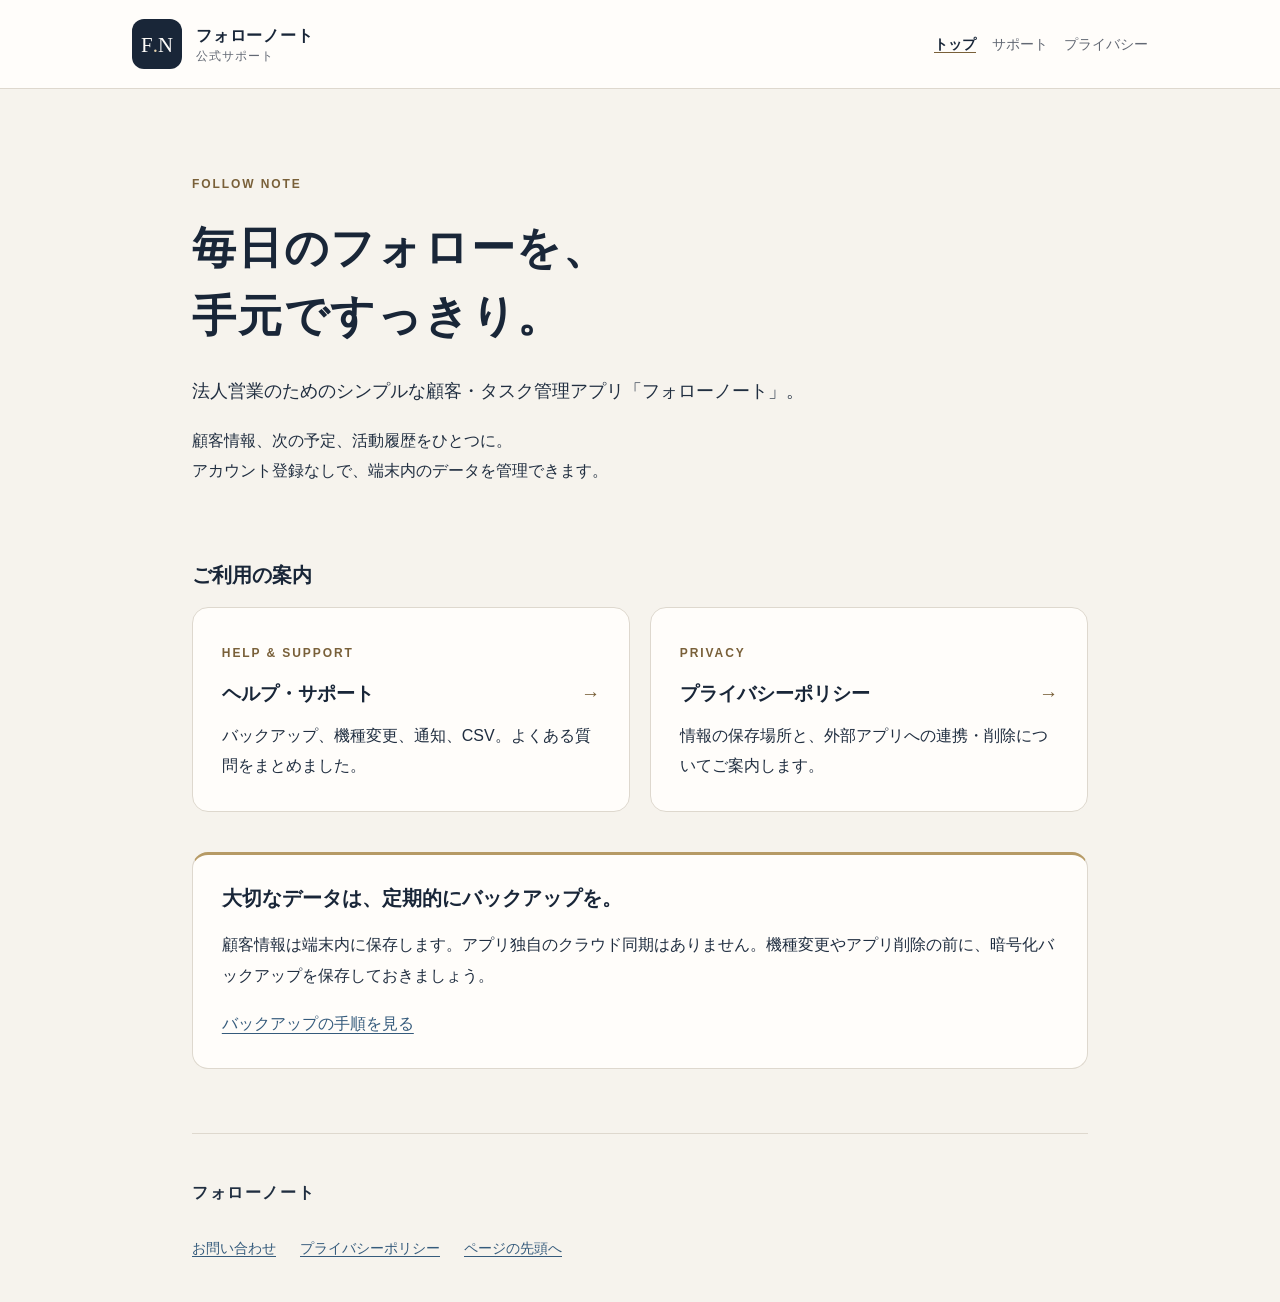
<file: index.html>
<!doctype html>
<html lang="ja">
<head>
  <meta charset="utf-8">
  <meta name="viewport" content="width=device-width, initial-scale=1">
  <meta name="description" content="法人営業のためのシンプルな顧客・タスク管理アプリ。使い方とデータの取り扱いをご案内します。">
  <meta name="referrer" content="no-referrer">
  <meta http-equiv="Content-Security-Policy" content="default-src 'none'; style-src 'self'; img-src 'self'; base-uri 'none'; form-action 'none'; object-src 'none'">
  
  <link rel="canonical" href="https://ihara00ksu-source.github.io/follow-note-pages/index.html">
  <title>フォローノート｜公式サポート・プライバシー</title>
  <link rel="stylesheet" href="style.css">
</head>
<body>
<a class="skip" href="#main">本文へ移動</a>
<header class="site-header"><div class="header-inner">
  <a class="brand" href="index.html"><span class="brand-mark" aria-hidden="true">F<span>.</span>N</span><span>フォローノート<small>公式サポート</small></span></a>
  <nav aria-label="メインナビゲーション"><a href="index.html" aria-current="page">トップ</a><a href="support.html">サポート</a><a href="privacy.html">プライバシー</a></nav>
</div></header>
<div class="page-shell">
<main id="main"><section class="hero">
  <p class="eyebrow">FOLLOW NOTE</p>
  <h1>毎日のフォローを、<br>手元ですっきり。</h1>
  <p class="lead">法人営業のためのシンプルな<br class="mobile-break">顧客・タスク管理アプリ「フォローノート」。</p>
  <p>顧客情報、次の予定、活動履歴をひとつに。<br>アカウント登録なしで、端末内のデータを管理できます。</p>
</section>
<section aria-labelledby="guide-title">
  <h2 id="guide-title">ご利用の案内</h2>
  <div class="cards">
    <a class="nav-card" href="support.html"><span class="card-kicker">HELP &amp; SUPPORT</span><h3>ヘルプ・サポート <span aria-hidden="true">→</span></h3><p>バックアップ、機種変更、通知、CSV。よくある質問をまとめました。</p></a>
    <a class="nav-card" href="privacy.html"><span class="card-kicker">PRIVACY</span><h3>プライバシーポリシー <span aria-hidden="true">→</span></h3><p>情報の保存場所と、外部アプリへの連携・削除についてご案内します。</p></a>
  </div>
</section>
<section class="note"><h2>大切なデータは、定期的にバックアップを。</h2><p>顧客情報は端末内に保存します。アプリ独自のクラウド同期はありません。機種変更やアプリ削除の前に、暗号化バックアップを保存しておきましょう。</p><a href="support.html#backup">バックアップの手順を見る</a></section>
</main>
<footer><p>フォローノート</p><nav aria-label="フッターナビゲーション"><a href="support.html#contact">お問い合わせ</a><a href="privacy.html">プライバシーポリシー</a><a href="#main">ページの先頭へ</a></nav></footer>
</div>
</body>
</html>
</file>
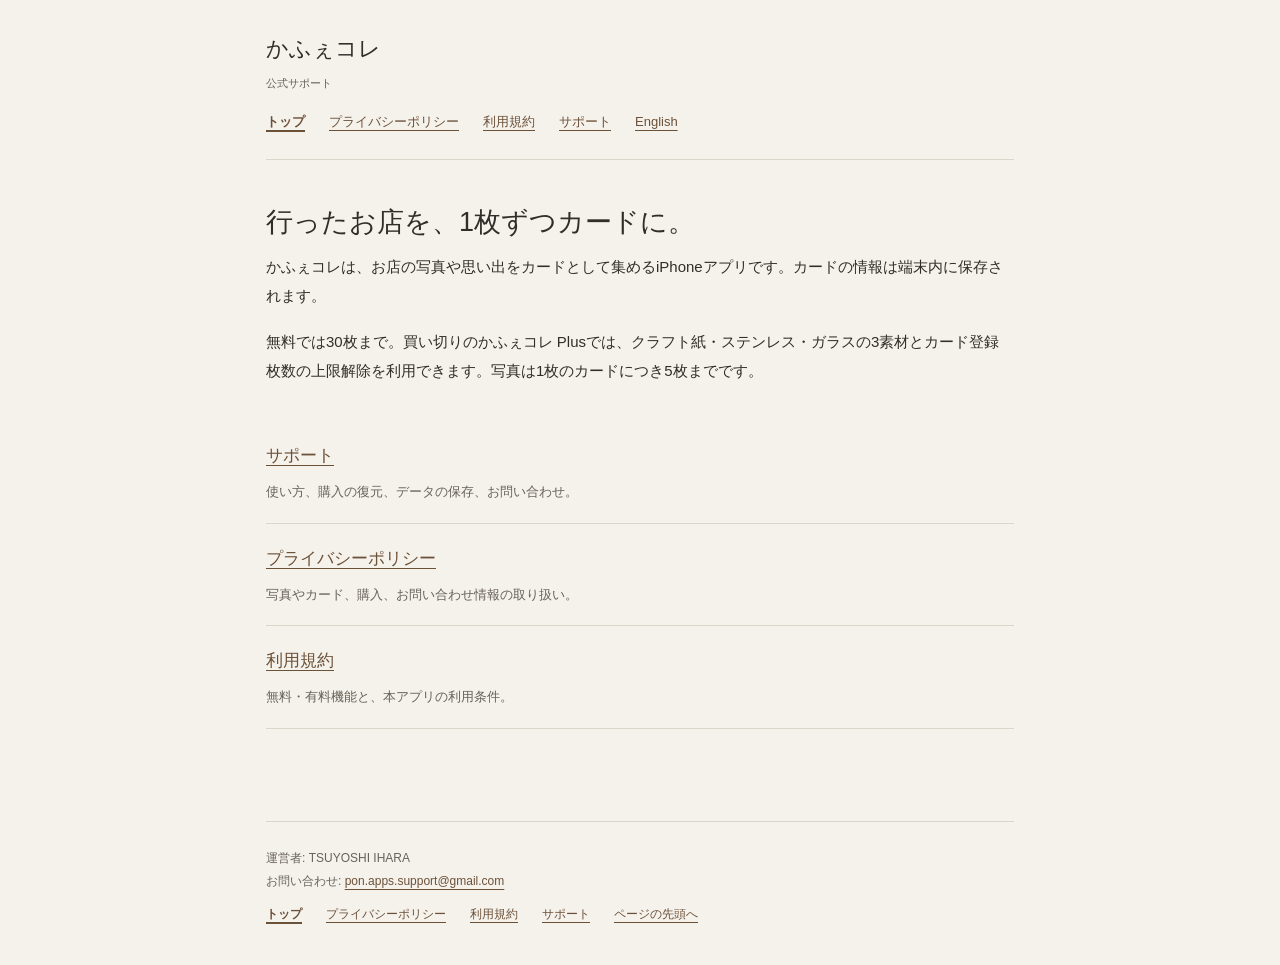
<file: cafe-collect/index.html>
<!doctype html>
<html lang="ja">
<head>
<meta charset="utf-8">
<meta name="viewport" content="width=device-width, initial-scale=1">
<meta name="referrer" content="no-referrer">
<meta http-equiv="Content-Security-Policy" content="default-src 'none'; style-src 'self'; img-src 'self'; base-uri 'none'; form-action 'none'; object-src 'none'">
<meta name="description" content="かふぇコレの公式サポート。無料・有料機能、購入の復元、端末内データの取り扱いをご案内します。">
<title>かふぇコレ｜公式サポート</title>
<link rel="stylesheet" href="style.css">
</head>
<body>
<a class="skip" href="#main">本文へ移動</a>
<div class="wrap">
<header class="header">
<a class="brand" href="index.html">かふぇコレ</a>
<p class="tag">公式サポート</p>
<nav aria-label="メインナビゲーション"><a href="index.html" aria-current="page">トップ</a><a href="privacy.html">プライバシーポリシー</a><a href="terms.html">利用規約</a><a href="support.html">サポート</a><a href="en/index.html" lang="en" hreflang="en">English</a></nav>
</header>
<main id="main"><h1>行ったお店を、1枚ずつカードに。</h1>
<div class="intro"><p>かふぇコレは、お店の写真や思い出をカードとして集めるiPhoneアプリです。カードの情報は端末内に保存されます。</p>
<p>無料では30枚まで。買い切りのかふぇコレ Plusでは、クラフト紙・ステンレス・ガラスの3素材とカード登録枚数の上限解除を利用できます。写真は1枚のカードにつき5枚までです。</p></div>
<ul class="links">
<li><a href="support.html">サポート</a><p>使い方、購入の復元、データの保存、お問い合わせ。</p></li>
<li><a href="privacy.html">プライバシーポリシー</a><p>写真やカード、購入、お問い合わせ情報の取り扱い。</p></li>
<li><a href="terms.html">利用規約</a><p>無料・有料機能と、本アプリの利用条件。</p></li>
</ul>
</main>
<footer class="footer">
<p>運営者: TSUYOSHI IHARA<br>お問い合わせ: <a href="mailto:pon.apps.support@gmail.com" rel="noreferrer">pon.apps.support@gmail.com</a></p>
<nav aria-label="フッターナビゲーション"><a href="index.html" aria-current="page">トップ</a><a href="privacy.html">プライバシーポリシー</a><a href="terms.html">利用規約</a><a href="support.html">サポート</a><a href="#main">ページの先頭へ</a></nav>
</footer>
</div>
</body>
</html>
</file>
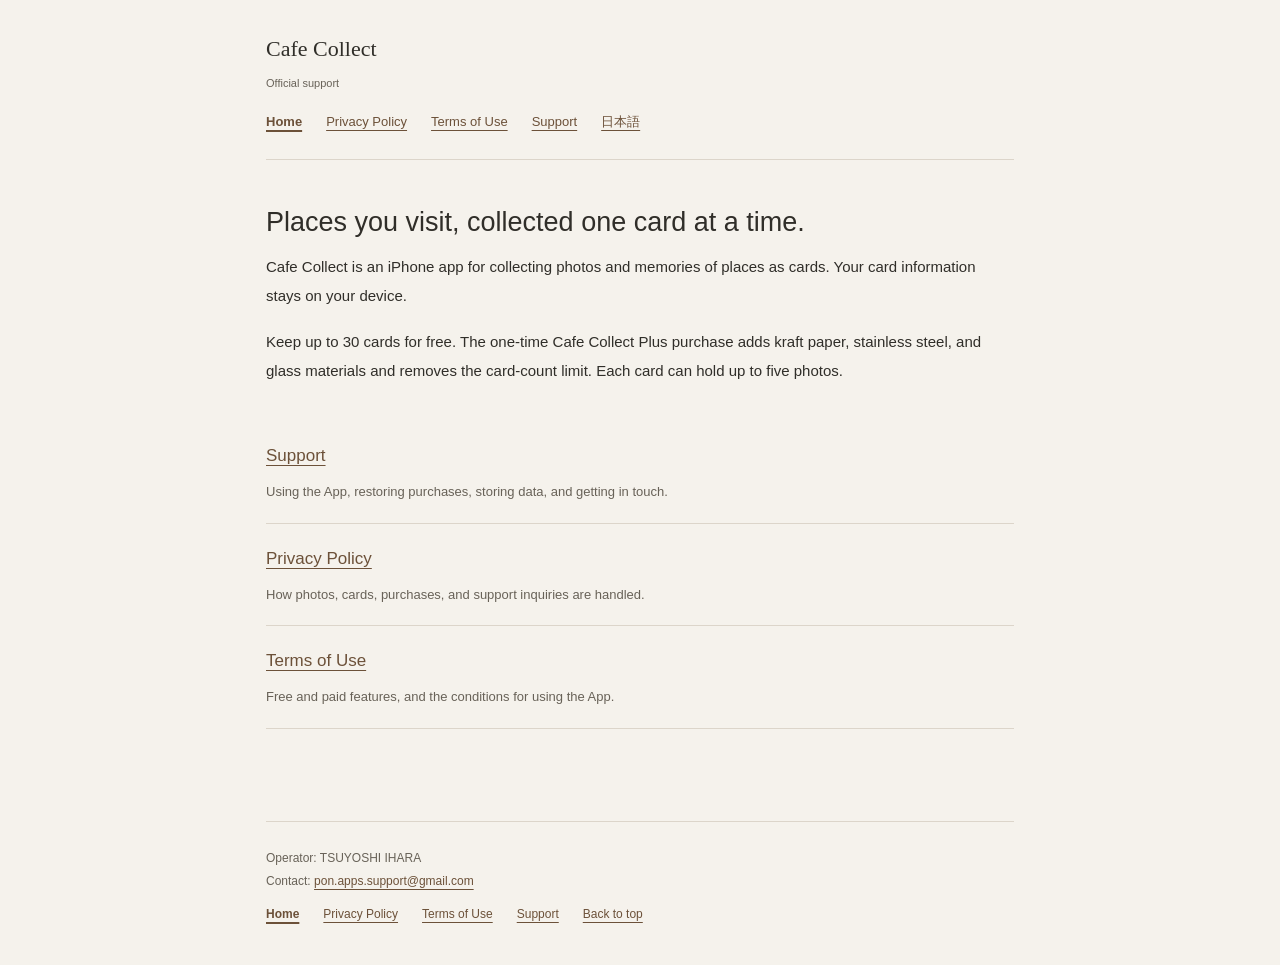
<file: cafe-collect/en/index.html>
<!doctype html>
<html lang="en">
<head>
<meta charset="utf-8">
<meta name="viewport" content="width=device-width, initial-scale=1">
<meta name="referrer" content="no-referrer">
<meta http-equiv="Content-Security-Policy" content="default-src 'none'; style-src 'self'; img-src 'self'; base-uri 'none'; form-action 'none'; object-src 'none'">
<meta name="description" content="Official support for Cafe Collect. Learn about free and paid features, restoring purchases, and on-device data.">
<title>Cafe Collect｜Official support</title>
<link rel="stylesheet" href="../style.css">
</head>
<body>
<a class="skip" href="#main">Skip to content</a>
<div class="wrap">
<header class="header">
<a class="brand" href="index.html">Cafe Collect</a>
<p class="tag">Official support</p>
<nav aria-label="Main navigation"><a href="index.html" aria-current="page">Home</a><a href="privacy.html">Privacy Policy</a><a href="terms.html">Terms of Use</a><a href="support.html">Support</a><a href="../index.html" lang="ja" hreflang="ja">日本語</a></nav>
</header>
<main id="main"><h1>Places you visit, collected one card at a time.</h1>
<div class="intro"><p>Cafe Collect is an iPhone app for collecting photos and memories of places as cards. Your card information stays on your device.</p>
<p>Keep up to 30 cards for free. The one-time Cafe Collect Plus purchase adds kraft paper, stainless steel, and glass materials and removes the card-count limit. Each card can hold up to five photos.</p></div>
<ul class="links">
<li><a href="support.html">Support</a><p>Using the App, restoring purchases, storing data, and getting in touch.</p></li>
<li><a href="privacy.html">Privacy Policy</a><p>How photos, cards, purchases, and support inquiries are handled.</p></li>
<li><a href="terms.html">Terms of Use</a><p>Free and paid features, and the conditions for using the App.</p></li>
</ul>
</main>
<footer class="footer">
<p>Operator: TSUYOSHI IHARA<br>Contact: <a href="mailto:pon.apps.support@gmail.com" rel="noreferrer">pon.apps.support@gmail.com</a></p>
<nav aria-label="Footer navigation"><a href="index.html" aria-current="page">Home</a><a href="privacy.html">Privacy Policy</a><a href="terms.html">Terms of Use</a><a href="support.html">Support</a><a href="#main">Back to top</a></nav>
</footer>
</div>
</body>
</html>
</file>
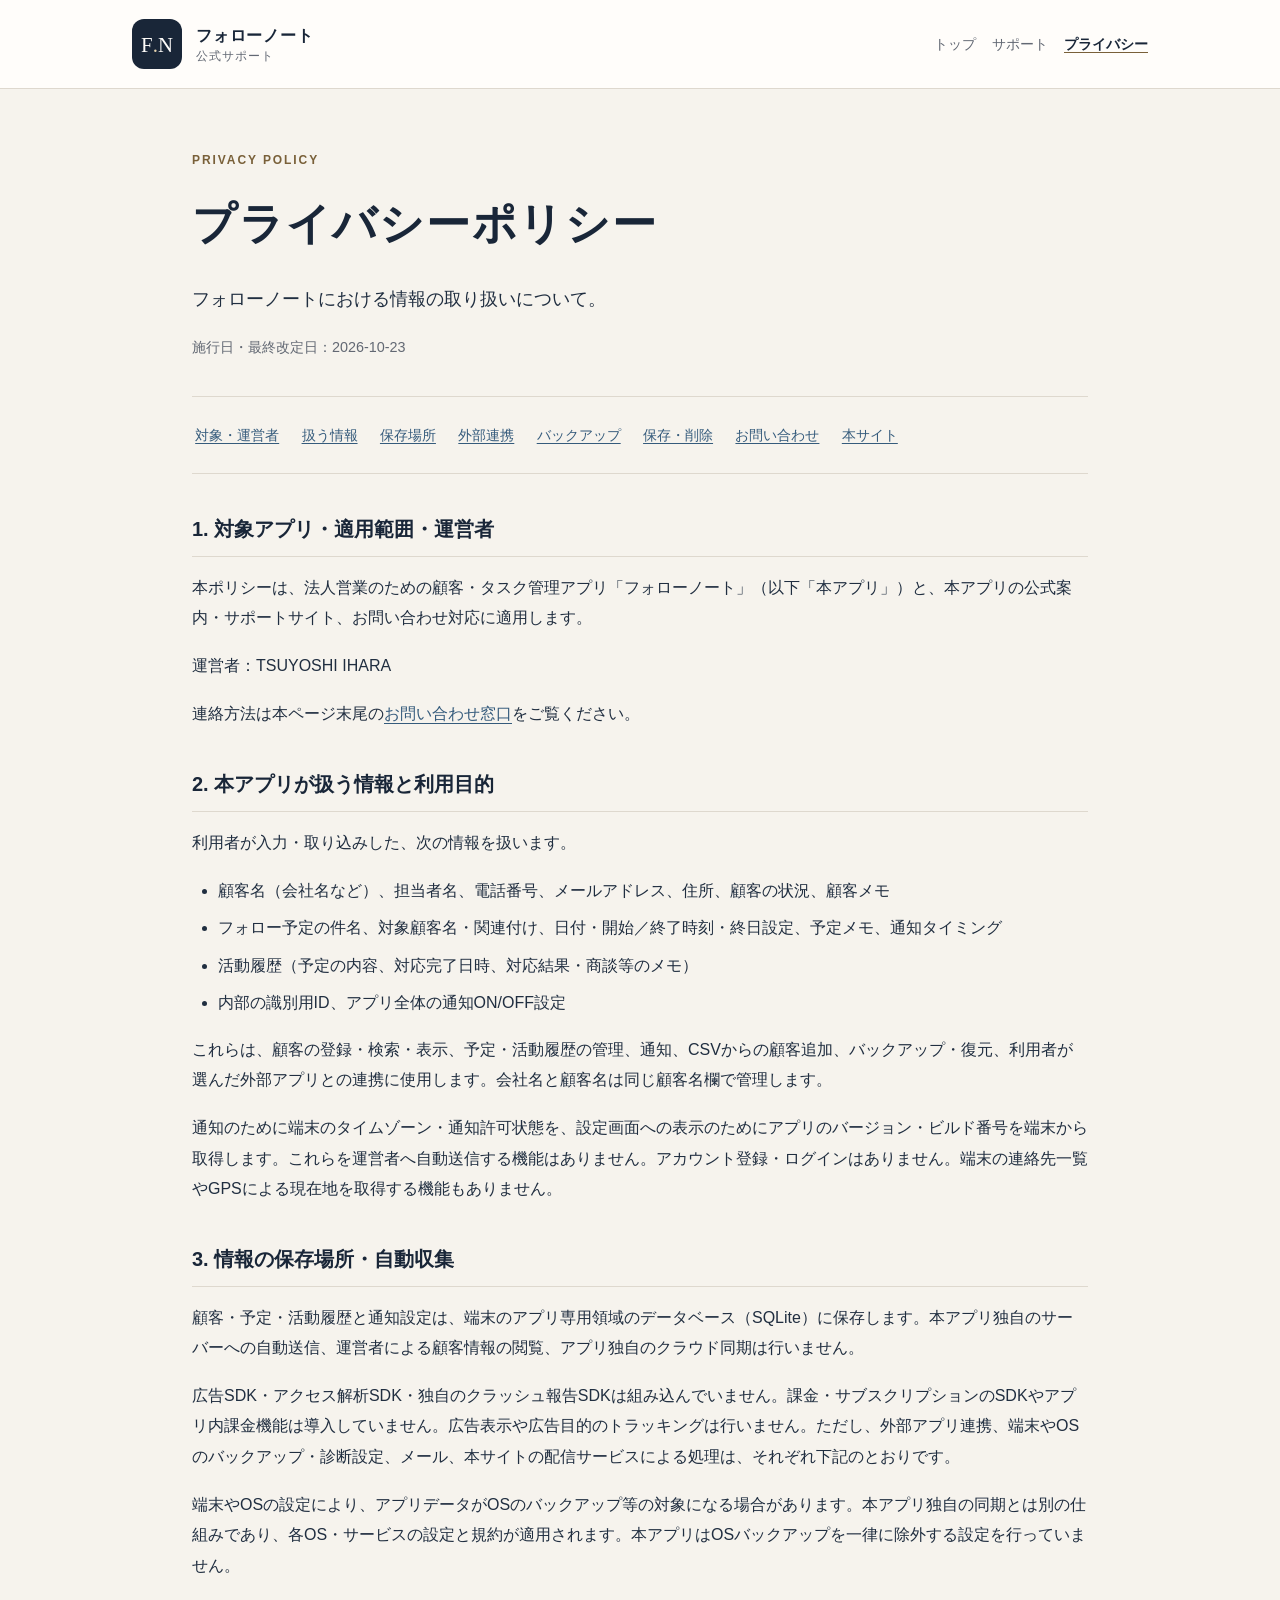
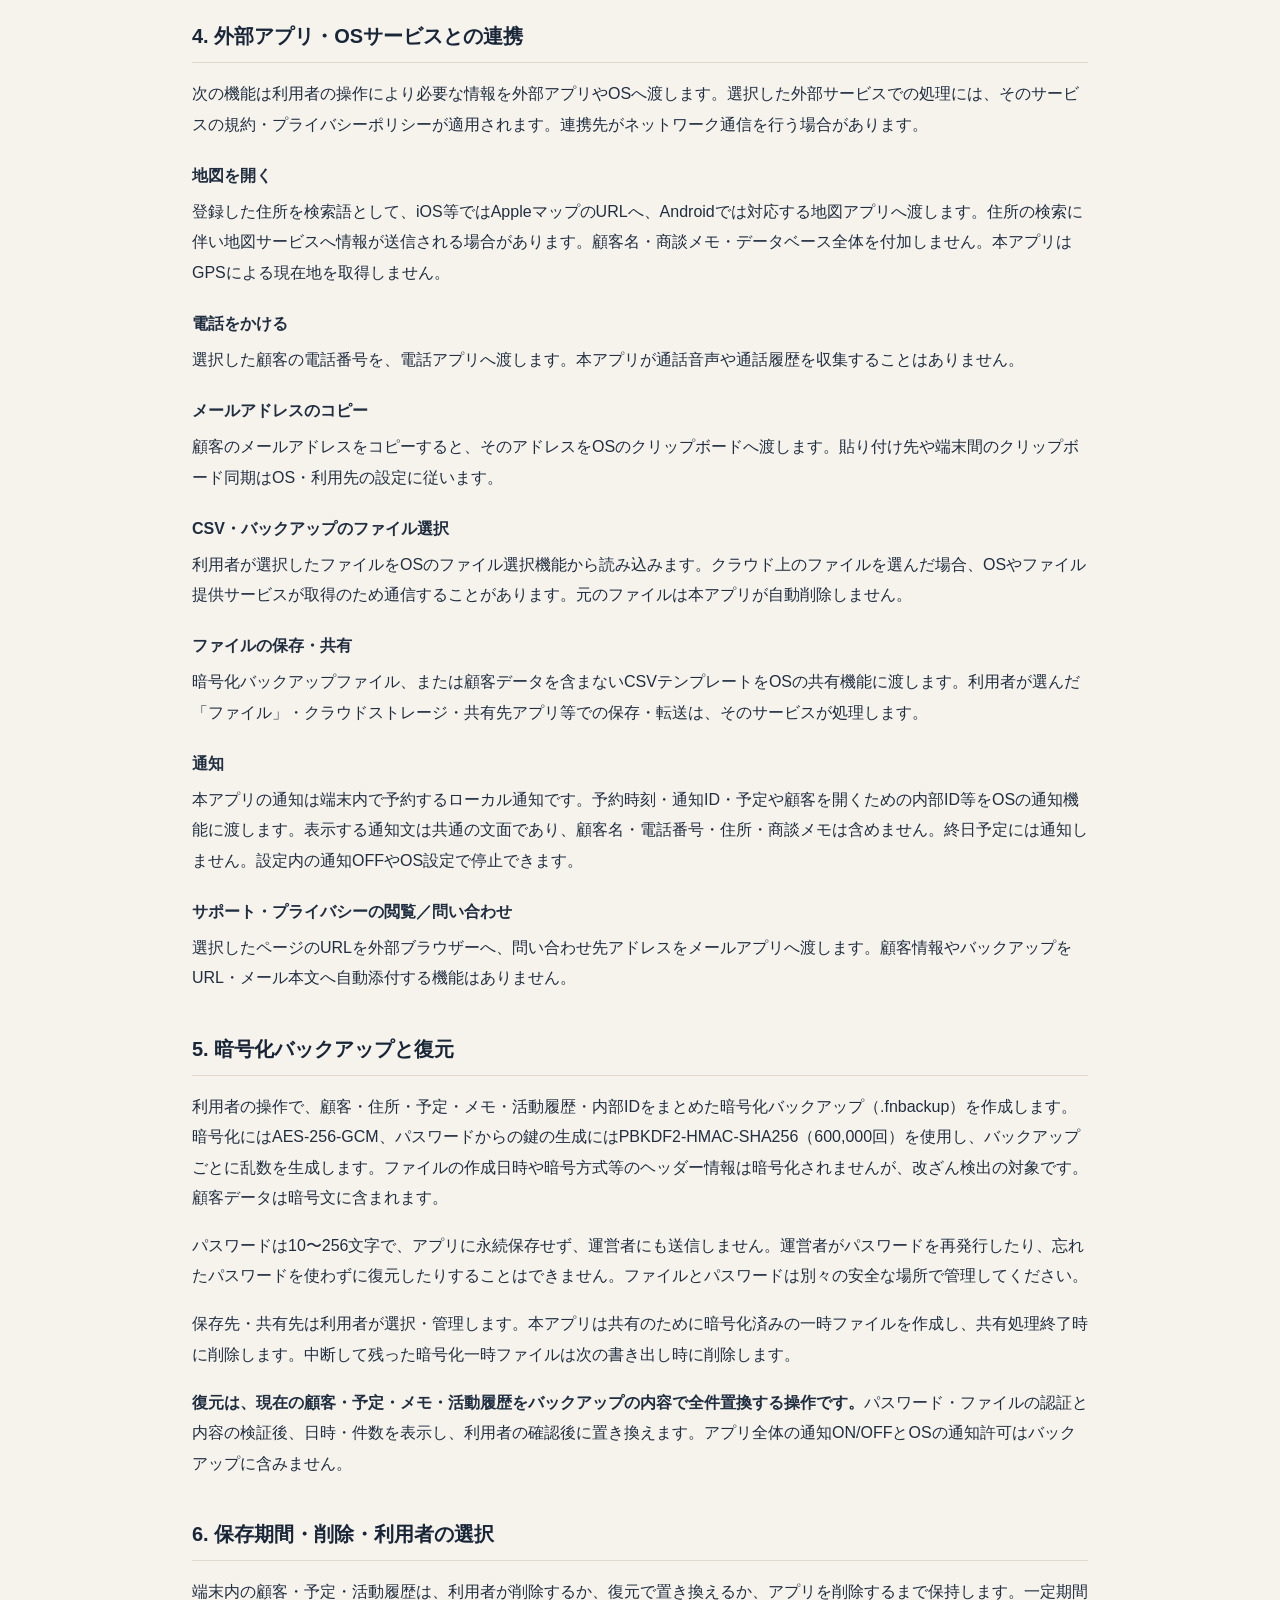
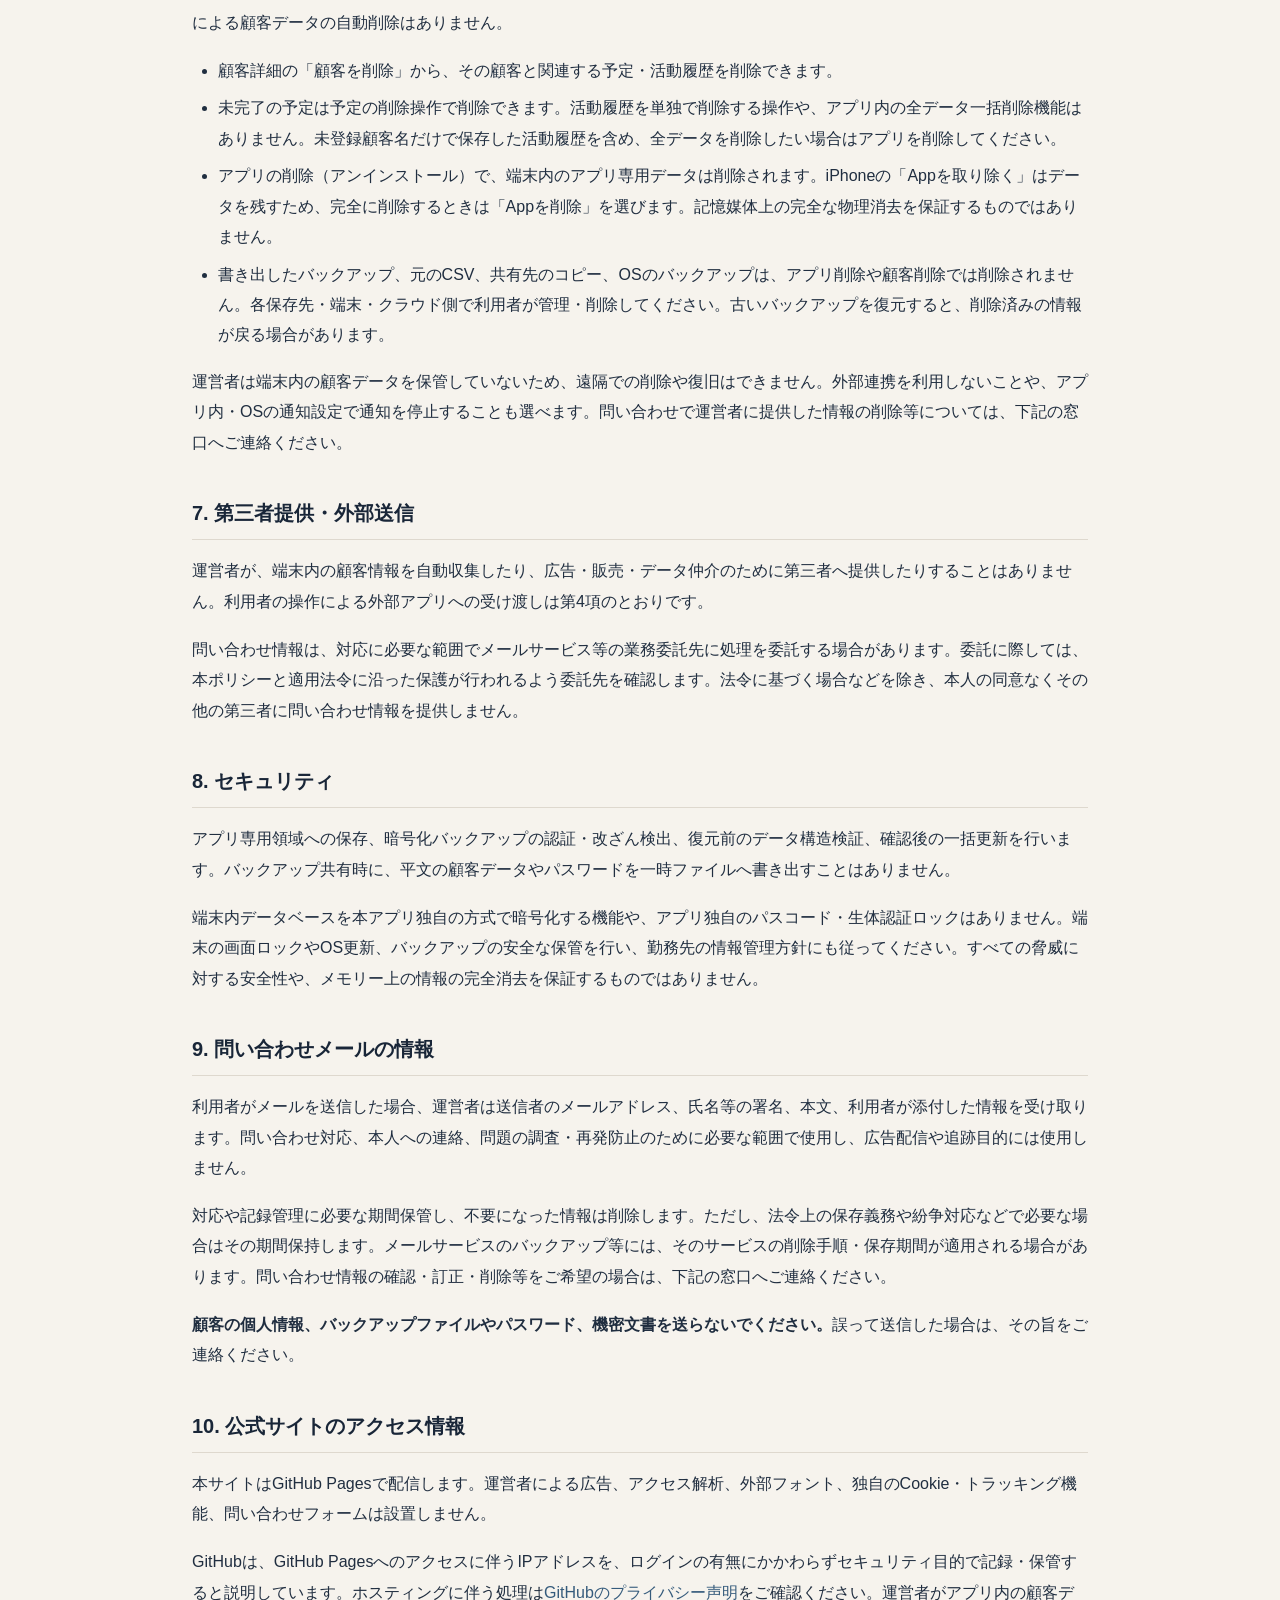
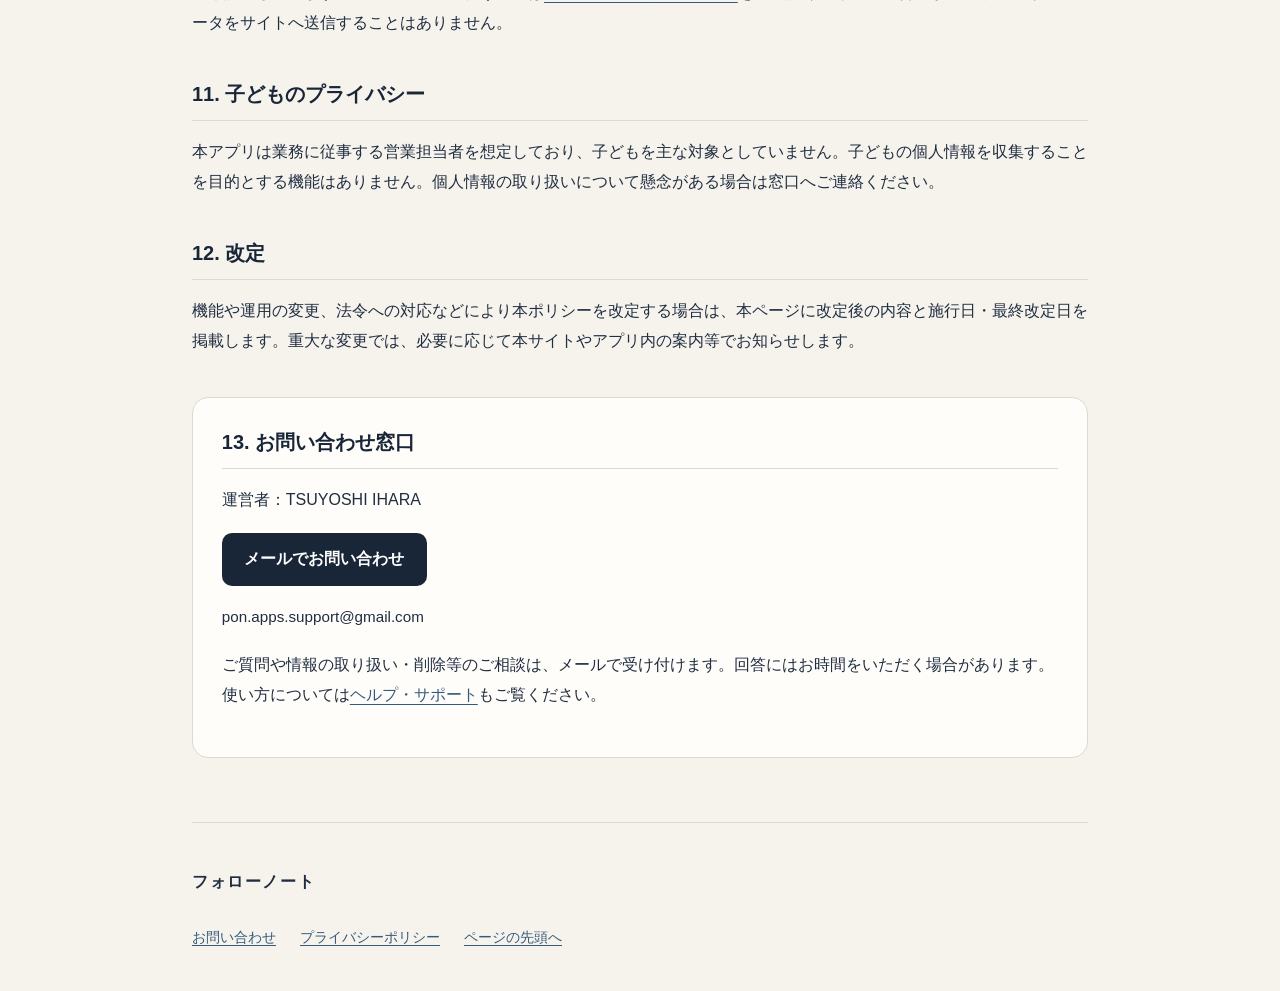
<file: privacy.html>
<!doctype html>
<html lang="ja">
<head>
  <meta charset="utf-8">
  <meta name="viewport" content="width=device-width, initial-scale=1">
  <meta name="description" content="フォローノートが扱う情報、保存・共有・バックアップ・削除についてご案内します。">
  <meta name="referrer" content="no-referrer">
  <meta http-equiv="Content-Security-Policy" content="default-src 'none'; style-src 'self'; img-src 'self'; base-uri 'none'; form-action 'none'; object-src 'none'">
  
  <link rel="canonical" href="https://ihara00ksu-source.github.io/follow-note-pages/privacy.html">
  <title>フォローノート｜プライバシーポリシー</title>
  <link rel="stylesheet" href="style.css">
</head>
<body>
<a class="skip" href="#main">本文へ移動</a>
<header class="site-header"><div class="header-inner">
  <a class="brand" href="index.html"><span class="brand-mark" aria-hidden="true">F<span>.</span>N</span><span>フォローノート<small>公式サポート</small></span></a>
  <nav aria-label="メインナビゲーション"><a href="index.html">トップ</a><a href="support.html">サポート</a><a href="privacy.html" aria-current="page">プライバシー</a></nav>
</div></header>
<div class="page-shell">
<main id="main"><section class="page-intro"><p class="eyebrow">PRIVACY POLICY</p><h1>プライバシーポリシー</h1><p class="lead">フォローノートにおける情報の取り扱いについて。</p><p class="muted">施行日・最終改定日：2026-10-23</p></section>
<nav class="contents" aria-label="プライバシーポリシーの目次"><a href="#scope">対象・運営者</a><a href="#data">扱う情報</a><a href="#storage">保存場所</a><a href="#external">外部連携</a><a href="#backup">バックアップ</a><a href="#deletion">保存・削除</a><a href="#inquiries">お問い合わせ</a><a href="#website">本サイト</a></nav>
<article class="policy">
<section id="scope"><h2>1. 対象アプリ・適用範囲・運営者</h2><p>本ポリシーは、法人営業のための顧客・タスク管理アプリ「フォローノート」（以下「本アプリ」）と、本アプリの公式案内・サポートサイト、お問い合わせ対応に適用します。</p><p>運営者：TSUYOSHI IHARA</p><p>連絡方法は本ページ末尾の<a href="#contact">お問い合わせ窓口</a>をご覧ください。</p></section>
<section id="data"><h2>2. 本アプリが扱う情報と利用目的</h2><p>利用者が入力・取り込みした、次の情報を扱います。</p><ul><li>顧客名（会社名など）、担当者名、電話番号、メールアドレス、住所、顧客の状況、顧客メモ</li><li>フォロー予定の件名、対象顧客名・関連付け、日付・開始／終了時刻・終日設定、予定メモ、通知タイミング</li><li>活動履歴（予定の内容、対応完了日時、対応結果・商談等のメモ）</li><li>内部の識別用ID、アプリ全体の通知ON/OFF設定</li></ul><p>これらは、顧客の登録・検索・表示、予定・活動履歴の管理、通知、CSVからの顧客追加、バックアップ・復元、利用者が選んだ外部アプリとの連携に使用します。会社名と顧客名は同じ顧客名欄で管理します。</p><p>通知のために端末のタイムゾーン・通知許可状態を、設定画面への表示のためにアプリのバージョン・ビルド番号を端末から取得します。これらを運営者へ自動送信する機能はありません。アカウント登録・ログインはありません。端末の連絡先一覧やGPSによる現在地を取得する機能もありません。</p></section>
<section id="storage"><h2>3. 情報の保存場所・自動収集</h2><p>顧客・予定・活動履歴と通知設定は、端末のアプリ専用領域のデータベース（SQLite）に保存します。本アプリ独自のサーバーへの自動送信、運営者による顧客情報の閲覧、アプリ独自のクラウド同期は行いません。</p><p>広告SDK・アクセス解析SDK・独自のクラッシュ報告SDKは組み込んでいません。課金・サブスクリプションのSDKやアプリ内課金機能は導入していません。広告表示や広告目的のトラッキングは行いません。ただし、外部アプリ連携、端末やOSのバックアップ・診断設定、メール、本サイトの配信サービスによる処理は、それぞれ下記のとおりです。</p><p>端末やOSの設定により、アプリデータがOSのバックアップ等の対象になる場合があります。本アプリ独自の同期とは別の仕組みであり、各OS・サービスの設定と規約が適用されます。本アプリはOSバックアップを一律に除外する設定を行っていません。</p></section>
<section id="external"><h2>4. 外部アプリ・OSサービスとの連携</h2><p>次の機能は利用者の操作により必要な情報を外部アプリやOSへ渡します。選択した外部サービスでの処理には、そのサービスの規約・プライバシーポリシーが適用されます。連携先がネットワーク通信を行う場合があります。</p><dl><dt>地図を開く</dt><dd>登録した住所を検索語として、iOS等ではAppleマップのURLへ、Androidでは対応する地図アプリへ渡します。住所の検索に伴い地図サービスへ情報が送信される場合があります。顧客名・商談メモ・データベース全体を付加しません。本アプリはGPSによる現在地を取得しません。</dd><dt>電話をかける</dt><dd>選択した顧客の電話番号を、電話アプリへ渡します。本アプリが通話音声や通話履歴を収集することはありません。</dd><dt>メールアドレスのコピー</dt><dd>顧客のメールアドレスをコピーすると、そのアドレスをOSのクリップボードへ渡します。貼り付け先や端末間のクリップボード同期はOS・利用先の設定に従います。</dd><dt>CSV・バックアップのファイル選択</dt><dd>利用者が選択したファイルをOSのファイル選択機能から読み込みます。クラウド上のファイルを選んだ場合、OSやファイル提供サービスが取得のため通信することがあります。元のファイルは本アプリが自動削除しません。</dd><dt>ファイルの保存・共有</dt><dd>暗号化バックアップファイル、または顧客データを含まないCSVテンプレートをOSの共有機能に渡します。利用者が選んだ「ファイル」・クラウドストレージ・共有先アプリ等での保存・転送は、そのサービスが処理します。</dd><dt>通知</dt><dd>本アプリの通知は端末内で予約するローカル通知です。予約時刻・通知ID・予定や顧客を開くための内部ID等をOSの通知機能に渡します。表示する通知文は共通の文面であり、顧客名・電話番号・住所・商談メモは含めません。終日予定には通知しません。設定内の通知OFFやOS設定で停止できます。</dd><dt>サポート・プライバシーの閲覧／問い合わせ</dt><dd>選択したページのURLを外部ブラウザーへ、問い合わせ先アドレスをメールアプリへ渡します。顧客情報やバックアップをURL・メール本文へ自動添付する機能はありません。</dd></dl></section>
<section id="backup"><h2>5. 暗号化バックアップと復元</h2><p>利用者の操作で、顧客・住所・予定・メモ・活動履歴・内部IDをまとめた暗号化バックアップ（.fnbackup）を作成します。暗号化にはAES-256-GCM、パスワードからの鍵の生成にはPBKDF2-HMAC-SHA256（600,000回）を使用し、バックアップごとに乱数を生成します。ファイルの作成日時や暗号方式等のヘッダー情報は暗号化されませんが、改ざん検出の対象です。顧客データは暗号文に含まれます。</p><p>パスワードは10〜256文字で、アプリに永続保存せず、運営者にも送信しません。運営者がパスワードを再発行したり、忘れたパスワードを使わずに復元したりすることはできません。ファイルとパスワードは別々の安全な場所で管理してください。</p><p>保存先・共有先は利用者が選択・管理します。本アプリは共有のために暗号化済みの一時ファイルを作成し、共有処理終了時に削除します。中断して残った暗号化一時ファイルは次の書き出し時に削除します。</p><p><strong>復元は、現在の顧客・予定・メモ・活動履歴をバックアップの内容で全件置換する操作です。</strong>パスワード・ファイルの認証と内容の検証後、日時・件数を表示し、利用者の確認後に置き換えます。アプリ全体の通知ON/OFFとOSの通知許可はバックアップに含みません。</p></section>
<section id="deletion"><h2>6. 保存期間・削除・利用者の選択</h2><p>端末内の顧客・予定・活動履歴は、利用者が削除するか、復元で置き換えるか、アプリを削除するまで保持します。一定期間による顧客データの自動削除はありません。</p><ul><li>顧客詳細の「顧客を削除」から、その顧客と関連する予定・活動履歴を削除できます。</li><li>未完了の予定は予定の削除操作で削除できます。活動履歴を単独で削除する操作や、アプリ内の全データ一括削除機能はありません。未登録顧客名だけで保存した活動履歴を含め、全データを削除したい場合はアプリを削除してください。</li><li>アプリの削除（アンインストール）で、端末内のアプリ専用データは削除されます。iPhoneの「Appを取り除く」はデータを残すため、完全に削除するときは「Appを削除」を選びます。記憶媒体上の完全な物理消去を保証するものではありません。</li><li>書き出したバックアップ、元のCSV、共有先のコピー、OSのバックアップは、アプリ削除や顧客削除では削除されません。各保存先・端末・クラウド側で利用者が管理・削除してください。古いバックアップを復元すると、削除済みの情報が戻る場合があります。</li></ul><p>運営者は端末内の顧客データを保管していないため、遠隔での削除や復旧はできません。外部連携を利用しないことや、アプリ内・OSの通知設定で通知を停止することも選べます。問い合わせで運営者に提供した情報の削除等については、下記の窓口へご連絡ください。</p></section>
<section id="sharing"><h2>7. 第三者提供・外部送信</h2><p>運営者が、端末内の顧客情報を自動収集したり、広告・販売・データ仲介のために第三者へ提供したりすることはありません。利用者の操作による外部アプリへの受け渡しは第4項のとおりです。</p><p>問い合わせ情報は、対応に必要な範囲でメールサービス等の業務委託先に処理を委託する場合があります。委託に際しては、本ポリシーと適用法令に沿った保護が行われるよう委託先を確認します。法令に基づく場合などを除き、本人の同意なくその他の第三者に問い合わせ情報を提供しません。</p></section>
<section id="security"><h2>8. セキュリティ</h2><p>アプリ専用領域への保存、暗号化バックアップの認証・改ざん検出、復元前のデータ構造検証、確認後の一括更新を行います。バックアップ共有時に、平文の顧客データやパスワードを一時ファイルへ書き出すことはありません。</p><p>端末内データベースを本アプリ独自の方式で暗号化する機能や、アプリ独自のパスコード・生体認証ロックはありません。端末の画面ロックやOS更新、バックアップの安全な保管を行い、勤務先の情報管理方針にも従ってください。すべての脅威に対する安全性や、メモリー上の情報の完全消去を保証するものではありません。</p></section>
<section id="inquiries"><h2>9. 問い合わせメールの情報</h2><p>利用者がメールを送信した場合、運営者は送信者のメールアドレス、氏名等の署名、本文、利用者が添付した情報を受け取ります。問い合わせ対応、本人への連絡、問題の調査・再発防止のために必要な範囲で使用し、広告配信や追跡目的には使用しません。</p><p>対応や記録管理に必要な期間保管し、不要になった情報は削除します。ただし、法令上の保存義務や紛争対応などで必要な場合はその期間保持します。メールサービスのバックアップ等には、そのサービスの削除手順・保存期間が適用される場合があります。問い合わせ情報の確認・訂正・削除等をご希望の場合は、下記の窓口へご連絡ください。</p><p><strong>顧客の個人情報、バックアップファイルやパスワード、機密文書を送らないでください。</strong>誤って送信した場合は、その旨をご連絡ください。</p></section>
<section id="website"><h2>10. 公式サイトのアクセス情報</h2><p>本サイトはGitHub Pagesで配信します。運営者による広告、アクセス解析、外部フォント、独自のCookie・トラッキング機能、問い合わせフォームは設置しません。</p><p>GitHubは、GitHub Pagesへのアクセスに伴うIPアドレスを、ログインの有無にかかわらずセキュリティ目的で記録・保管すると説明しています。ホスティングに伴う処理は<a href="https://docs.github.com/en/site-policy/privacy-policies/github-general-privacy-statement" rel="noreferrer">GitHubのプライバシー声明</a>をご確認ください。運営者がアプリ内の顧客データをサイトへ送信することはありません。</p></section>
<section id="children"><h2>11. 子どものプライバシー</h2><p>本アプリは業務に従事する営業担当者を想定しており、子どもを主な対象としていません。子どもの個人情報を収集することを目的とする機能はありません。個人情報の取り扱いについて懸念がある場合は窓口へご連絡ください。</p></section>
<section id="changes"><h2>12. 改定</h2><p>機能や運用の変更、法令への対応などにより本ポリシーを改定する場合は、本ページに改定後の内容と施行日・最終改定日を掲載します。重大な変更では、必要に応じて本サイトやアプリ内の案内等でお知らせします。</p></section>
<section id="contact" class="contact"><h2>13. お問い合わせ窓口</h2><p>運営者：TSUYOSHI IHARA</p><p><a class="button" href="mailto:pon.apps.support@gmail.com">メールでお問い合わせ</a></p><p class="address">pon.apps.support@gmail.com</p><p>ご質問や情報の取り扱い・削除等のご相談は、メールで受け付けます。回答にはお時間をいただく場合があります。使い方については<a href="support.html">ヘルプ・サポート</a>もご覧ください。</p></section>
</article>
</main>
<footer><p>フォローノート</p><nav aria-label="フッターナビゲーション"><a href="support.html#contact">お問い合わせ</a><a href="privacy.html">プライバシーポリシー</a><a href="#main">ページの先頭へ</a></nav></footer>
</div>
</body>
</html>
</file>
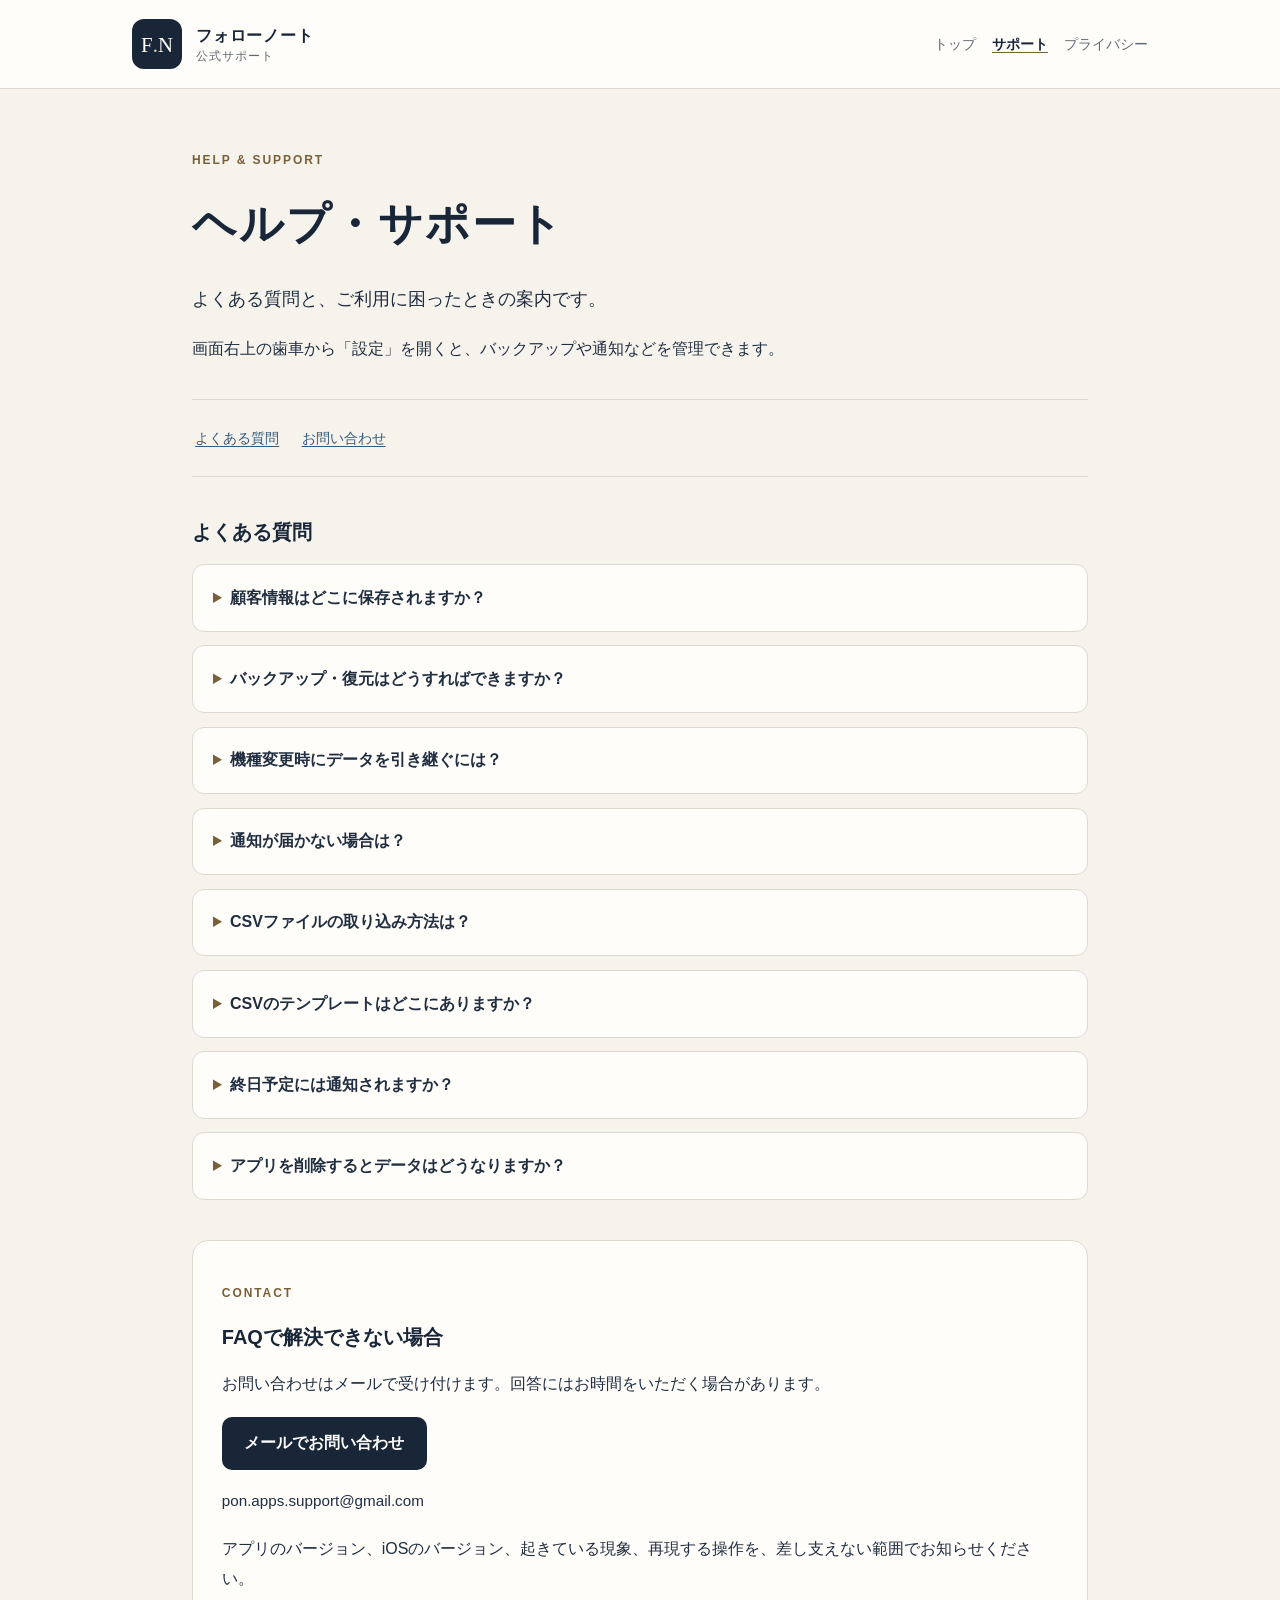
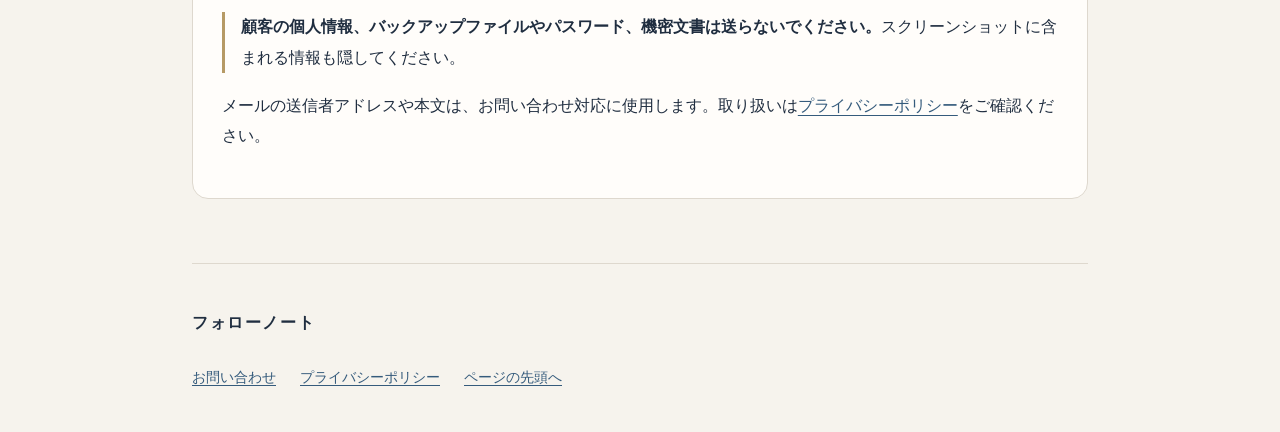
<file: support.html>
<!doctype html>
<html lang="ja">
<head>
  <meta charset="utf-8">
  <meta name="viewport" content="width=device-width, initial-scale=1">
  <meta name="description" content="バックアップ・復元、機種変更、通知、CSVのよくある質問とお問い合わせ。">
  <meta name="referrer" content="no-referrer">
  <meta http-equiv="Content-Security-Policy" content="default-src 'none'; style-src 'self'; img-src 'self'; base-uri 'none'; form-action 'none'; object-src 'none'">
  
  <link rel="canonical" href="https://ihara00ksu-source.github.io/follow-note-pages/support.html">
  <title>フォローノート｜ヘルプ・サポート</title>
  <link rel="stylesheet" href="style.css">
</head>
<body>
<a class="skip" href="#main">本文へ移動</a>
<header class="site-header"><div class="header-inner">
  <a class="brand" href="index.html"><span class="brand-mark" aria-hidden="true">F<span>.</span>N</span><span>フォローノート<small>公式サポート</small></span></a>
  <nav aria-label="メインナビゲーション"><a href="index.html">トップ</a><a href="support.html" aria-current="page">サポート</a><a href="privacy.html">プライバシー</a></nav>
</div></header>
<div class="page-shell">
<main id="main"><section class="page-intro"><p class="eyebrow">HELP &amp; SUPPORT</p><h1>ヘルプ・サポート</h1><p class="lead">よくある質問と、ご利用に困ったときの案内です。</p><p>画面右上の歯車から「設定」を開くと、バックアップや通知などを管理できます。</p></section>
<nav class="contents" aria-label="サポートページの目次"><a href="#faq">よくある質問</a><a href="#contact">お問い合わせ</a></nav>
<section id="faq" aria-labelledby="faq-title"><h2 id="faq-title">よくある質問</h2>
<details id="storage"><summary>顧客情報はどこに保存されますか？</summary><div class="answer"><p>この端末のアプリ専用領域に保存します。アプリ独自のサーバーへの自動送信や、端末間のクラウド同期はありません。アカウント登録やログインも不要です。</p><p>地図・電話・バックアップ共有などを操作すると、必要な情報を外部アプリやOSへ渡します。詳しくは<a href="privacy.html#external">外部サービスとの連携</a>をご覧ください。端末やOSのバックアップ設定が適用される場合もあります。</p></div></details>
<details id="backup"><summary>バックアップ・復元はどうすればできますか？</summary><div class="answer"><ol><li>「設定」→「バックアップ・復元」→「データのバックアップ」を選びます。</li><li>10〜256文字のパスワードを入力・再入力します。</li><li>共有画面で、iPhoneでは「ファイルに保存」など、保存先を選びます。保存先に拡張子「.fnbackup」のファイルがあるか確認してください。</li></ol><p>復元は同じ画面の「データを復元」からファイルを選び、作成時のパスワードを入力します。日時・件数を確認し、「置き換えて復元する」を選んでください。</p><p><strong>復元すると、現在の顧客・予定・メモ・活動履歴がすべて置き換わります。</strong>現在のデータも先にバックアップしてください。パスワードはアプリに保存されず、忘れると復元できません。ファイルとは別の安全な場所で保管してください。</p><p>共有画面を閉じただけでは、保存が完了していない場合があります。バックアップは自動では作成されません。</p></div></details>
<details id="transfer"><summary>機種変更時にデータを引き継ぐには？</summary><div class="answer"><ol><li>旧端末で暗号化バックアップを作成し、「ファイル」などへ保存します。</li><li>保存したファイルを、安全な方法で新端末へ移します。</li><li>新端末に同じ版または対応する新しい版のアプリを入れ、ファイルと同じパスワードで復元します。</li><li>顧客・予定・活動履歴と、新端末の通知設定を確認します。</li></ol><p>OSの通知許可とアプリ全体の通知ON/OFFはバックアップに含まれません。復元先の設定を確認してください。Ver.5で作成したバックアップは、旧Ver.2〜4のアプリでは復元できません。引き継ぎ完了を確認するまで旧端末のデータは残してください。</p></div></details>
<details id="notifications"><summary>通知が届かない場合は？</summary><div class="answer"><ul><li>アプリの「設定」内の「プッシュ通知」と、端末側のフォローノートの通知許可を確認してください。Androidでは必要に応じて正確な時刻の許可も確認します。</li><li>時刻指定の予定で「予定時刻」「10分前」「30分前」の選択を確認してください。終日予定には通知しません。</li><li>通知する時刻がすでに過ぎた予定は予約しません。予定の開始前でも「10分前」などの通知時刻を過ぎていれば対象外です。</li><li>集中モード、省電力設定、通知チャンネルの設定なども確認してください。</li></ul><p>通知は近い60件までを予約します。61件目以降は、アプリの起動・復帰や予定保存などで補充されるまで通知されません。アプリを開いて予定を確認し、設定に「再試行」が表示される場合は実行してください。</p><p>画面上の名前は「プッシュ通知」ですが、仕組みは端末内で予約する通知です。通知の到着時刻を保証するものではありません。</p></div></details>
<details id="csv"><summary>CSVファイルの取り込み方法は？</summary><div class="answer"><ol><li>「設定」→「CSVから顧客を取り込む」（または顧客一覧の同じ項目）を開きます。</li><li>文字コードを選び、「CSVファイルを選択」からファイルを開きます。Excelでは「CSV UTF-8（コンマ区切り）」がおすすめです。iPhone・AndroidではCP932も選べます。</li><li>CSVの列と顧客項目の対応を確認し、「内容をプレビュー」を選びます。</li><li>エラーや重複候補を確認し、追加する行を選んで取り込みを確定します。</li></ol><p>1行目は見出し、顧客名は必須です。上限は5MB・5,000件・64列です。重複候補は最初は除外されますが、自分で選ぶこともできます。既存の顧客は上書き・統合されず、新しい顧客として追加します。予定・活動履歴の復元には暗号化バックアップを使ってください。</p><p>電話番号の先頭の0が消えないよう、Excelでは電話番号列を文字列として扱ってください。取り込み元のCSVは削除されません。不要なファイルは自分で管理・削除してください。</p></div></details>
<details id="template"><summary>CSVのテンプレートはどこにありますか？</summary><div class="answer"><p>「CSVから顧客を取り込む」画面の「CSVテンプレートをダウンロード」から保存・共有できます。iPhoneでは共有画面の「ファイルに保存」などを選び、保存先を確認してください。</p><p>テンプレートは「顧客名・担当者名・電話番号・メールアドレス・住所・顧客の状況・顧客メモ」の見出し7列だけのファイルです。データを入力してから取り込んでください。顧客名以外は任意です。状況は「新規・既存・その他」から選べ、空欄は「新規」として扱います。</p><p>画面内の「入力例・項目の説明を見る」も確認できます。テンプレートは端末内で作成し、顧客データを含みません。</p></div></details>
<details id="all-day"><summary>終日予定には通知されますか？</summary><div class="answer"><p>終日予定には通知しません。通常の予定を終日に変えると、その予定の予約済み・表示中の通知も取り消します。通知を利用する場合は時刻指定の予定にしてください。</p></div></details>
<details id="delete"><summary>アプリを削除するとデータはどうなりますか？</summary><div class="answer"><p>アプリを削除（アンインストール）すると、端末内のアプリ専用データは削除されます。運営者のサーバーには顧客情報を保管していないため、運営者から復旧することはできません。</p><p>iPhoneの「Appを取り除く」は、データを残す操作です。完全に削除する場合は「Appを削除」を選んでください。OSのバックアップや、別途保存・共有したバックアップ・CSVは別に管理されます。必要に応じて保存先やクラウド側でも削除してください。</p><p>顧客単位で削除する場合は、顧客詳細の「顧客を削除」を選びます。その顧客に関連する予定・活動履歴も削除されます。削除は取り消せません。</p></div></details>
</section>
<section id="contact" class="contact" aria-labelledby="contact-title"><p class="eyebrow">CONTACT</p><h2 id="contact-title">FAQで解決できない場合</h2><p>お問い合わせはメールで受け付けます。回答にはお時間をいただく場合があります。</p><p><a class="button" href="mailto:pon.apps.support@gmail.com">メールでお問い合わせ</a></p><p class="address">pon.apps.support@gmail.com</p><p>アプリのバージョン、iOSのバージョン、起きている現象、再現する操作を、差し支えない範囲でお知らせください。</p><p class="warning"><strong>顧客の個人情報、バックアップファイルやパスワード、機密文書は送らないでください。</strong>スクリーンショットに含まれる情報も隠してください。</p><p>メールの送信者アドレスや本文は、お問い合わせ対応に使用します。取り扱いは<a href="privacy.html#inquiries">プライバシーポリシー</a>をご確認ください。</p></section>
</main>
<footer><p>フォローノート</p><nav aria-label="フッターナビゲーション"><a href="support.html#contact">お問い合わせ</a><a href="privacy.html">プライバシーポリシー</a><a href="#main">ページの先頭へ</a></nav></footer>
</div>
</body>
</html>
</file>
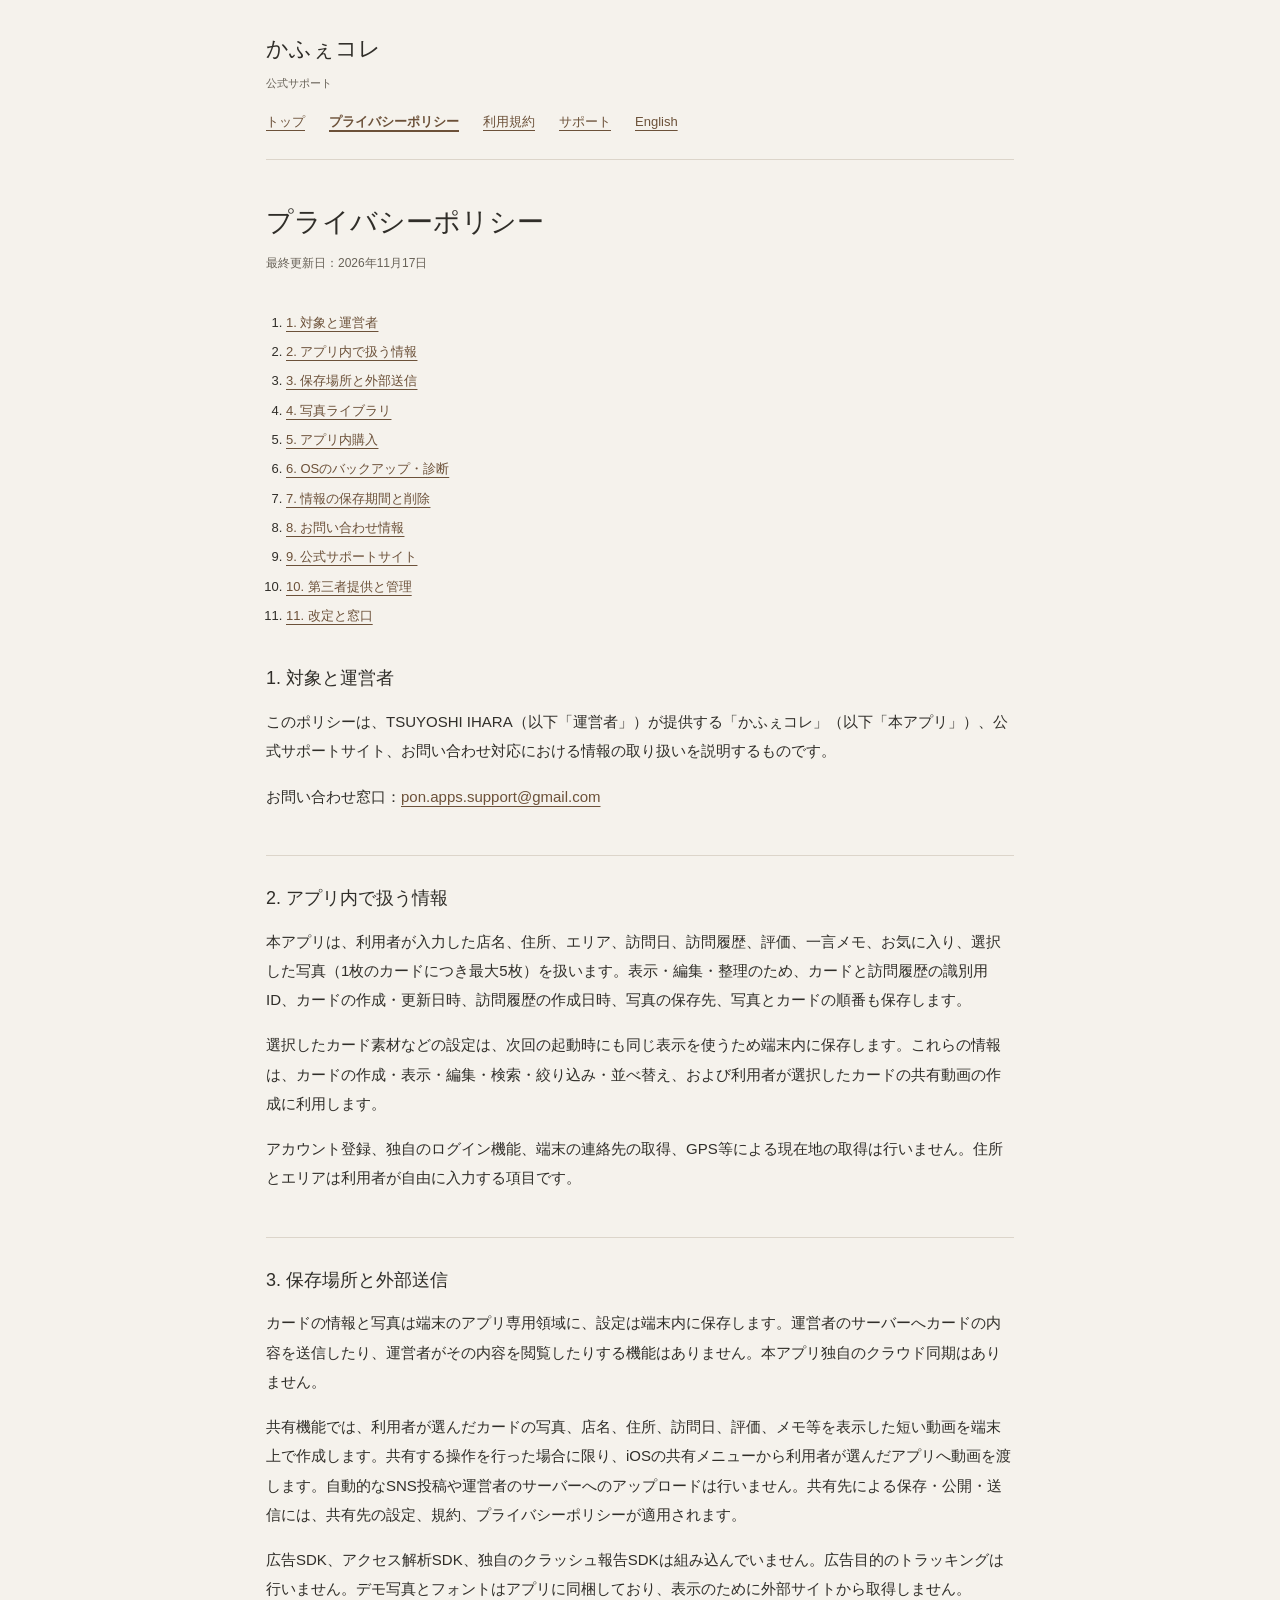
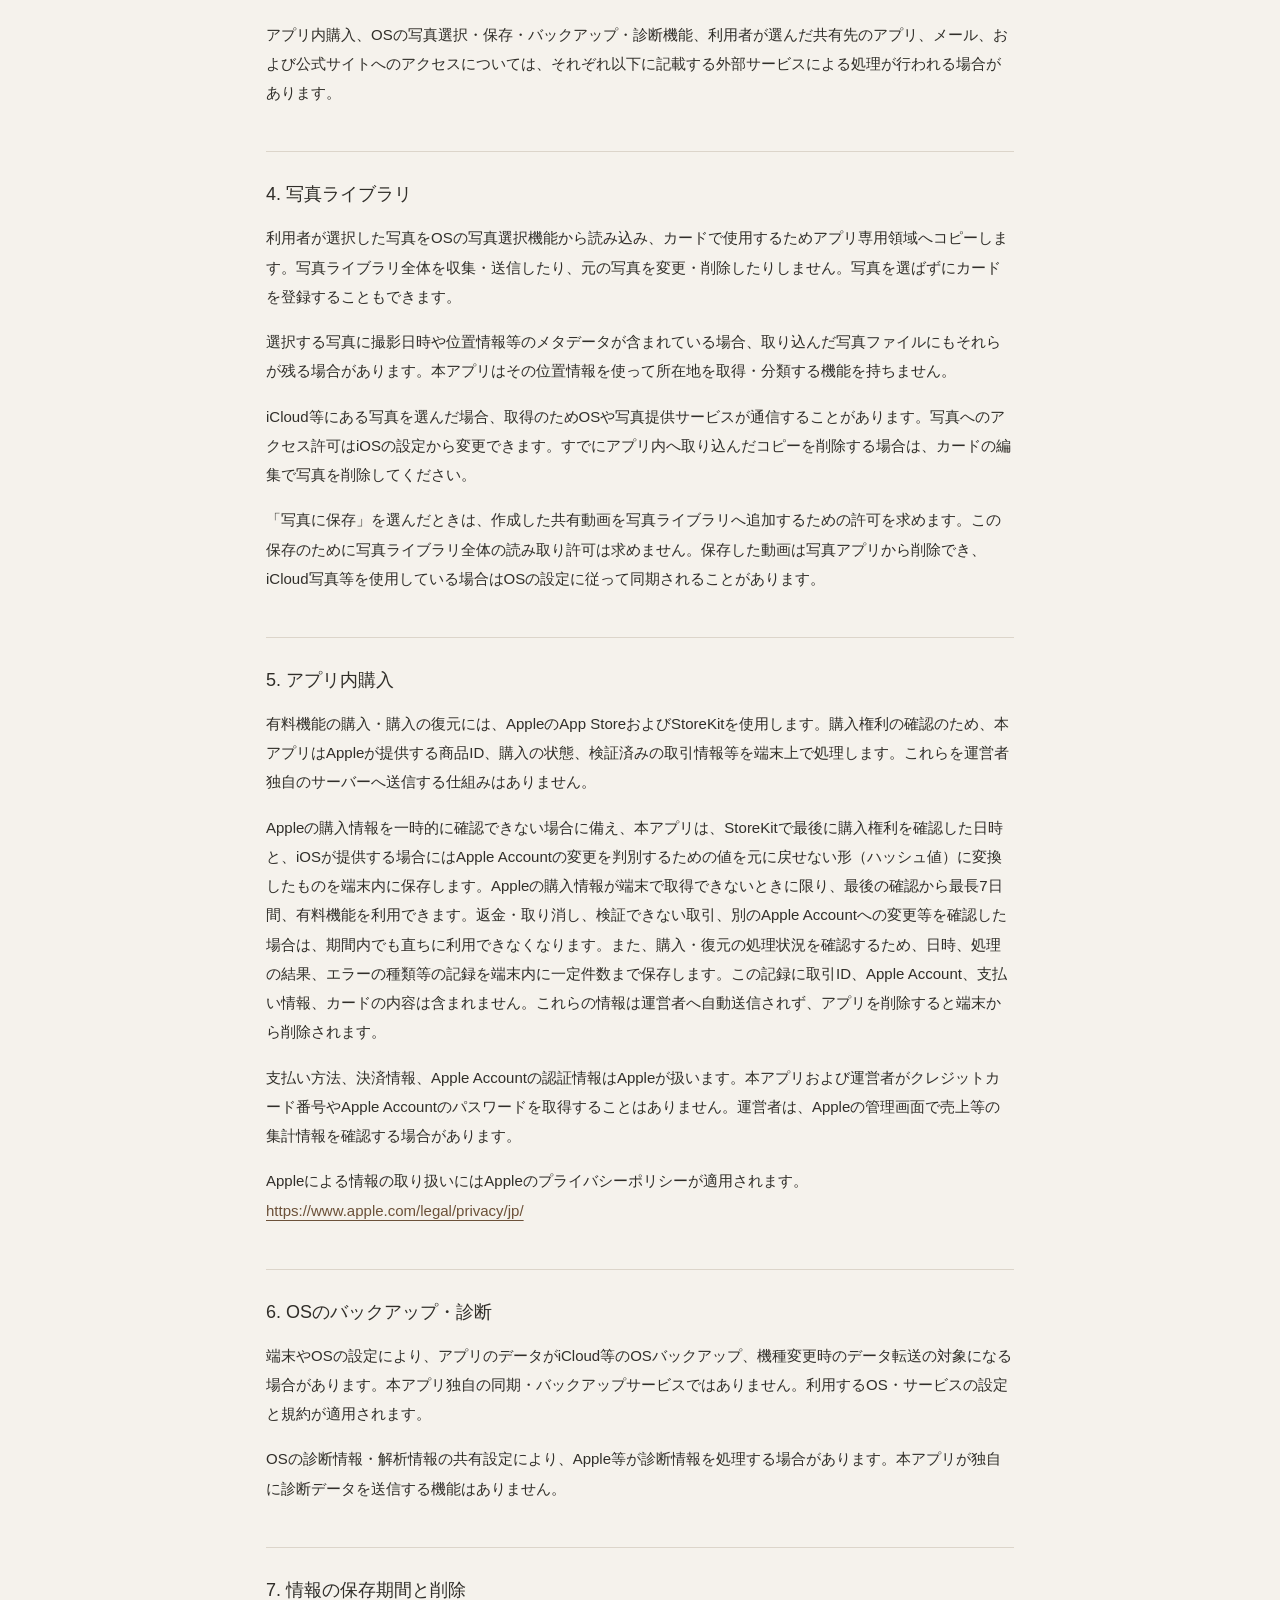
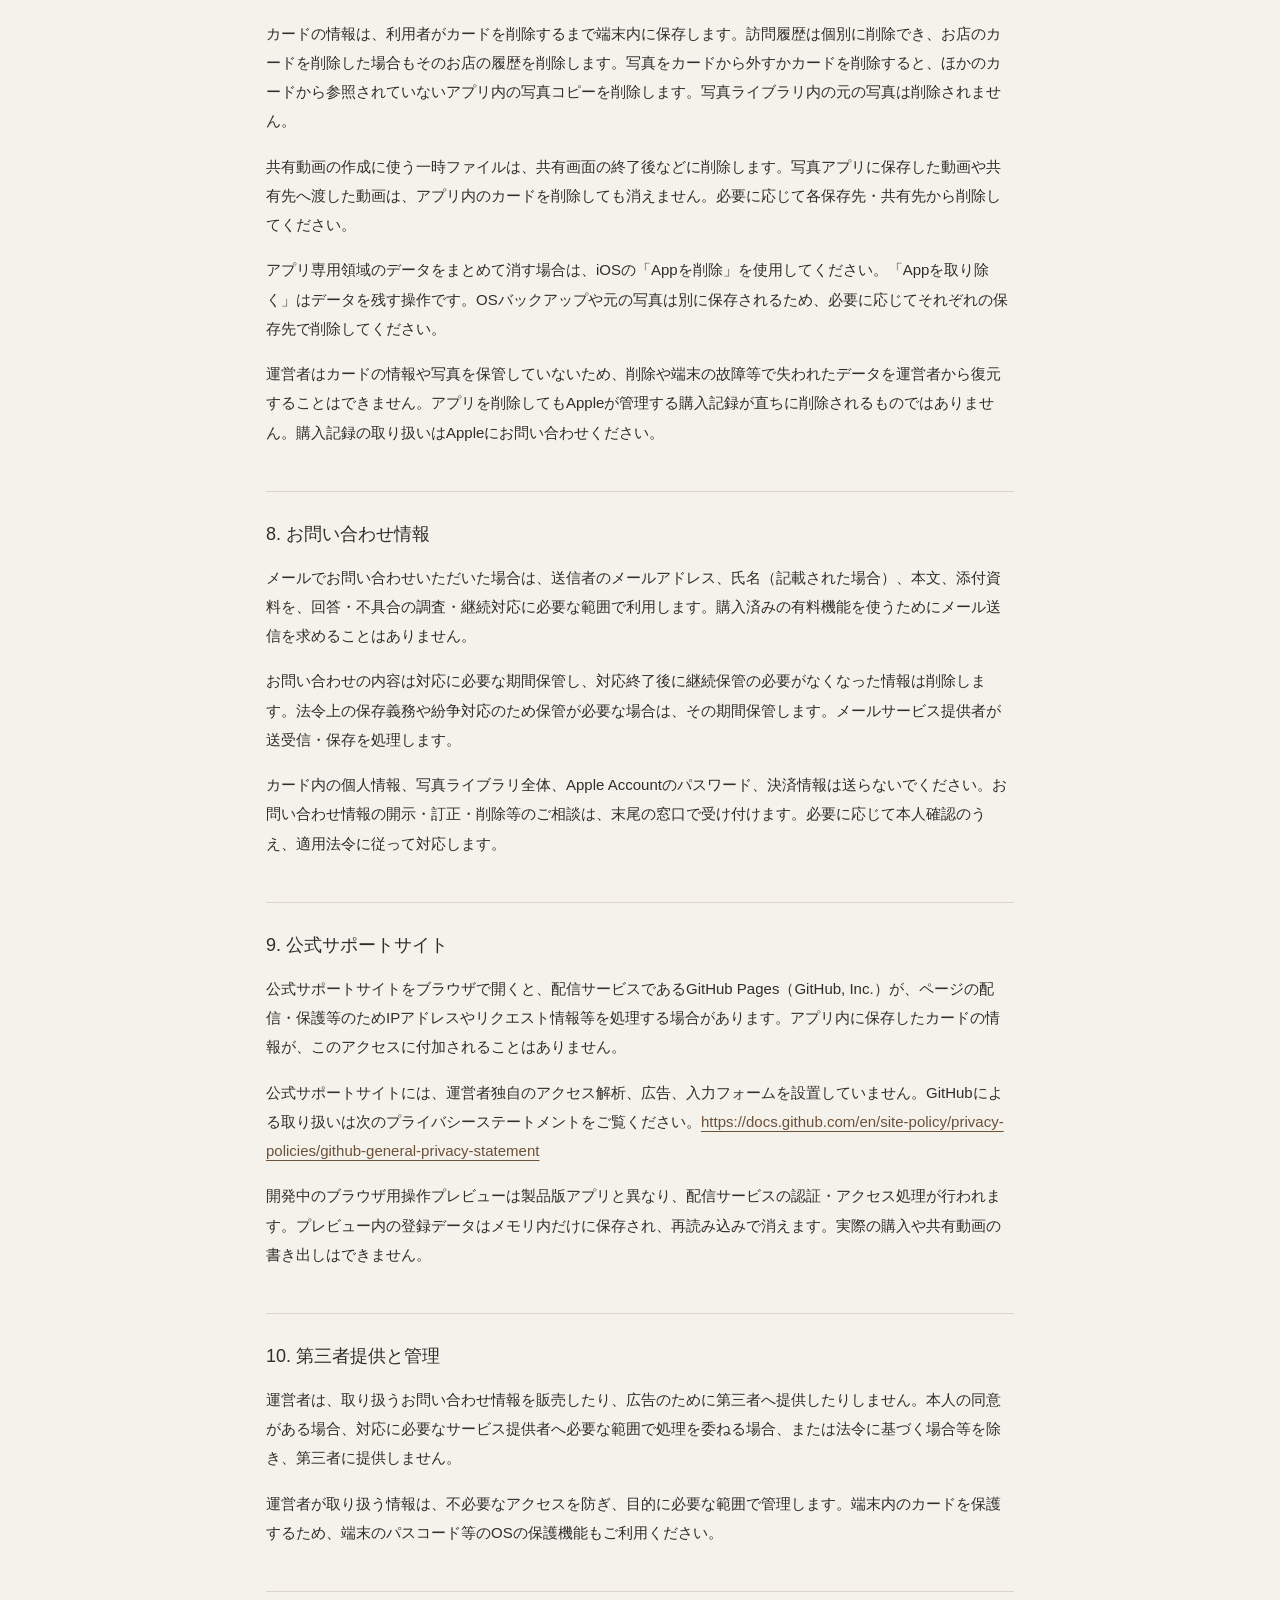
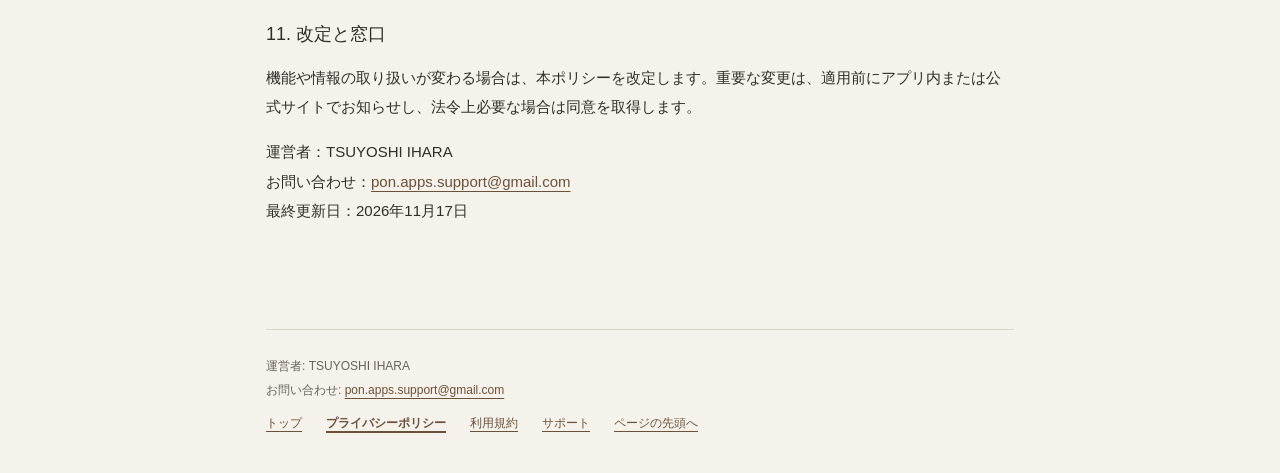
<file: cafe-collect/privacy.html>
<!doctype html>
<html lang="ja">
<head>
<meta charset="utf-8">
<meta name="viewport" content="width=device-width, initial-scale=1">
<meta name="referrer" content="no-referrer">
<meta http-equiv="Content-Security-Policy" content="default-src 'none'; style-src 'self'; img-src 'self'; base-uri 'none'; form-action 'none'; object-src 'none'">
<meta name="description" content="かふぇコレのプライバシーポリシー。無料・有料機能、購入の復元、端末内データの取り扱いをご案内します。">
<title>かふぇコレ｜プライバシーポリシー</title>
<link rel="stylesheet" href="style.css">
</head>
<body>
<a class="skip" href="#main">本文へ移動</a>
<div class="wrap">
<header class="header">
<a class="brand" href="index.html">かふぇコレ</a>
<p class="tag">公式サポート</p>
<nav aria-label="メインナビゲーション"><a href="index.html">トップ</a><a href="privacy.html" aria-current="page">プライバシーポリシー</a><a href="terms.html">利用規約</a><a href="support.html">サポート</a><a href="en/privacy.html" lang="en" hreflang="en">English</a></nav>
</header>
<main id="main"><h1>プライバシーポリシー</h1><p class="date">最終更新日：2026年11月17日</p><ol class="toc" aria-label="目次"><li><a href="#section-1">1. 対象と運営者</a></li><li><a href="#section-2">2. アプリ内で扱う情報</a></li><li><a href="#section-3">3. 保存場所と外部送信</a></li><li><a href="#section-4">4. 写真ライブラリ</a></li><li><a href="#section-5">5. アプリ内購入</a></li><li><a href="#section-6">6. OSのバックアップ・診断</a></li><li><a href="#section-7">7. 情報の保存期間と削除</a></li><li><a href="#section-8">8. お問い合わせ情報</a></li><li><a href="#section-9">9. 公式サポートサイト</a></li><li><a href="#section-10">10. 第三者提供と管理</a></li><li><a href="#section-11">11. 改定と窓口</a></li></ol><article class="policy"><section id="section-1"><h2>1. 対象と運営者</h2><p>このポリシーは、TSUYOSHI IHARA（以下「運営者」）が提供する「かふぇコレ」（以下「本アプリ」）、公式サポートサイト、お問い合わせ対応における情報の取り扱いを説明するものです。</p><p>お問い合わせ窓口：<a href="mailto:pon.apps.support@gmail.com" rel="noreferrer">pon.apps.support@gmail.com</a></p></section><section id="section-2"><h2>2. アプリ内で扱う情報</h2><p>本アプリは、利用者が入力した店名、住所、エリア、訪問日、訪問履歴、評価、一言メモ、お気に入り、選択した写真（1枚のカードにつき最大5枚）を扱います。表示・編集・整理のため、カードと訪問履歴の識別用ID、カードの作成・更新日時、訪問履歴の作成日時、写真の保存先、写真とカードの順番も保存します。</p><p>選択したカード素材などの設定は、次回の起動時にも同じ表示を使うため端末内に保存します。これらの情報は、カードの作成・表示・編集・検索・絞り込み・並べ替え、および利用者が選択したカードの共有動画の作成に利用します。</p><p>アカウント登録、独自のログイン機能、端末の連絡先の取得、GPS等による現在地の取得は行いません。住所とエリアは利用者が自由に入力する項目です。</p></section><section id="section-3"><h2>3. 保存場所と外部送信</h2><p>カードの情報と写真は端末のアプリ専用領域に、設定は端末内に保存します。運営者のサーバーへカードの内容を送信したり、運営者がその内容を閲覧したりする機能はありません。本アプリ独自のクラウド同期はありません。</p><p>共有機能では、利用者が選んだカードの写真、店名、住所、訪問日、評価、メモ等を表示した短い動画を端末上で作成します。共有する操作を行った場合に限り、iOSの共有メニューから利用者が選んだアプリへ動画を渡します。自動的なSNS投稿や運営者のサーバーへのアップロードは行いません。共有先による保存・公開・送信には、共有先の設定、規約、プライバシーポリシーが適用されます。</p><p>広告SDK、アクセス解析SDK、独自のクラッシュ報告SDKは組み込んでいません。広告目的のトラッキングは行いません。デモ写真とフォントはアプリに同梱しており、表示のために外部サイトから取得しません。</p><p>アプリ内購入、OSの写真選択・保存・バックアップ・診断機能、利用者が選んだ共有先のアプリ、メール、および公式サイトへのアクセスについては、それぞれ以下に記載する外部サービスによる処理が行われる場合があります。</p></section><section id="section-4"><h2>4. 写真ライブラリ</h2><p>利用者が選択した写真をOSの写真選択機能から読み込み、カードで使用するためアプリ専用領域へコピーします。写真ライブラリ全体を収集・送信したり、元の写真を変更・削除したりしません。写真を選ばずにカードを登録することもできます。</p><p>選択する写真に撮影日時や位置情報等のメタデータが含まれている場合、取り込んだ写真ファイルにもそれらが残る場合があります。本アプリはその位置情報を使って所在地を取得・分類する機能を持ちません。</p><p>iCloud等にある写真を選んだ場合、取得のためOSや写真提供サービスが通信することがあります。写真へのアクセス許可はiOSの設定から変更できます。すでにアプリ内へ取り込んだコピーを削除する場合は、カードの編集で写真を削除してください。</p><p>「写真に保存」を選んだときは、作成した共有動画を写真ライブラリへ追加するための許可を求めます。この保存のために写真ライブラリ全体の読み取り許可は求めません。保存した動画は写真アプリから削除でき、iCloud写真等を使用している場合はOSの設定に従って同期されることがあります。</p></section><section id="section-5"><h2>5. アプリ内購入</h2><p>有料機能の購入・購入の復元には、AppleのApp StoreおよびStoreKitを使用します。購入権利の確認のため、本アプリはAppleが提供する商品ID、購入の状態、検証済みの取引情報等を端末上で処理します。これらを運営者独自のサーバーへ送信する仕組みはありません。</p><p>Appleの購入情報を一時的に確認できない場合に備え、本アプリは、StoreKitで最後に購入権利を確認した日時と、iOSが提供する場合にはApple Accountの変更を判別するための値を元に戻せない形（ハッシュ値）に変換したものを端末内に保存します。Appleの購入情報が端末で取得できないときに限り、最後の確認から最長7日間、有料機能を利用できます。返金・取り消し、検証できない取引、別のApple Accountへの変更等を確認した場合は、期間内でも直ちに利用できなくなります。また、購入・復元の処理状況を確認するため、日時、処理の結果、エラーの種類等の記録を端末内に一定件数まで保存します。この記録に取引ID、Apple Account、支払い情報、カードの内容は含まれません。これらの情報は運営者へ自動送信されず、アプリを削除すると端末から削除されます。</p><p>支払い方法、決済情報、Apple Accountの認証情報はAppleが扱います。本アプリおよび運営者がクレジットカード番号やApple Accountのパスワードを取得することはありません。運営者は、Appleの管理画面で売上等の集計情報を確認する場合があります。</p><p>Appleによる情報の取り扱いにはAppleのプライバシーポリシーが適用されます。<a href="https://www.apple.com/legal/privacy/jp/" rel="noreferrer">https://www.apple.com/legal/privacy/jp/</a></p></section><section id="section-6"><h2>6. OSのバックアップ・診断</h2><p>端末やOSの設定により、アプリのデータがiCloud等のOSバックアップ、機種変更時のデータ転送の対象になる場合があります。本アプリ独自の同期・バックアップサービスではありません。利用するOS・サービスの設定と規約が適用されます。</p><p>OSの診断情報・解析情報の共有設定により、Apple等が診断情報を処理する場合があります。本アプリが独自に診断データを送信する機能はありません。</p></section><section id="section-7"><h2>7. 情報の保存期間と削除</h2><p>カードの情報は、利用者がカードを削除するまで端末内に保存します。訪問履歴は個別に削除でき、お店のカードを削除した場合もそのお店の履歴を削除します。写真をカードから外すかカードを削除すると、ほかのカードから参照されていないアプリ内の写真コピーを削除します。写真ライブラリ内の元の写真は削除されません。</p><p>共有動画の作成に使う一時ファイルは、共有画面の終了後などに削除します。写真アプリに保存した動画や共有先へ渡した動画は、アプリ内のカードを削除しても消えません。必要に応じて各保存先・共有先から削除してください。</p><p>アプリ専用領域のデータをまとめて消す場合は、iOSの「Appを削除」を使用してください。「Appを取り除く」はデータを残す操作です。OSバックアップや元の写真は別に保存されるため、必要に応じてそれぞれの保存先で削除してください。</p><p>運営者はカードの情報や写真を保管していないため、削除や端末の故障等で失われたデータを運営者から復元することはできません。アプリを削除してもAppleが管理する購入記録が直ちに削除されるものではありません。購入記録の取り扱いはAppleにお問い合わせください。</p></section><section id="section-8"><h2>8. お問い合わせ情報</h2><p>メールでお問い合わせいただいた場合は、送信者のメールアドレス、氏名（記載された場合）、本文、添付資料を、回答・不具合の調査・継続対応に必要な範囲で利用します。購入済みの有料機能を使うためにメール送信を求めることはありません。</p><p>お問い合わせの内容は対応に必要な期間保管し、対応終了後に継続保管の必要がなくなった情報は削除します。法令上の保存義務や紛争対応のため保管が必要な場合は、その期間保管します。メールサービス提供者が送受信・保存を処理します。</p><p>カード内の個人情報、写真ライブラリ全体、Apple Accountのパスワード、決済情報は送らないでください。お問い合わせ情報の開示・訂正・削除等のご相談は、末尾の窓口で受け付けます。必要に応じて本人確認のうえ、適用法令に従って対応します。</p></section><section id="section-9"><h2>9. 公式サポートサイト</h2><p>公式サポートサイトをブラウザで開くと、配信サービスであるGitHub Pages（GitHub, Inc.）が、ページの配信・保護等のためIPアドレスやリクエスト情報等を処理する場合があります。アプリ内に保存したカードの情報が、このアクセスに付加されることはありません。</p><p>公式サポートサイトには、運営者独自のアクセス解析、広告、入力フォームを設置していません。GitHubによる取り扱いは次のプライバシーステートメントをご覧ください。<a href="https://docs.github.com/en/site-policy/privacy-policies/github-general-privacy-statement" rel="noreferrer">https://docs.github.com/en/site-policy/privacy-policies/github-general-privacy-statement</a></p><p>開発中のブラウザ用操作プレビューは製品版アプリと異なり、配信サービスの認証・アクセス処理が行われます。プレビュー内の登録データはメモリ内だけに保存され、再読み込みで消えます。実際の購入や共有動画の書き出しはできません。</p></section><section id="section-10"><h2>10. 第三者提供と管理</h2><p>運営者は、取り扱うお問い合わせ情報を販売したり、広告のために第三者へ提供したりしません。本人の同意がある場合、対応に必要なサービス提供者へ必要な範囲で処理を委ねる場合、または法令に基づく場合等を除き、第三者に提供しません。</p><p>運営者が取り扱う情報は、不必要なアクセスを防ぎ、目的に必要な範囲で管理します。端末内のカードを保護するため、端末のパスコード等のOSの保護機能もご利用ください。</p></section><section id="section-11"><h2>11. 改定と窓口</h2><p>機能や情報の取り扱いが変わる場合は、本ポリシーを改定します。重要な変更は、適用前にアプリ内または公式サイトでお知らせし、法令上必要な場合は同意を取得します。</p><p>運営者：TSUYOSHI IHARA<br>
お問い合わせ：<a href="mailto:pon.apps.support@gmail.com" rel="noreferrer">pon.apps.support@gmail.com</a><br>
最終更新日：2026年11月17日</p></section></article></main>
<footer class="footer">
<p>運営者: TSUYOSHI IHARA<br>お問い合わせ: <a href="mailto:pon.apps.support@gmail.com" rel="noreferrer">pon.apps.support@gmail.com</a></p>
<nav aria-label="フッターナビゲーション"><a href="index.html">トップ</a><a href="privacy.html" aria-current="page">プライバシーポリシー</a><a href="terms.html">利用規約</a><a href="support.html">サポート</a><a href="#main">ページの先頭へ</a></nav>
</footer>
</div>
</body>
</html>
</file>
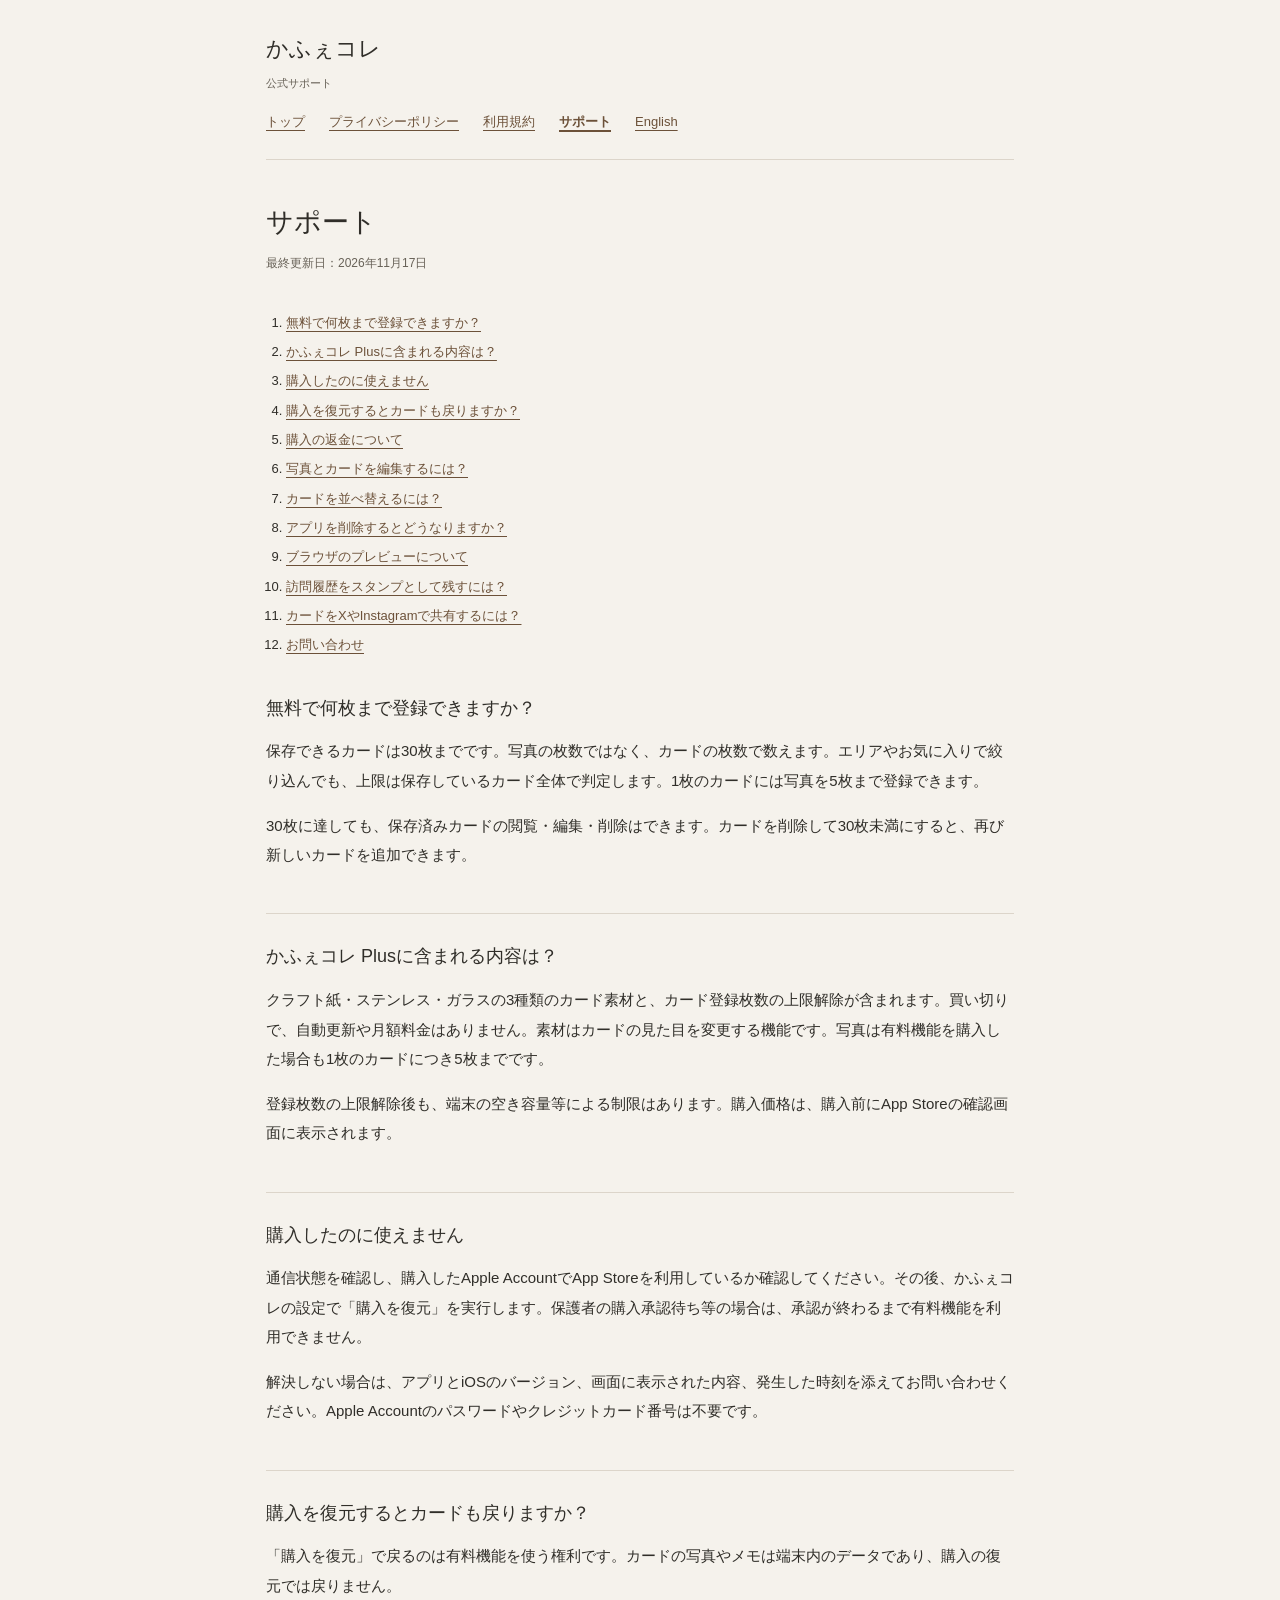
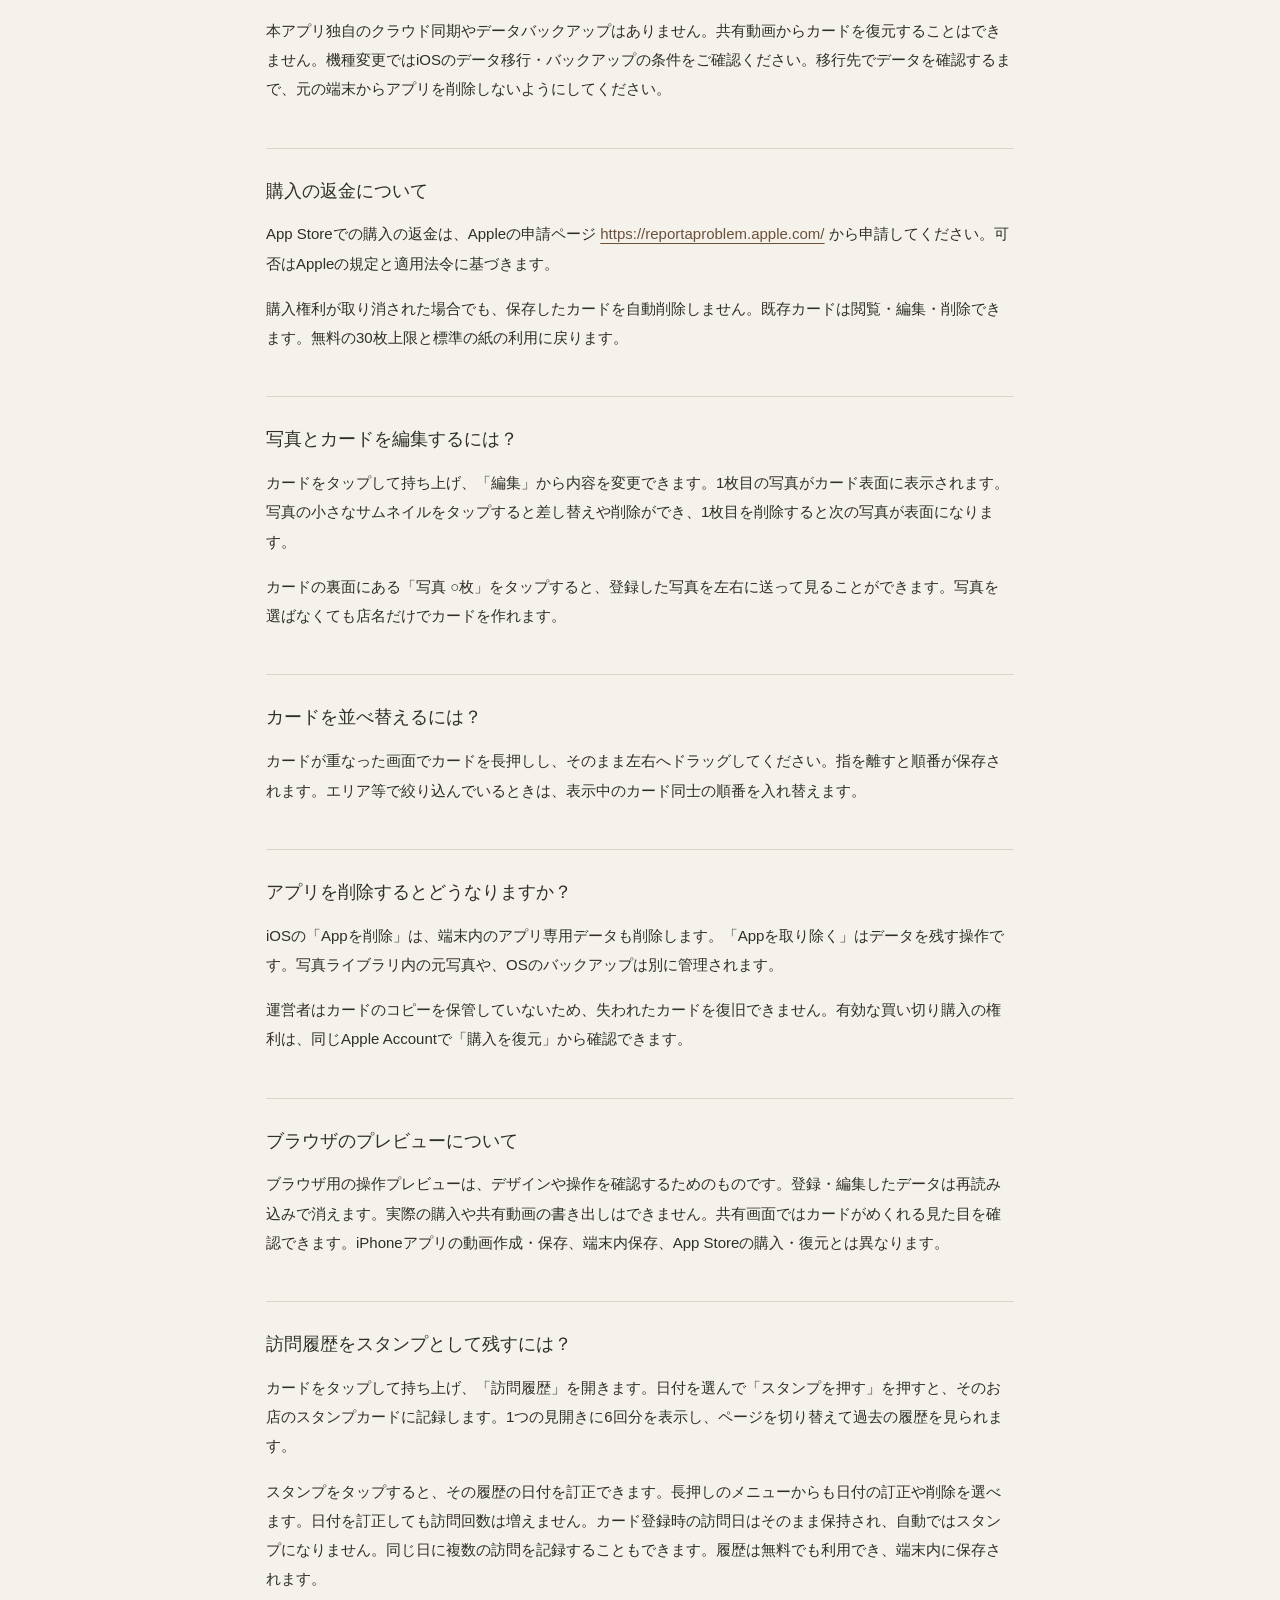
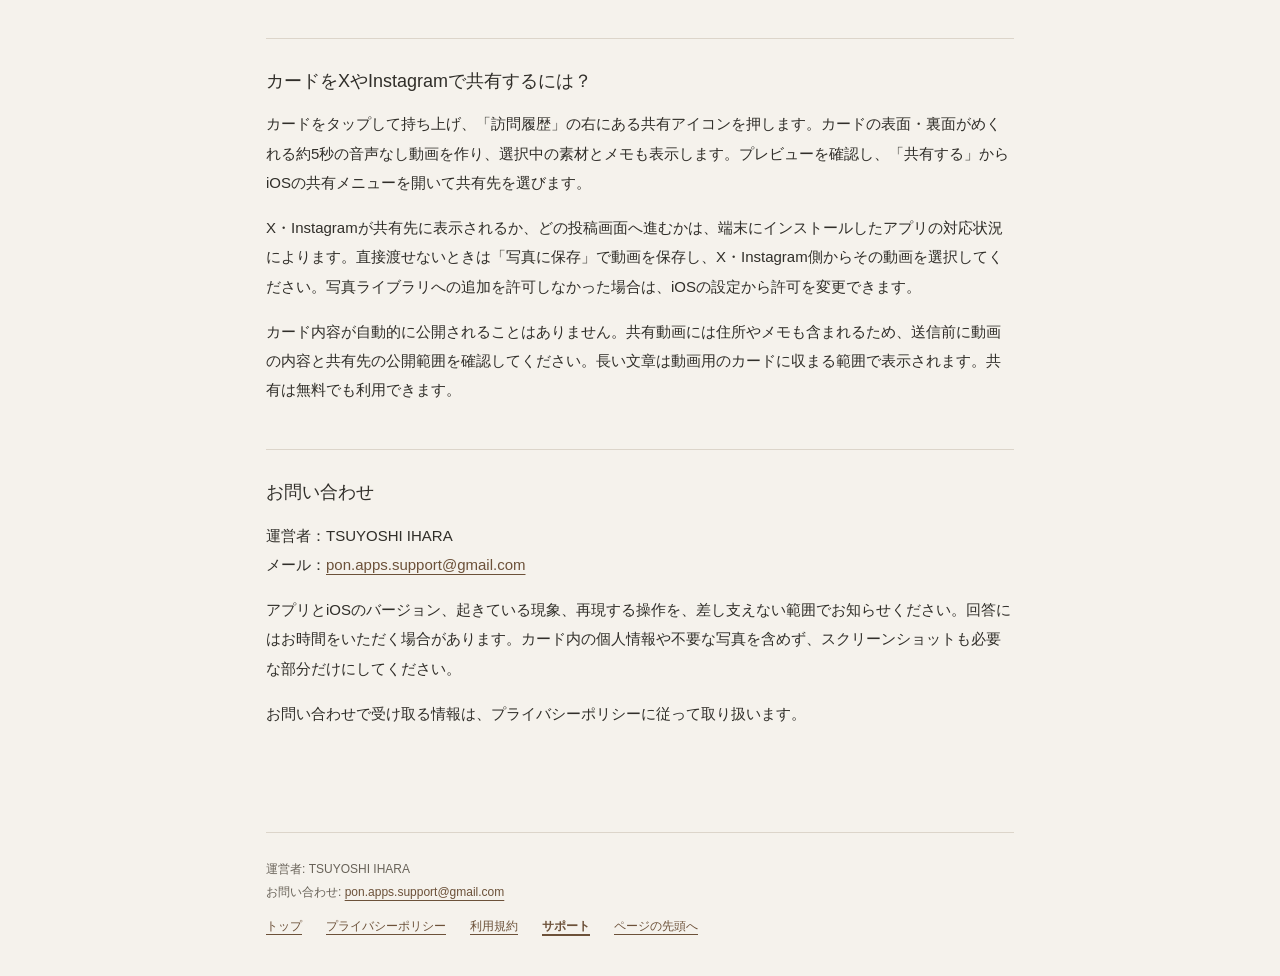
<file: cafe-collect/support.html>
<!doctype html>
<html lang="ja">
<head>
<meta charset="utf-8">
<meta name="viewport" content="width=device-width, initial-scale=1">
<meta name="referrer" content="no-referrer">
<meta http-equiv="Content-Security-Policy" content="default-src 'none'; style-src 'self'; img-src 'self'; base-uri 'none'; form-action 'none'; object-src 'none'">
<meta name="description" content="かふぇコレのサポート。無料・有料機能、購入の復元、端末内データの取り扱いをご案内します。">
<title>かふぇコレ｜サポート</title>
<link rel="stylesheet" href="style.css">
</head>
<body>
<a class="skip" href="#main">本文へ移動</a>
<div class="wrap">
<header class="header">
<a class="brand" href="index.html">かふぇコレ</a>
<p class="tag">公式サポート</p>
<nav aria-label="メインナビゲーション"><a href="index.html">トップ</a><a href="privacy.html">プライバシーポリシー</a><a href="terms.html">利用規約</a><a href="support.html" aria-current="page">サポート</a><a href="en/support.html" lang="en" hreflang="en">English</a></nav>
</header>
<main id="main"><h1>サポート</h1><p class="date">最終更新日：2026年11月17日</p><ol class="toc" aria-label="目次"><li><a href="#section-1">無料で何枚まで登録できますか？</a></li><li><a href="#section-2">かふぇコレ Plusに含まれる内容は？</a></li><li><a href="#section-3">購入したのに使えません</a></li><li><a href="#section-4">購入を復元するとカードも戻りますか？</a></li><li><a href="#section-5">購入の返金について</a></li><li><a href="#section-6">写真とカードを編集するには？</a></li><li><a href="#section-7">カードを並べ替えるには？</a></li><li><a href="#section-8">アプリを削除するとどうなりますか？</a></li><li><a href="#section-9">ブラウザのプレビューについて</a></li><li><a href="#section-10">訪問履歴をスタンプとして残すには？</a></li><li><a href="#section-11">カードをXやInstagramで共有するには？</a></li><li><a href="#section-12">お問い合わせ</a></li></ol><article class="policy"><section id="section-1"><h2>無料で何枚まで登録できますか？</h2><p>保存できるカードは30枚までです。写真の枚数ではなく、カードの枚数で数えます。エリアやお気に入りで絞り込んでも、上限は保存しているカード全体で判定します。1枚のカードには写真を5枚まで登録できます。</p><p>30枚に達しても、保存済みカードの閲覧・編集・削除はできます。カードを削除して30枚未満にすると、再び新しいカードを追加できます。</p></section><section id="section-2"><h2>かふぇコレ Plusに含まれる内容は？</h2><p>クラフト紙・ステンレス・ガラスの3種類のカード素材と、カード登録枚数の上限解除が含まれます。買い切りで、自動更新や月額料金はありません。素材はカードの見た目を変更する機能です。写真は有料機能を購入した場合も1枚のカードにつき5枚までです。</p><p>登録枚数の上限解除後も、端末の空き容量等による制限はあります。購入価格は、購入前にApp Storeの確認画面に表示されます。</p></section><section id="section-3"><h2>購入したのに使えません</h2><p>通信状態を確認し、購入したApple AccountでApp Storeを利用しているか確認してください。その後、かふぇコレの設定で「購入を復元」を実行します。保護者の購入承認待ち等の場合は、承認が終わるまで有料機能を利用できません。</p><p>解決しない場合は、アプリとiOSのバージョン、画面に表示された内容、発生した時刻を添えてお問い合わせください。Apple Accountのパスワードやクレジットカード番号は不要です。</p></section><section id="section-4"><h2>購入を復元するとカードも戻りますか？</h2><p>「購入を復元」で戻るのは有料機能を使う権利です。カードの写真やメモは端末内のデータであり、購入の復元では戻りません。</p><p>本アプリ独自のクラウド同期やデータバックアップはありません。共有動画からカードを復元することはできません。機種変更ではiOSのデータ移行・バックアップの条件をご確認ください。移行先でデータを確認するまで、元の端末からアプリを削除しないようにしてください。</p></section><section id="section-5"><h2>購入の返金について</h2><p>App Storeでの購入の返金は、Appleの申請ページ <a href="https://reportaproblem.apple.com/" rel="noreferrer">https://reportaproblem.apple.com/</a> から申請してください。可否はAppleの規定と適用法令に基づきます。</p><p>購入権利が取り消された場合でも、保存したカードを自動削除しません。既存カードは閲覧・編集・削除できます。無料の30枚上限と標準の紙の利用に戻ります。</p></section><section id="section-6"><h2>写真とカードを編集するには？</h2><p>カードをタップして持ち上げ、「編集」から内容を変更できます。1枚目の写真がカード表面に表示されます。写真の小さなサムネイルをタップすると差し替えや削除ができ、1枚目を削除すると次の写真が表面になります。</p><p>カードの裏面にある「写真 ○枚」をタップすると、登録した写真を左右に送って見ることができます。写真を選ばなくても店名だけでカードを作れます。</p></section><section id="section-7"><h2>カードを並べ替えるには？</h2><p>カードが重なった画面でカードを長押しし、そのまま左右へドラッグしてください。指を離すと順番が保存されます。エリア等で絞り込んでいるときは、表示中のカード同士の順番を入れ替えます。</p></section><section id="section-8"><h2>アプリを削除するとどうなりますか？</h2><p>iOSの「Appを削除」は、端末内のアプリ専用データも削除します。「Appを取り除く」はデータを残す操作です。写真ライブラリ内の元写真や、OSのバックアップは別に管理されます。</p><p>運営者はカードのコピーを保管していないため、失われたカードを復旧できません。有効な買い切り購入の権利は、同じApple Accountで「購入を復元」から確認できます。</p></section><section id="section-9"><h2>ブラウザのプレビューについて</h2><p>ブラウザ用の操作プレビューは、デザインや操作を確認するためのものです。登録・編集したデータは再読み込みで消えます。実際の購入や共有動画の書き出しはできません。共有画面ではカードがめくれる見た目を確認できます。iPhoneアプリの動画作成・保存、端末内保存、App Storeの購入・復元とは異なります。</p></section><section id="section-10"><h2>訪問履歴をスタンプとして残すには？</h2><p>カードをタップして持ち上げ、「訪問履歴」を開きます。日付を選んで「スタンプを押す」を押すと、そのお店のスタンプカードに記録します。1つの見開きに6回分を表示し、ページを切り替えて過去の履歴を見られます。</p><p>スタンプをタップすると、その履歴の日付を訂正できます。長押しのメニューからも日付の訂正や削除を選べます。日付を訂正しても訪問回数は増えません。カード登録時の訪問日はそのまま保持され、自動ではスタンプになりません。同じ日に複数の訪問を記録することもできます。履歴は無料でも利用でき、端末内に保存されます。</p></section><section id="section-11"><h2>カードをXやInstagramで共有するには？</h2><p>カードをタップして持ち上げ、「訪問履歴」の右にある共有アイコンを押します。カードの表面・裏面がめくれる約5秒の音声なし動画を作り、選択中の素材とメモも表示します。プレビューを確認し、「共有する」からiOSの共有メニューを開いて共有先を選びます。</p><p>X・Instagramが共有先に表示されるか、どの投稿画面へ進むかは、端末にインストールしたアプリの対応状況によります。直接渡せないときは「写真に保存」で動画を保存し、X・Instagram側からその動画を選択してください。写真ライブラリへの追加を許可しなかった場合は、iOSの設定から許可を変更できます。</p><p>カード内容が自動的に公開されることはありません。共有動画には住所やメモも含まれるため、送信前に動画の内容と共有先の公開範囲を確認してください。長い文章は動画用のカードに収まる範囲で表示されます。共有は無料でも利用できます。</p></section><section id="section-12"><h2>お問い合わせ</h2><p>運営者：TSUYOSHI IHARA<br>
メール：<a href="mailto:pon.apps.support@gmail.com" rel="noreferrer">pon.apps.support@gmail.com</a></p><p>アプリとiOSのバージョン、起きている現象、再現する操作を、差し支えない範囲でお知らせください。回答にはお時間をいただく場合があります。カード内の個人情報や不要な写真を含めず、スクリーンショットも必要な部分だけにしてください。</p><p>お問い合わせで受け取る情報は、プライバシーポリシーに従って取り扱います。</p></section></article></main>
<footer class="footer">
<p>運営者: TSUYOSHI IHARA<br>お問い合わせ: <a href="mailto:pon.apps.support@gmail.com" rel="noreferrer">pon.apps.support@gmail.com</a></p>
<nav aria-label="フッターナビゲーション"><a href="index.html">トップ</a><a href="privacy.html">プライバシーポリシー</a><a href="terms.html">利用規約</a><a href="support.html" aria-current="page">サポート</a><a href="#main">ページの先頭へ</a></nav>
</footer>
</div>
</body>
</html>
</file>
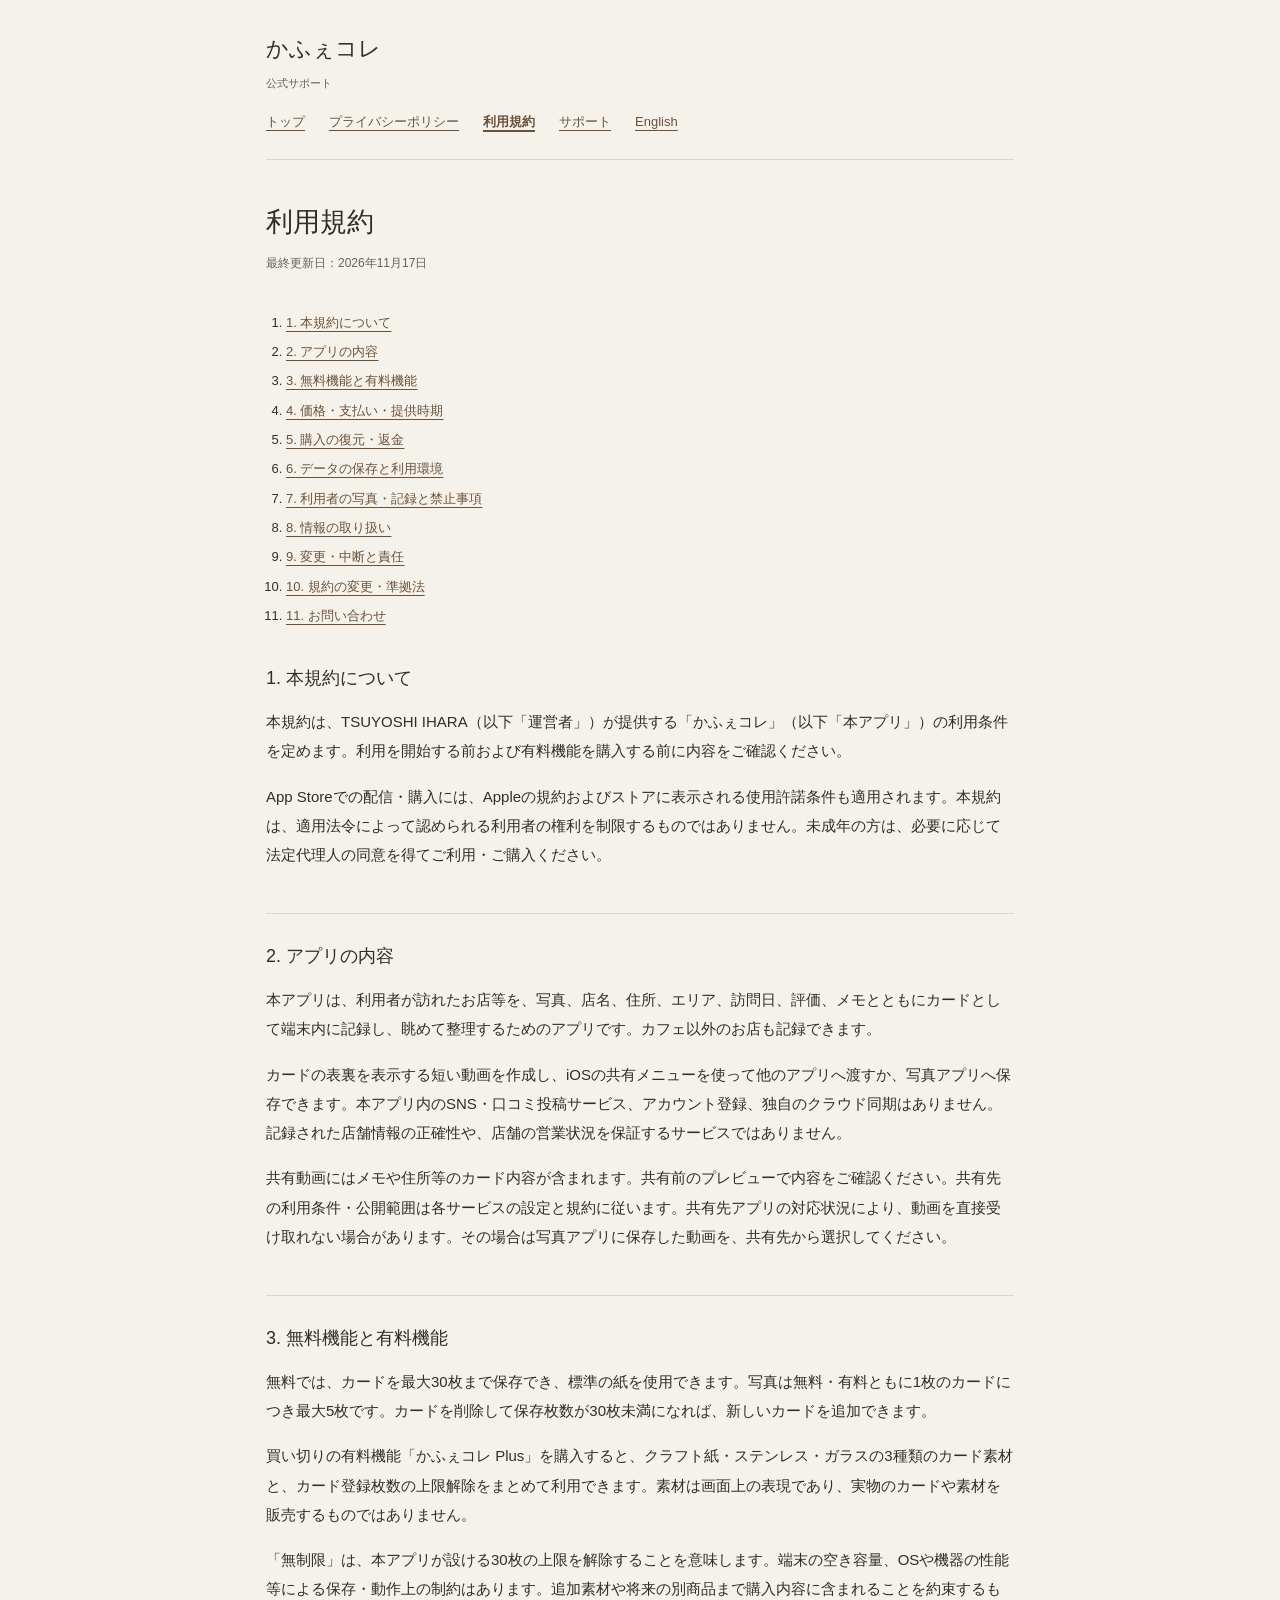
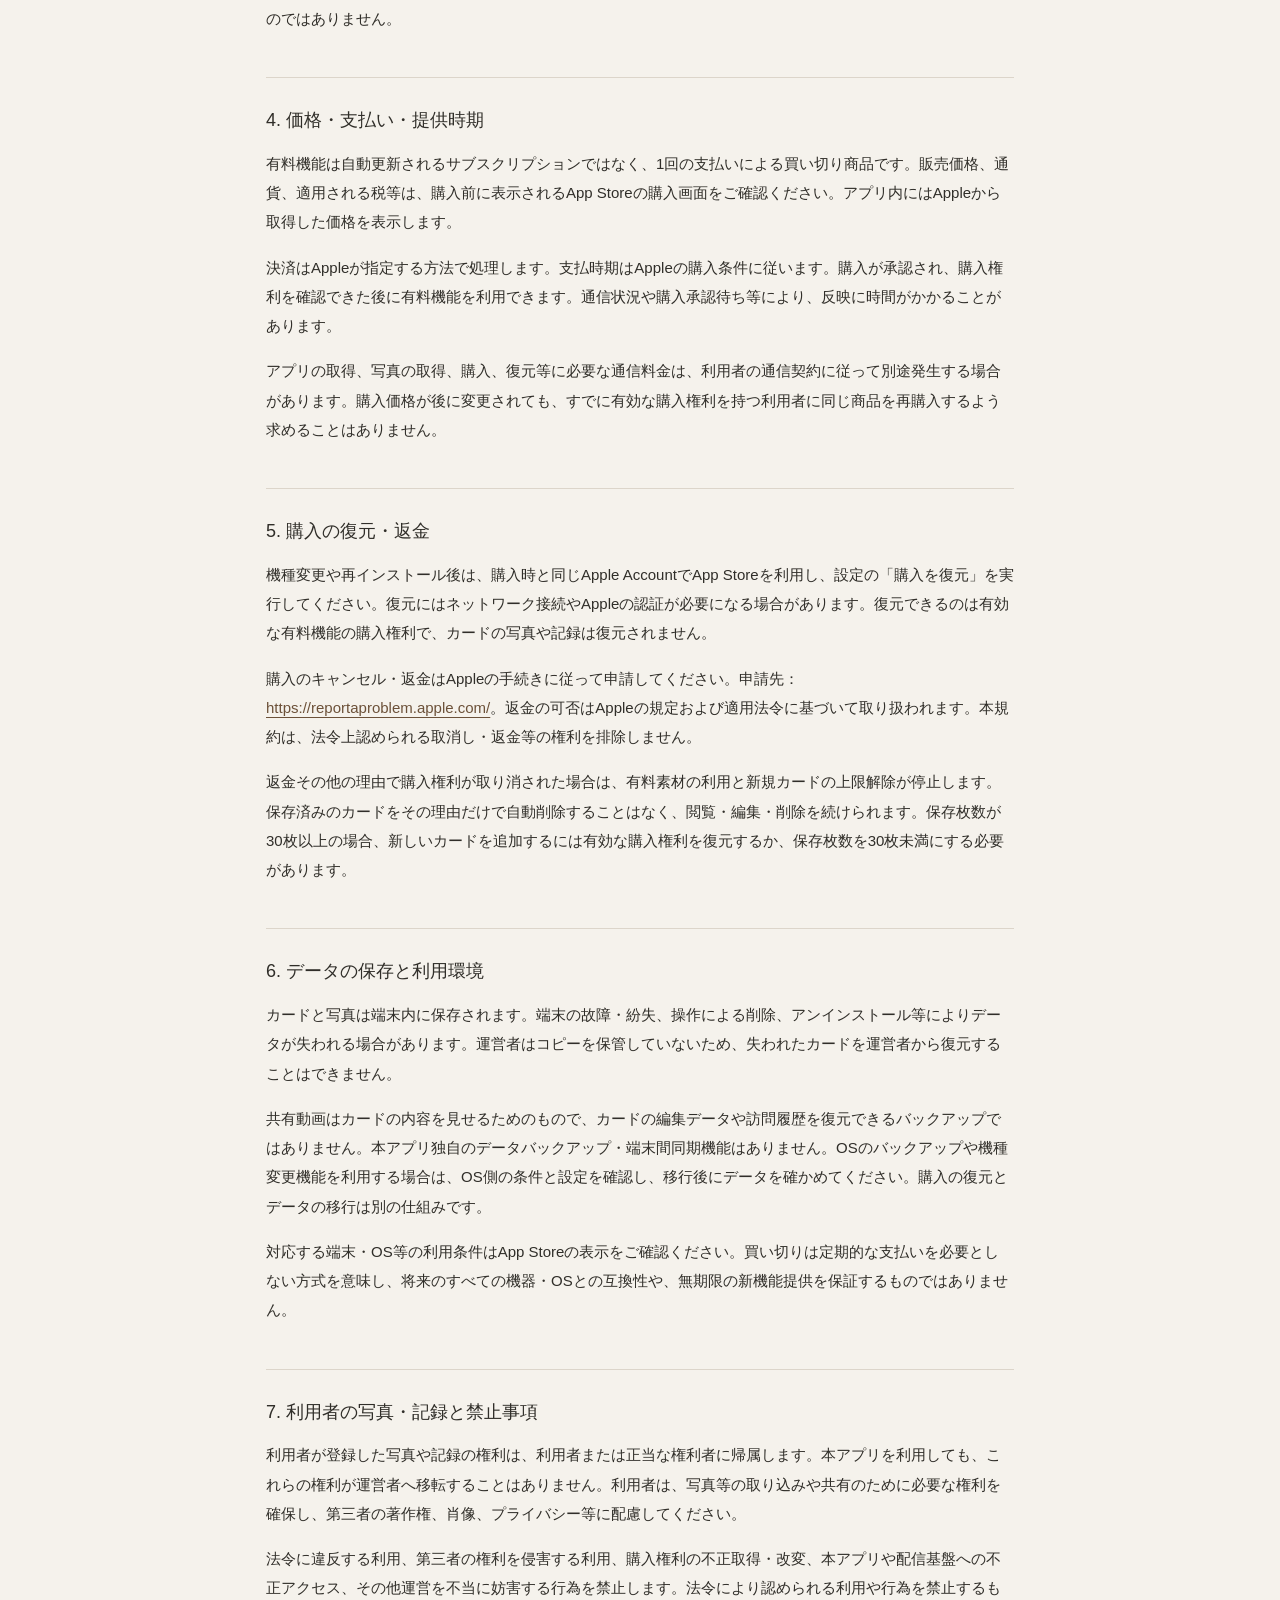
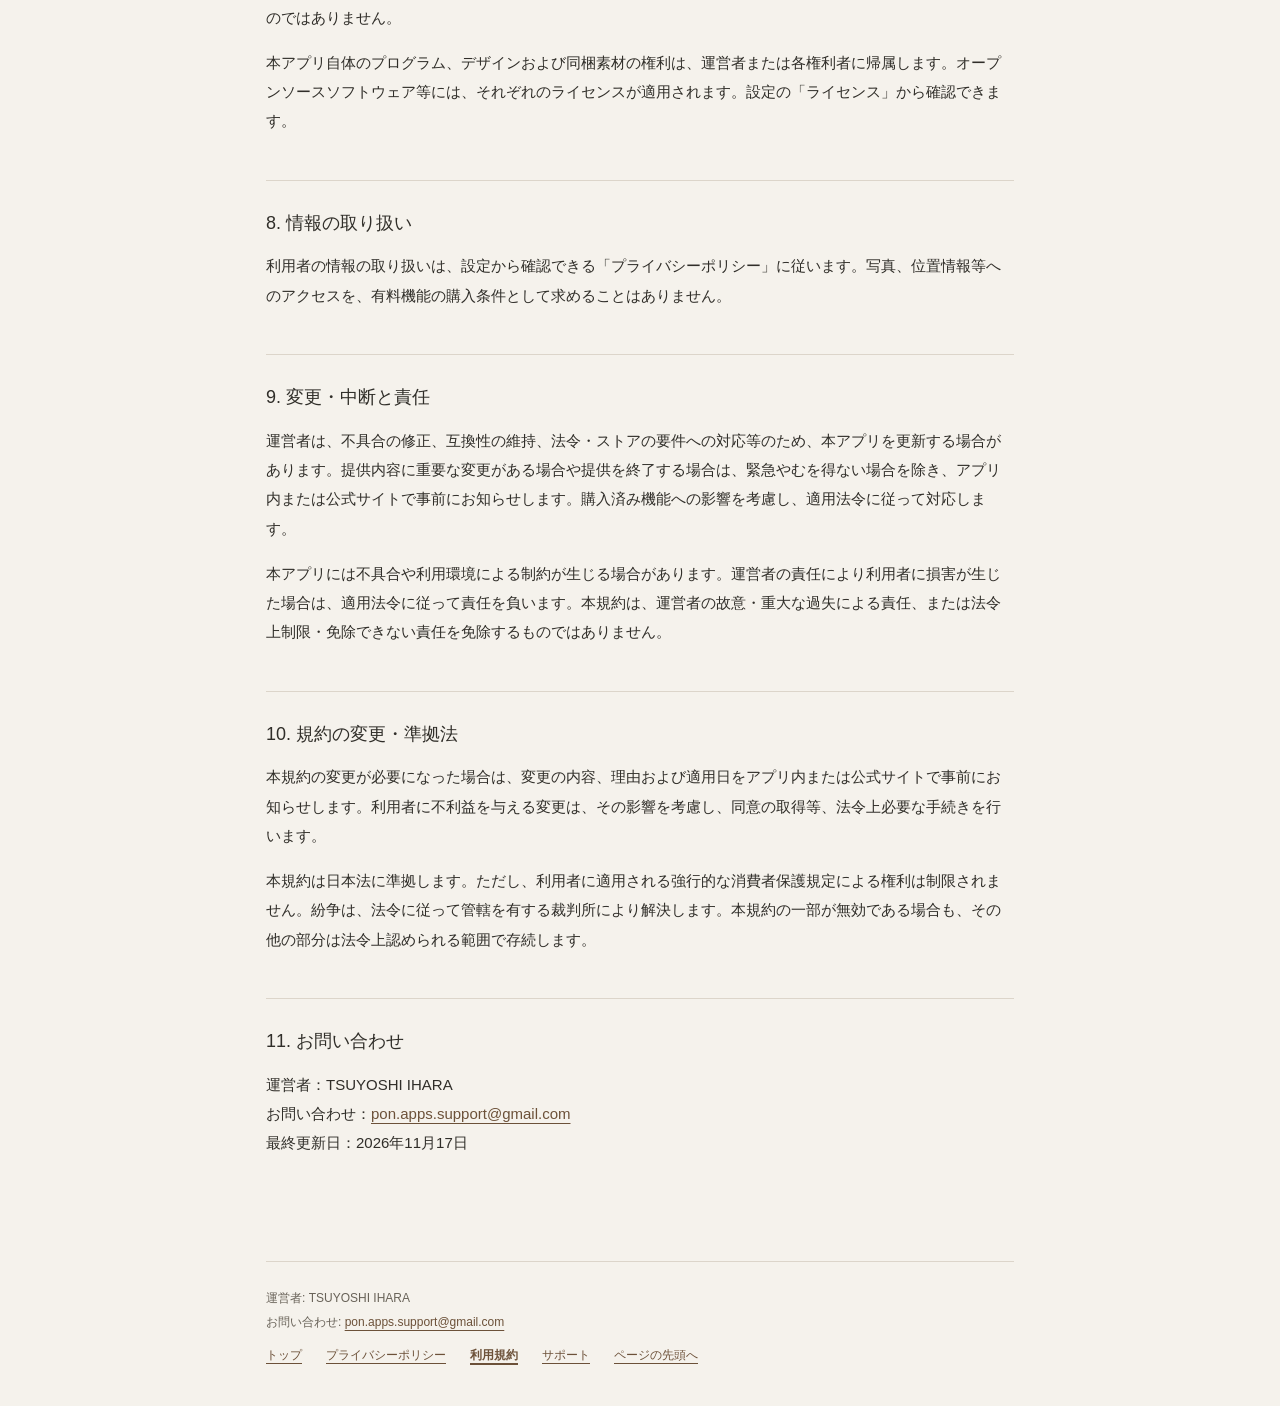
<file: cafe-collect/terms.html>
<!doctype html>
<html lang="ja">
<head>
<meta charset="utf-8">
<meta name="viewport" content="width=device-width, initial-scale=1">
<meta name="referrer" content="no-referrer">
<meta http-equiv="Content-Security-Policy" content="default-src 'none'; style-src 'self'; img-src 'self'; base-uri 'none'; form-action 'none'; object-src 'none'">
<meta name="description" content="かふぇコレの利用規約。無料・有料機能、購入の復元、端末内データの取り扱いをご案内します。">
<title>かふぇコレ｜利用規約</title>
<link rel="stylesheet" href="style.css">
</head>
<body>
<a class="skip" href="#main">本文へ移動</a>
<div class="wrap">
<header class="header">
<a class="brand" href="index.html">かふぇコレ</a>
<p class="tag">公式サポート</p>
<nav aria-label="メインナビゲーション"><a href="index.html">トップ</a><a href="privacy.html">プライバシーポリシー</a><a href="terms.html" aria-current="page">利用規約</a><a href="support.html">サポート</a><a href="en/terms.html" lang="en" hreflang="en">English</a></nav>
</header>
<main id="main"><h1>利用規約</h1><p class="date">最終更新日：2026年11月17日</p><ol class="toc" aria-label="目次"><li><a href="#section-1">1. 本規約について</a></li><li><a href="#section-2">2. アプリの内容</a></li><li><a href="#section-3">3. 無料機能と有料機能</a></li><li><a href="#section-4">4. 価格・支払い・提供時期</a></li><li><a href="#section-5">5. 購入の復元・返金</a></li><li><a href="#section-6">6. データの保存と利用環境</a></li><li><a href="#section-7">7. 利用者の写真・記録と禁止事項</a></li><li><a href="#section-8">8. 情報の取り扱い</a></li><li><a href="#section-9">9. 変更・中断と責任</a></li><li><a href="#section-10">10. 規約の変更・準拠法</a></li><li><a href="#section-11">11. お問い合わせ</a></li></ol><article class="policy"><section id="section-1"><h2>1. 本規約について</h2><p>本規約は、TSUYOSHI IHARA（以下「運営者」）が提供する「かふぇコレ」（以下「本アプリ」）の利用条件を定めます。利用を開始する前および有料機能を購入する前に内容をご確認ください。</p><p>App Storeでの配信・購入には、Appleの規約およびストアに表示される使用許諾条件も適用されます。本規約は、適用法令によって認められる利用者の権利を制限するものではありません。未成年の方は、必要に応じて法定代理人の同意を得てご利用・ご購入ください。</p></section><section id="section-2"><h2>2. アプリの内容</h2><p>本アプリは、利用者が訪れたお店等を、写真、店名、住所、エリア、訪問日、評価、メモとともにカードとして端末内に記録し、眺めて整理するためのアプリです。カフェ以外のお店も記録できます。</p><p>カードの表裏を表示する短い動画を作成し、iOSの共有メニューを使って他のアプリへ渡すか、写真アプリへ保存できます。本アプリ内のSNS・口コミ投稿サービス、アカウント登録、独自のクラウド同期はありません。記録された店舗情報の正確性や、店舗の営業状況を保証するサービスではありません。</p><p>共有動画にはメモや住所等のカード内容が含まれます。共有前のプレビューで内容をご確認ください。共有先の利用条件・公開範囲は各サービスの設定と規約に従います。共有先アプリの対応状況により、動画を直接受け取れない場合があります。その場合は写真アプリに保存した動画を、共有先から選択してください。</p></section><section id="section-3"><h2>3. 無料機能と有料機能</h2><p>無料では、カードを最大30枚まで保存でき、標準の紙を使用できます。写真は無料・有料ともに1枚のカードにつき最大5枚です。カードを削除して保存枚数が30枚未満になれば、新しいカードを追加できます。</p><p>買い切りの有料機能「かふぇコレ Plus」を購入すると、クラフト紙・ステンレス・ガラスの3種類のカード素材と、カード登録枚数の上限解除をまとめて利用できます。素材は画面上の表現であり、実物のカードや素材を販売するものではありません。</p><p>「無制限」は、本アプリが設ける30枚の上限を解除することを意味します。端末の空き容量、OSや機器の性能等による保存・動作上の制約はあります。追加素材や将来の別商品まで購入内容に含まれることを約束するものではありません。</p></section><section id="section-4"><h2>4. 価格・支払い・提供時期</h2><p>有料機能は自動更新されるサブスクリプションではなく、1回の支払いによる買い切り商品です。販売価格、通貨、適用される税等は、購入前に表示されるApp Storeの購入画面をご確認ください。アプリ内にはAppleから取得した価格を表示します。</p><p>決済はAppleが指定する方法で処理します。支払時期はAppleの購入条件に従います。購入が承認され、購入権利を確認できた後に有料機能を利用できます。通信状況や購入承認待ち等により、反映に時間がかかることがあります。</p><p>アプリの取得、写真の取得、購入、復元等に必要な通信料金は、利用者の通信契約に従って別途発生する場合があります。購入価格が後に変更されても、すでに有効な購入権利を持つ利用者に同じ商品を再購入するよう求めることはありません。</p></section><section id="section-5"><h2>5. 購入の復元・返金</h2><p>機種変更や再インストール後は、購入時と同じApple AccountでApp Storeを利用し、設定の「購入を復元」を実行してください。復元にはネットワーク接続やAppleの認証が必要になる場合があります。復元できるのは有効な有料機能の購入権利で、カードの写真や記録は復元されません。</p><p>購入のキャンセル・返金はAppleの手続きに従って申請してください。申請先：<a href="https://reportaproblem.apple.com/" rel="noreferrer">https://reportaproblem.apple.com/</a>。返金の可否はAppleの規定および適用法令に基づいて取り扱われます。本規約は、法令上認められる取消し・返金等の権利を排除しません。</p><p>返金その他の理由で購入権利が取り消された場合は、有料素材の利用と新規カードの上限解除が停止します。保存済みのカードをその理由だけで自動削除することはなく、閲覧・編集・削除を続けられます。保存枚数が30枚以上の場合、新しいカードを追加するには有効な購入権利を復元するか、保存枚数を30枚未満にする必要があります。</p></section><section id="section-6"><h2>6. データの保存と利用環境</h2><p>カードと写真は端末内に保存されます。端末の故障・紛失、操作による削除、アンインストール等によりデータが失われる場合があります。運営者はコピーを保管していないため、失われたカードを運営者から復元することはできません。</p><p>共有動画はカードの内容を見せるためのもので、カードの編集データや訪問履歴を復元できるバックアップではありません。本アプリ独自のデータバックアップ・端末間同期機能はありません。OSのバックアップや機種変更機能を利用する場合は、OS側の条件と設定を確認し、移行後にデータを確かめてください。購入の復元とデータの移行は別の仕組みです。</p><p>対応する端末・OS等の利用条件はApp Storeの表示をご確認ください。買い切りは定期的な支払いを必要としない方式を意味し、将来のすべての機器・OSとの互換性や、無期限の新機能提供を保証するものではありません。</p></section><section id="section-7"><h2>7. 利用者の写真・記録と禁止事項</h2><p>利用者が登録した写真や記録の権利は、利用者または正当な権利者に帰属します。本アプリを利用しても、これらの権利が運営者へ移転することはありません。利用者は、写真等の取り込みや共有のために必要な権利を確保し、第三者の著作権、肖像、プライバシー等に配慮してください。</p><p>法令に違反する利用、第三者の権利を侵害する利用、購入権利の不正取得・改変、本アプリや配信基盤への不正アクセス、その他運営を不当に妨害する行為を禁止します。法令により認められる利用や行為を禁止するものではありません。</p><p>本アプリ自体のプログラム、デザインおよび同梱素材の権利は、運営者または各権利者に帰属します。オープンソースソフトウェア等には、それぞれのライセンスが適用されます。設定の「ライセンス」から確認できます。</p></section><section id="section-8"><h2>8. 情報の取り扱い</h2><p>利用者の情報の取り扱いは、設定から確認できる「プライバシーポリシー」に従います。写真、位置情報等へのアクセスを、有料機能の購入条件として求めることはありません。</p></section><section id="section-9"><h2>9. 変更・中断と責任</h2><p>運営者は、不具合の修正、互換性の維持、法令・ストアの要件への対応等のため、本アプリを更新する場合があります。提供内容に重要な変更がある場合や提供を終了する場合は、緊急やむを得ない場合を除き、アプリ内または公式サイトで事前にお知らせします。購入済み機能への影響を考慮し、適用法令に従って対応します。</p><p>本アプリには不具合や利用環境による制約が生じる場合があります。運営者の責任により利用者に損害が生じた場合は、適用法令に従って責任を負います。本規約は、運営者の故意・重大な過失による責任、または法令上制限・免除できない責任を免除するものではありません。</p></section><section id="section-10"><h2>10. 規約の変更・準拠法</h2><p>本規約の変更が必要になった場合は、変更の内容、理由および適用日をアプリ内または公式サイトで事前にお知らせします。利用者に不利益を与える変更は、その影響を考慮し、同意の取得等、法令上必要な手続きを行います。</p><p>本規約は日本法に準拠します。ただし、利用者に適用される強行的な消費者保護規定による権利は制限されません。紛争は、法令に従って管轄を有する裁判所により解決します。本規約の一部が無効である場合も、その他の部分は法令上認められる範囲で存続します。</p></section><section id="section-11"><h2>11. お問い合わせ</h2><p>運営者：TSUYOSHI IHARA<br>
お問い合わせ：<a href="mailto:pon.apps.support@gmail.com" rel="noreferrer">pon.apps.support@gmail.com</a><br>
最終更新日：2026年11月17日</p></section></article></main>
<footer class="footer">
<p>運営者: TSUYOSHI IHARA<br>お問い合わせ: <a href="mailto:pon.apps.support@gmail.com" rel="noreferrer">pon.apps.support@gmail.com</a></p>
<nav aria-label="フッターナビゲーション"><a href="index.html">トップ</a><a href="privacy.html">プライバシーポリシー</a><a href="terms.html" aria-current="page">利用規約</a><a href="support.html">サポート</a><a href="#main">ページの先頭へ</a></nav>
</footer>
</div>
</body>
</html>
</file>
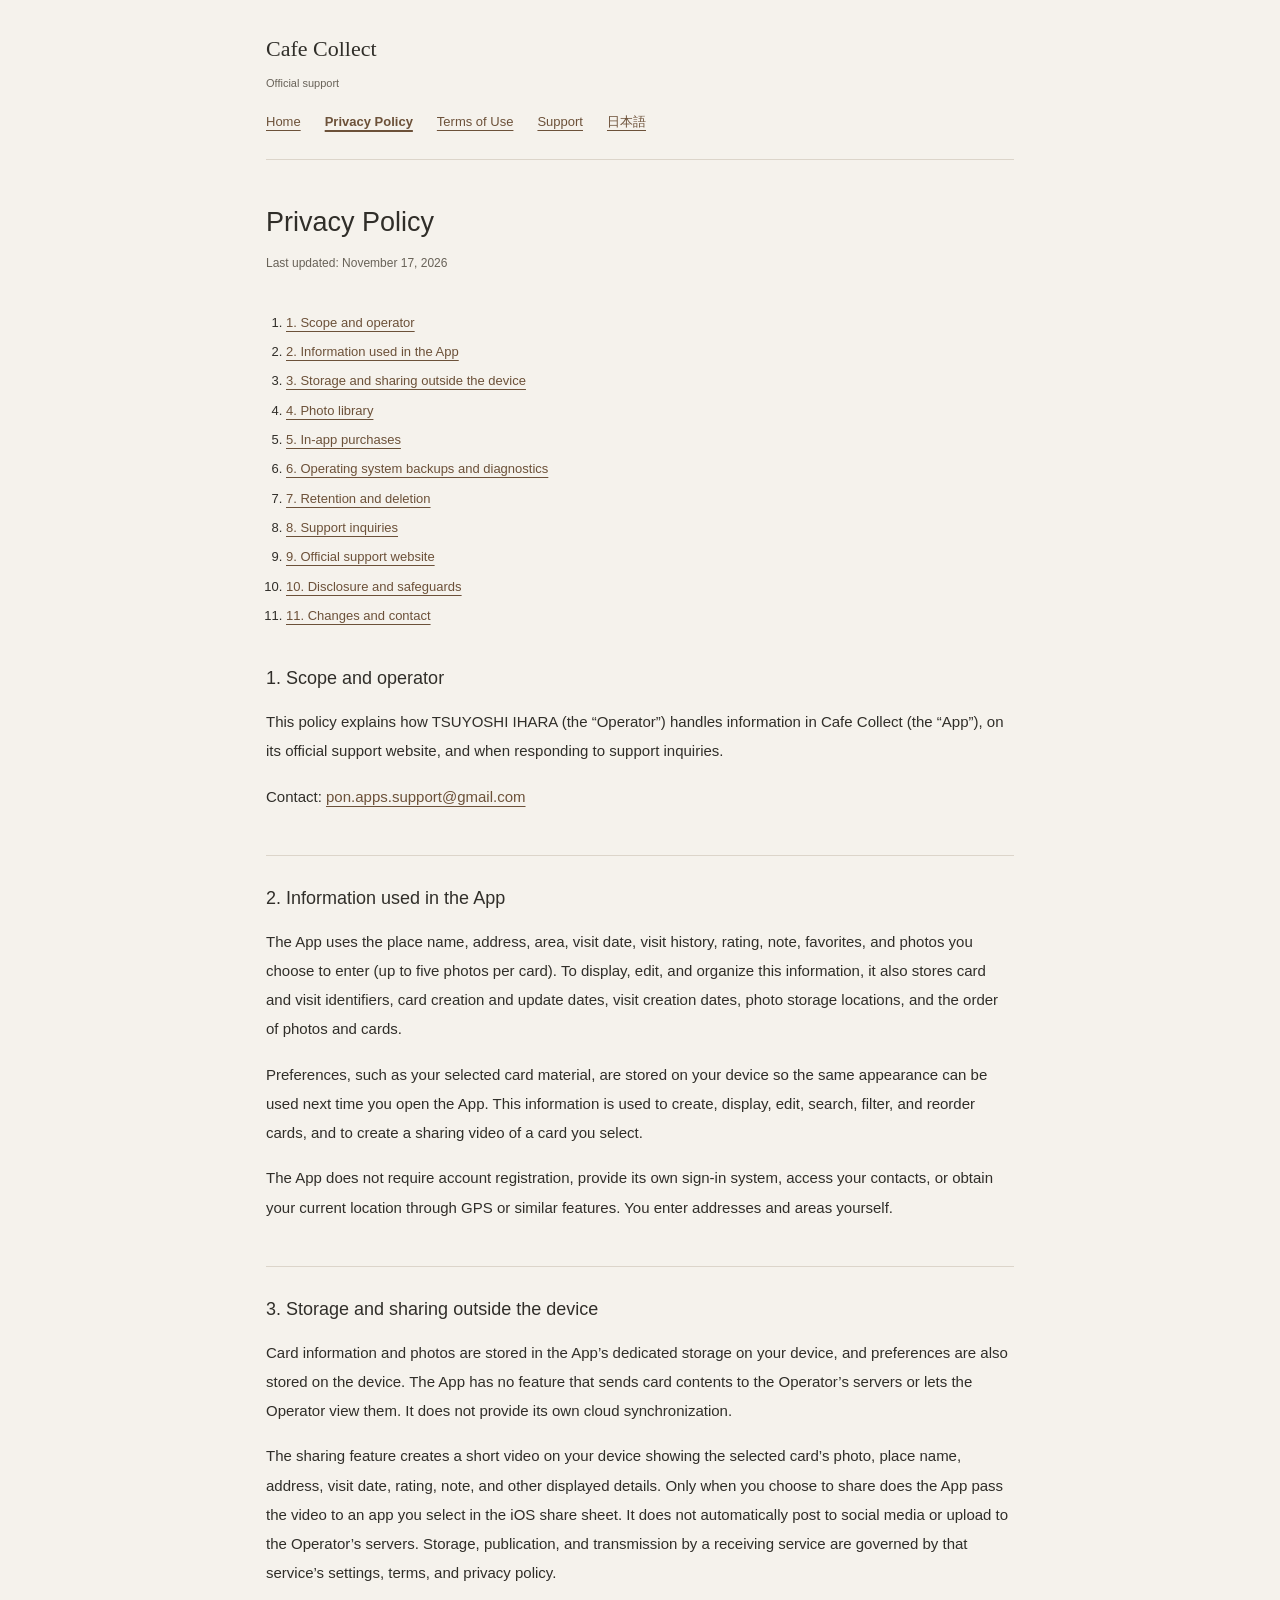
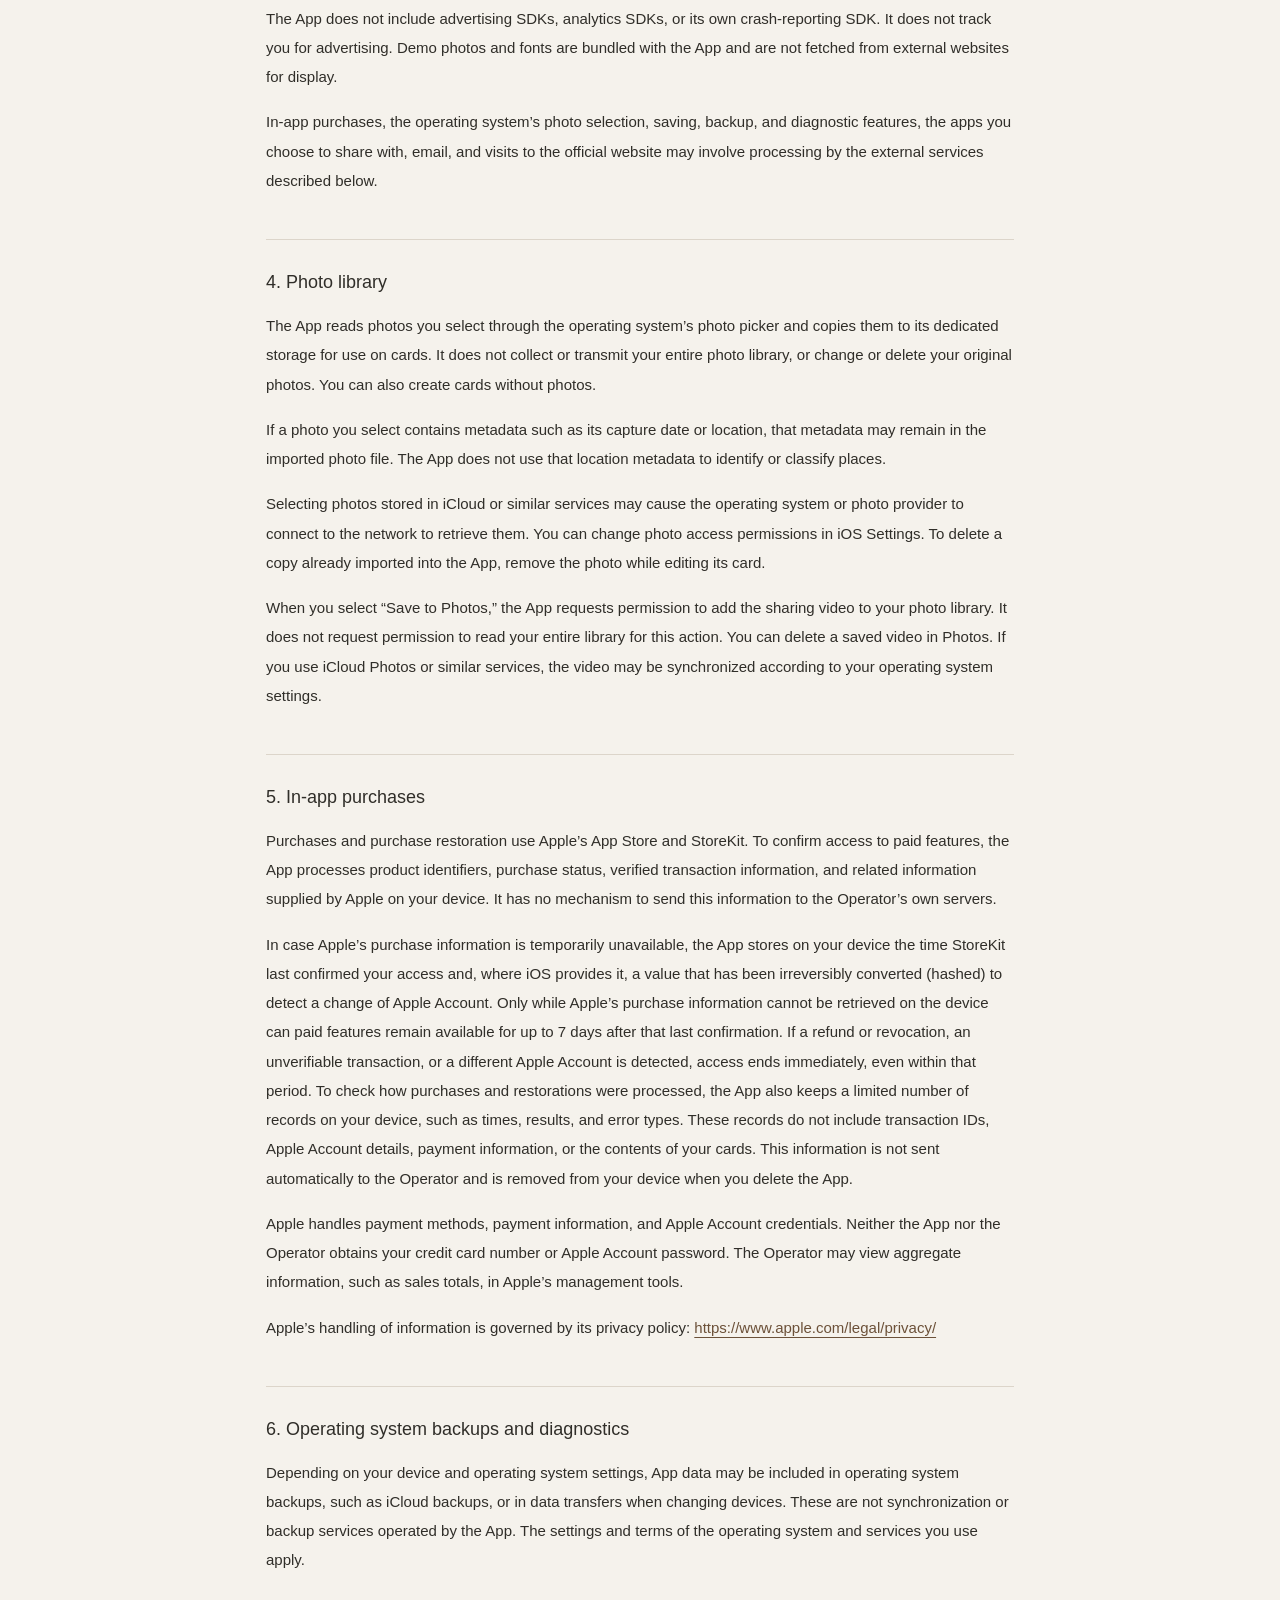
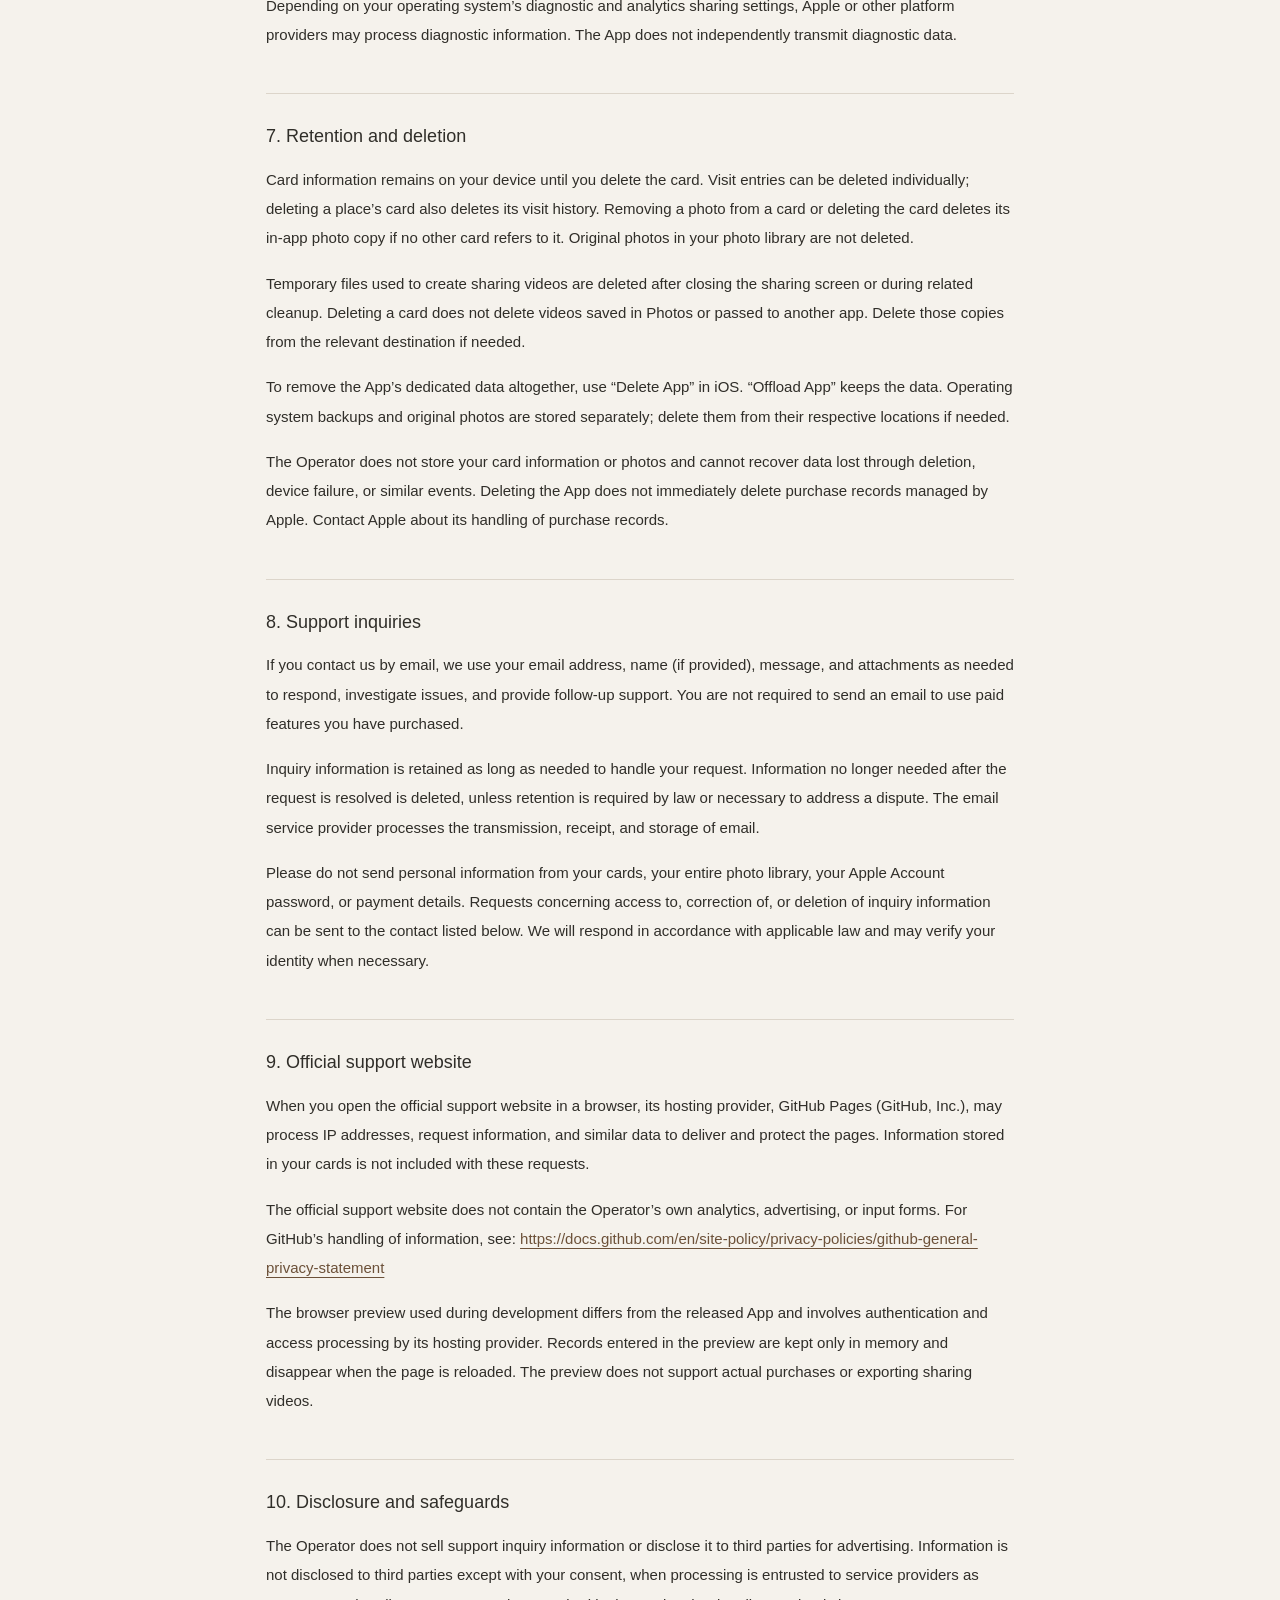
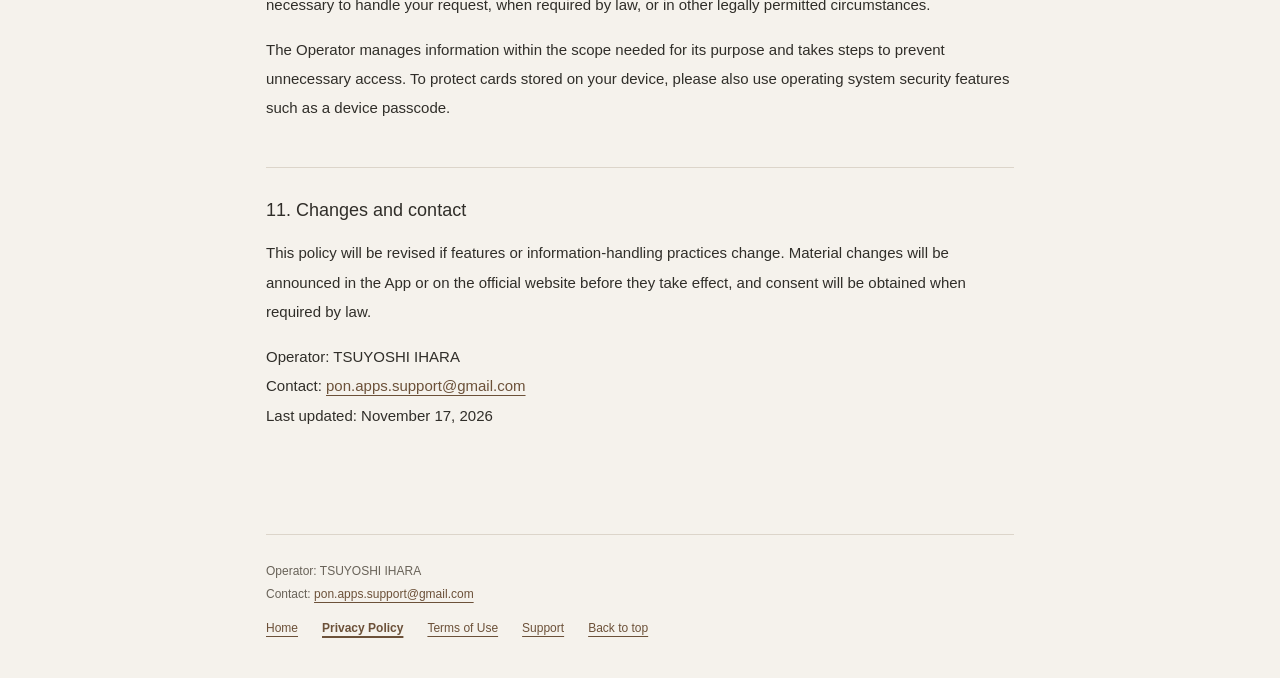
<file: cafe-collect/en/privacy.html>
<!doctype html>
<html lang="en">
<head>
<meta charset="utf-8">
<meta name="viewport" content="width=device-width, initial-scale=1">
<meta name="referrer" content="no-referrer">
<meta http-equiv="Content-Security-Policy" content="default-src 'none'; style-src 'self'; img-src 'self'; base-uri 'none'; form-action 'none'; object-src 'none'">
<meta name="description" content="Privacy Policy for Cafe Collect. Learn about free and paid features, restoring purchases, and on-device data.">
<title>Cafe Collect｜Privacy Policy</title>
<link rel="stylesheet" href="../style.css">
</head>
<body>
<a class="skip" href="#main">Skip to content</a>
<div class="wrap">
<header class="header">
<a class="brand" href="index.html">Cafe Collect</a>
<p class="tag">Official support</p>
<nav aria-label="Main navigation"><a href="index.html">Home</a><a href="privacy.html" aria-current="page">Privacy Policy</a><a href="terms.html">Terms of Use</a><a href="support.html">Support</a><a href="../privacy.html" lang="ja" hreflang="ja">日本語</a></nav>
</header>
<main id="main"><h1>Privacy Policy</h1><p class="date">Last updated: November 17, 2026</p><ol class="toc" aria-label="Contents"><li><a href="#section-1">1. Scope and operator</a></li><li><a href="#section-2">2. Information used in the App</a></li><li><a href="#section-3">3. Storage and sharing outside the device</a></li><li><a href="#section-4">4. Photo library</a></li><li><a href="#section-5">5. In-app purchases</a></li><li><a href="#section-6">6. Operating system backups and diagnostics</a></li><li><a href="#section-7">7. Retention and deletion</a></li><li><a href="#section-8">8. Support inquiries</a></li><li><a href="#section-9">9. Official support website</a></li><li><a href="#section-10">10. Disclosure and safeguards</a></li><li><a href="#section-11">11. Changes and contact</a></li></ol><article class="policy"><section id="section-1"><h2>1. Scope and operator</h2><p>This policy explains how TSUYOSHI IHARA (the “Operator”) handles information in Cafe Collect (the “App”), on its official support website, and when responding to support inquiries.</p><p>Contact: <a href="mailto:pon.apps.support@gmail.com" rel="noreferrer">pon.apps.support@gmail.com</a></p></section><section id="section-2"><h2>2. Information used in the App</h2><p>The App uses the place name, address, area, visit date, visit history, rating, note, favorites, and photos you choose to enter (up to five photos per card). To display, edit, and organize this information, it also stores card and visit identifiers, card creation and update dates, visit creation dates, photo storage locations, and the order of photos and cards.</p><p>Preferences, such as your selected card material, are stored on your device so the same appearance can be used next time you open the App. This information is used to create, display, edit, search, filter, and reorder cards, and to create a sharing video of a card you select.</p><p>The App does not require account registration, provide its own sign-in system, access your contacts, or obtain your current location through GPS or similar features. You enter addresses and areas yourself.</p></section><section id="section-3"><h2>3. Storage and sharing outside the device</h2><p>Card information and photos are stored in the App’s dedicated storage on your device, and preferences are also stored on the device. The App has no feature that sends card contents to the Operator’s servers or lets the Operator view them. It does not provide its own cloud synchronization.</p><p>The sharing feature creates a short video on your device showing the selected card’s photo, place name, address, visit date, rating, note, and other displayed details. Only when you choose to share does the App pass the video to an app you select in the iOS share sheet. It does not automatically post to social media or upload to the Operator’s servers. Storage, publication, and transmission by a receiving service are governed by that service’s settings, terms, and privacy policy.</p><p>The App does not include advertising SDKs, analytics SDKs, or its own crash-reporting SDK. It does not track you for advertising. Demo photos and fonts are bundled with the App and are not fetched from external websites for display.</p><p>In-app purchases, the operating system’s photo selection, saving, backup, and diagnostic features, the apps you choose to share with, email, and visits to the official website may involve processing by the external services described below.</p></section><section id="section-4"><h2>4. Photo library</h2><p>The App reads photos you select through the operating system’s photo picker and copies them to its dedicated storage for use on cards. It does not collect or transmit your entire photo library, or change or delete your original photos. You can also create cards without photos.</p><p>If a photo you select contains metadata such as its capture date or location, that metadata may remain in the imported photo file. The App does not use that location metadata to identify or classify places.</p><p>Selecting photos stored in iCloud or similar services may cause the operating system or photo provider to connect to the network to retrieve them. You can change photo access permissions in iOS Settings. To delete a copy already imported into the App, remove the photo while editing its card.</p><p>When you select “Save to Photos,” the App requests permission to add the sharing video to your photo library. It does not request permission to read your entire library for this action. You can delete a saved video in Photos. If you use iCloud Photos or similar services, the video may be synchronized according to your operating system settings.</p></section><section id="section-5"><h2>5. In-app purchases</h2><p>Purchases and purchase restoration use Apple’s App Store and StoreKit. To confirm access to paid features, the App processes product identifiers, purchase status, verified transaction information, and related information supplied by Apple on your device. It has no mechanism to send this information to the Operator’s own servers.</p><p>In case Apple’s purchase information is temporarily unavailable, the App stores on your device the time StoreKit last confirmed your access and, where iOS provides it, a value that has been irreversibly converted (hashed) to detect a change of Apple Account. Only while Apple’s purchase information cannot be retrieved on the device can paid features remain available for up to 7 days after that last confirmation. If a refund or revocation, an unverifiable transaction, or a different Apple Account is detected, access ends immediately, even within that period. To check how purchases and restorations were processed, the App also keeps a limited number of records on your device, such as times, results, and error types. These records do not include transaction IDs, Apple Account details, payment information, or the contents of your cards. This information is not sent automatically to the Operator and is removed from your device when you delete the App.</p><p>Apple handles payment methods, payment information, and Apple Account credentials. Neither the App nor the Operator obtains your credit card number or Apple Account password. The Operator may view aggregate information, such as sales totals, in Apple’s management tools.</p><p>Apple’s handling of information is governed by its privacy policy: <a href="https://www.apple.com/legal/privacy/" rel="noreferrer">https://www.apple.com/legal/privacy/</a></p></section><section id="section-6"><h2>6. Operating system backups and diagnostics</h2><p>Depending on your device and operating system settings, App data may be included in operating system backups, such as iCloud backups, or in data transfers when changing devices. These are not synchronization or backup services operated by the App. The settings and terms of the operating system and services you use apply.</p><p>Depending on your operating system’s diagnostic and analytics sharing settings, Apple or other platform providers may process diagnostic information. The App does not independently transmit diagnostic data.</p></section><section id="section-7"><h2>7. Retention and deletion</h2><p>Card information remains on your device until you delete the card. Visit entries can be deleted individually; deleting a place’s card also deletes its visit history. Removing a photo from a card or deleting the card deletes its in-app photo copy if no other card refers to it. Original photos in your photo library are not deleted.</p><p>Temporary files used to create sharing videos are deleted after closing the sharing screen or during related cleanup. Deleting a card does not delete videos saved in Photos or passed to another app. Delete those copies from the relevant destination if needed.</p><p>To remove the App’s dedicated data altogether, use “Delete App” in iOS. “Offload App” keeps the data. Operating system backups and original photos are stored separately; delete them from their respective locations if needed.</p><p>The Operator does not store your card information or photos and cannot recover data lost through deletion, device failure, or similar events. Deleting the App does not immediately delete purchase records managed by Apple. Contact Apple about its handling of purchase records.</p></section><section id="section-8"><h2>8. Support inquiries</h2><p>If you contact us by email, we use your email address, name (if provided), message, and attachments as needed to respond, investigate issues, and provide follow-up support. You are not required to send an email to use paid features you have purchased.</p><p>Inquiry information is retained as long as needed to handle your request. Information no longer needed after the request is resolved is deleted, unless retention is required by law or necessary to address a dispute. The email service provider processes the transmission, receipt, and storage of email.</p><p>Please do not send personal information from your cards, your entire photo library, your Apple Account password, or payment details. Requests concerning access to, correction of, or deletion of inquiry information can be sent to the contact listed below. We will respond in accordance with applicable law and may verify your identity when necessary.</p></section><section id="section-9"><h2>9. Official support website</h2><p>When you open the official support website in a browser, its hosting provider, GitHub Pages (GitHub, Inc.), may process IP addresses, request information, and similar data to deliver and protect the pages. Information stored in your cards is not included with these requests.</p><p>The official support website does not contain the Operator’s own analytics, advertising, or input forms. For GitHub’s handling of information, see: <a href="https://docs.github.com/en/site-policy/privacy-policies/github-general-privacy-statement" rel="noreferrer">https://docs.github.com/en/site-policy/privacy-policies/github-general-privacy-statement</a></p><p>The browser preview used during development differs from the released App and involves authentication and access processing by its hosting provider. Records entered in the preview are kept only in memory and disappear when the page is reloaded. The preview does not support actual purchases or exporting sharing videos.</p></section><section id="section-10"><h2>10. Disclosure and safeguards</h2><p>The Operator does not sell support inquiry information or disclose it to third parties for advertising. Information is not disclosed to third parties except with your consent, when processing is entrusted to service providers as necessary to handle your request, when required by law, or in other legally permitted circumstances.</p><p>The Operator manages information within the scope needed for its purpose and takes steps to prevent unnecessary access. To protect cards stored on your device, please also use operating system security features such as a device passcode.</p></section><section id="section-11"><h2>11. Changes and contact</h2><p>This policy will be revised if features or information-handling practices change. Material changes will be announced in the App or on the official website before they take effect, and consent will be obtained when required by law.</p><p>Operator: TSUYOSHI IHARA<br>
Contact: <a href="mailto:pon.apps.support@gmail.com" rel="noreferrer">pon.apps.support@gmail.com</a><br>
Last updated: November 17, 2026</p></section></article></main>
<footer class="footer">
<p>Operator: TSUYOSHI IHARA<br>Contact: <a href="mailto:pon.apps.support@gmail.com" rel="noreferrer">pon.apps.support@gmail.com</a></p>
<nav aria-label="Footer navigation"><a href="index.html">Home</a><a href="privacy.html" aria-current="page">Privacy Policy</a><a href="terms.html">Terms of Use</a><a href="support.html">Support</a><a href="#main">Back to top</a></nav>
</footer>
</div>
</body>
</html>
</file>
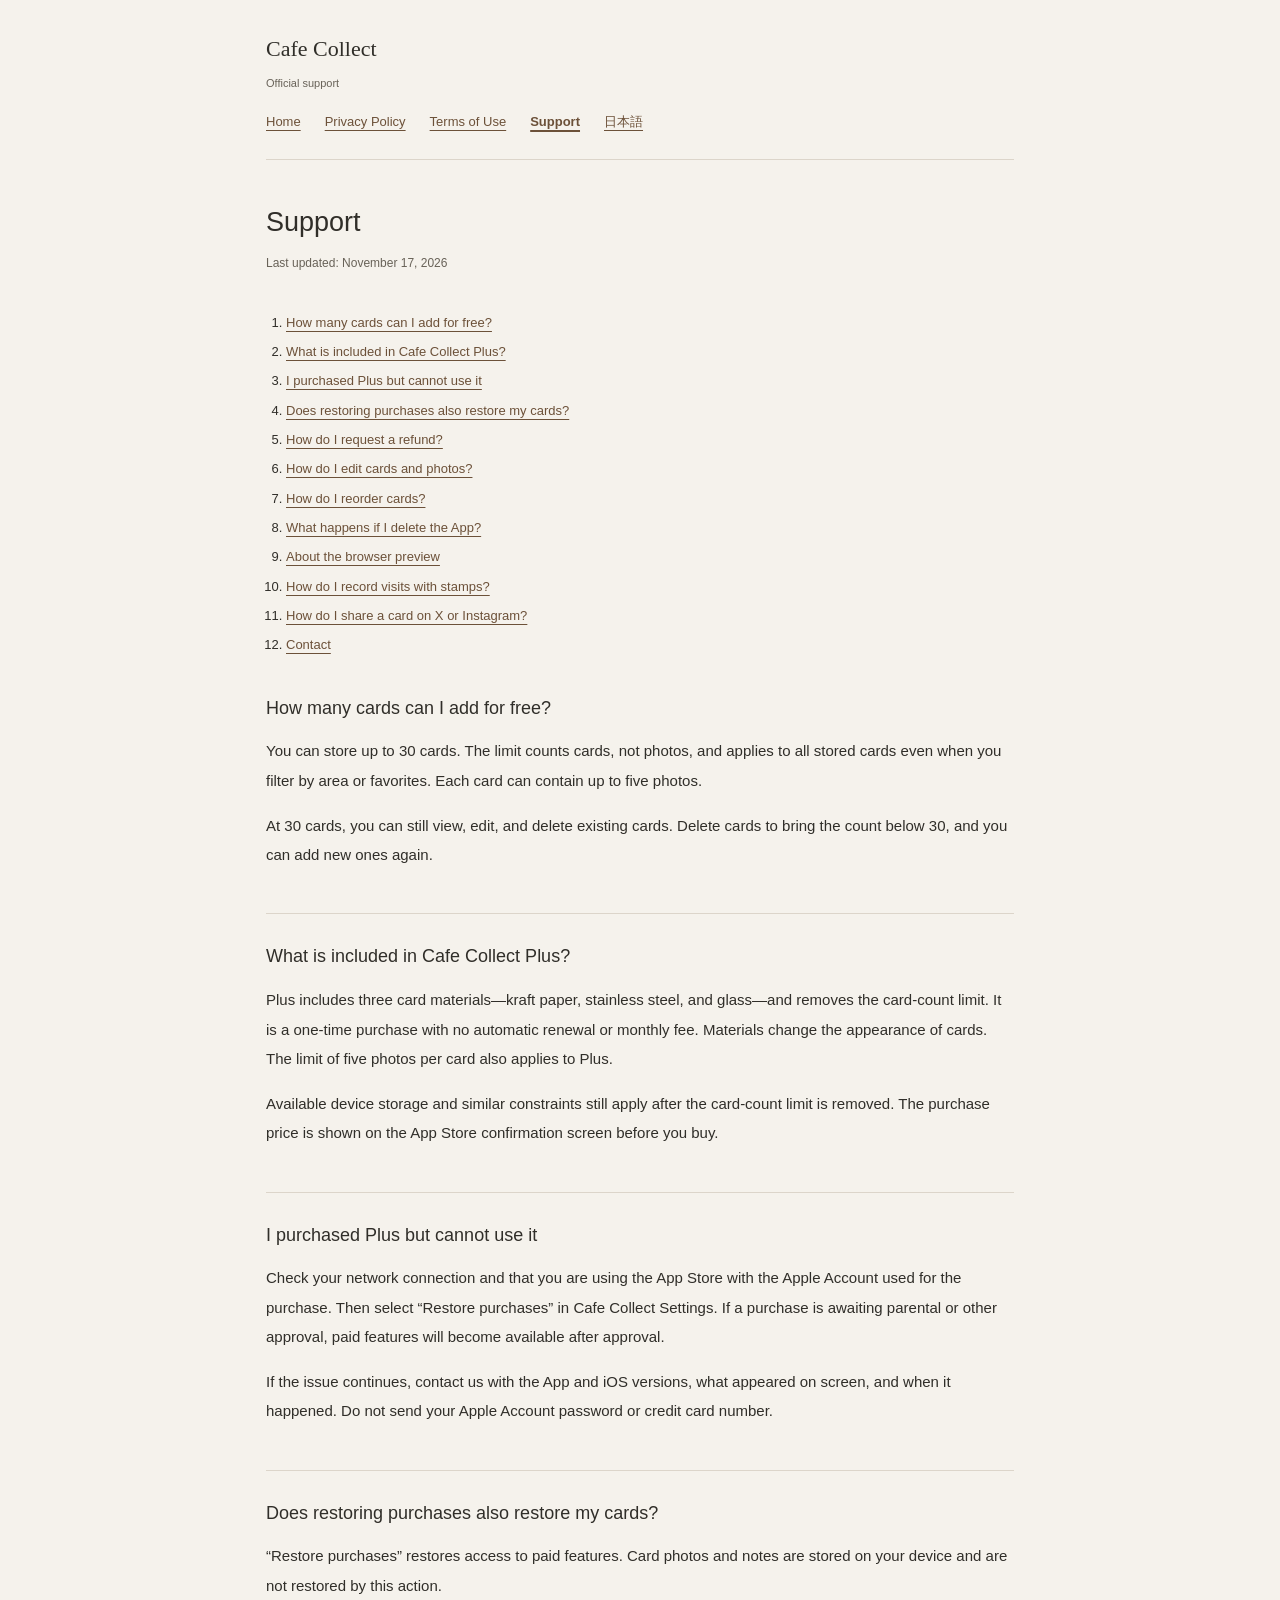
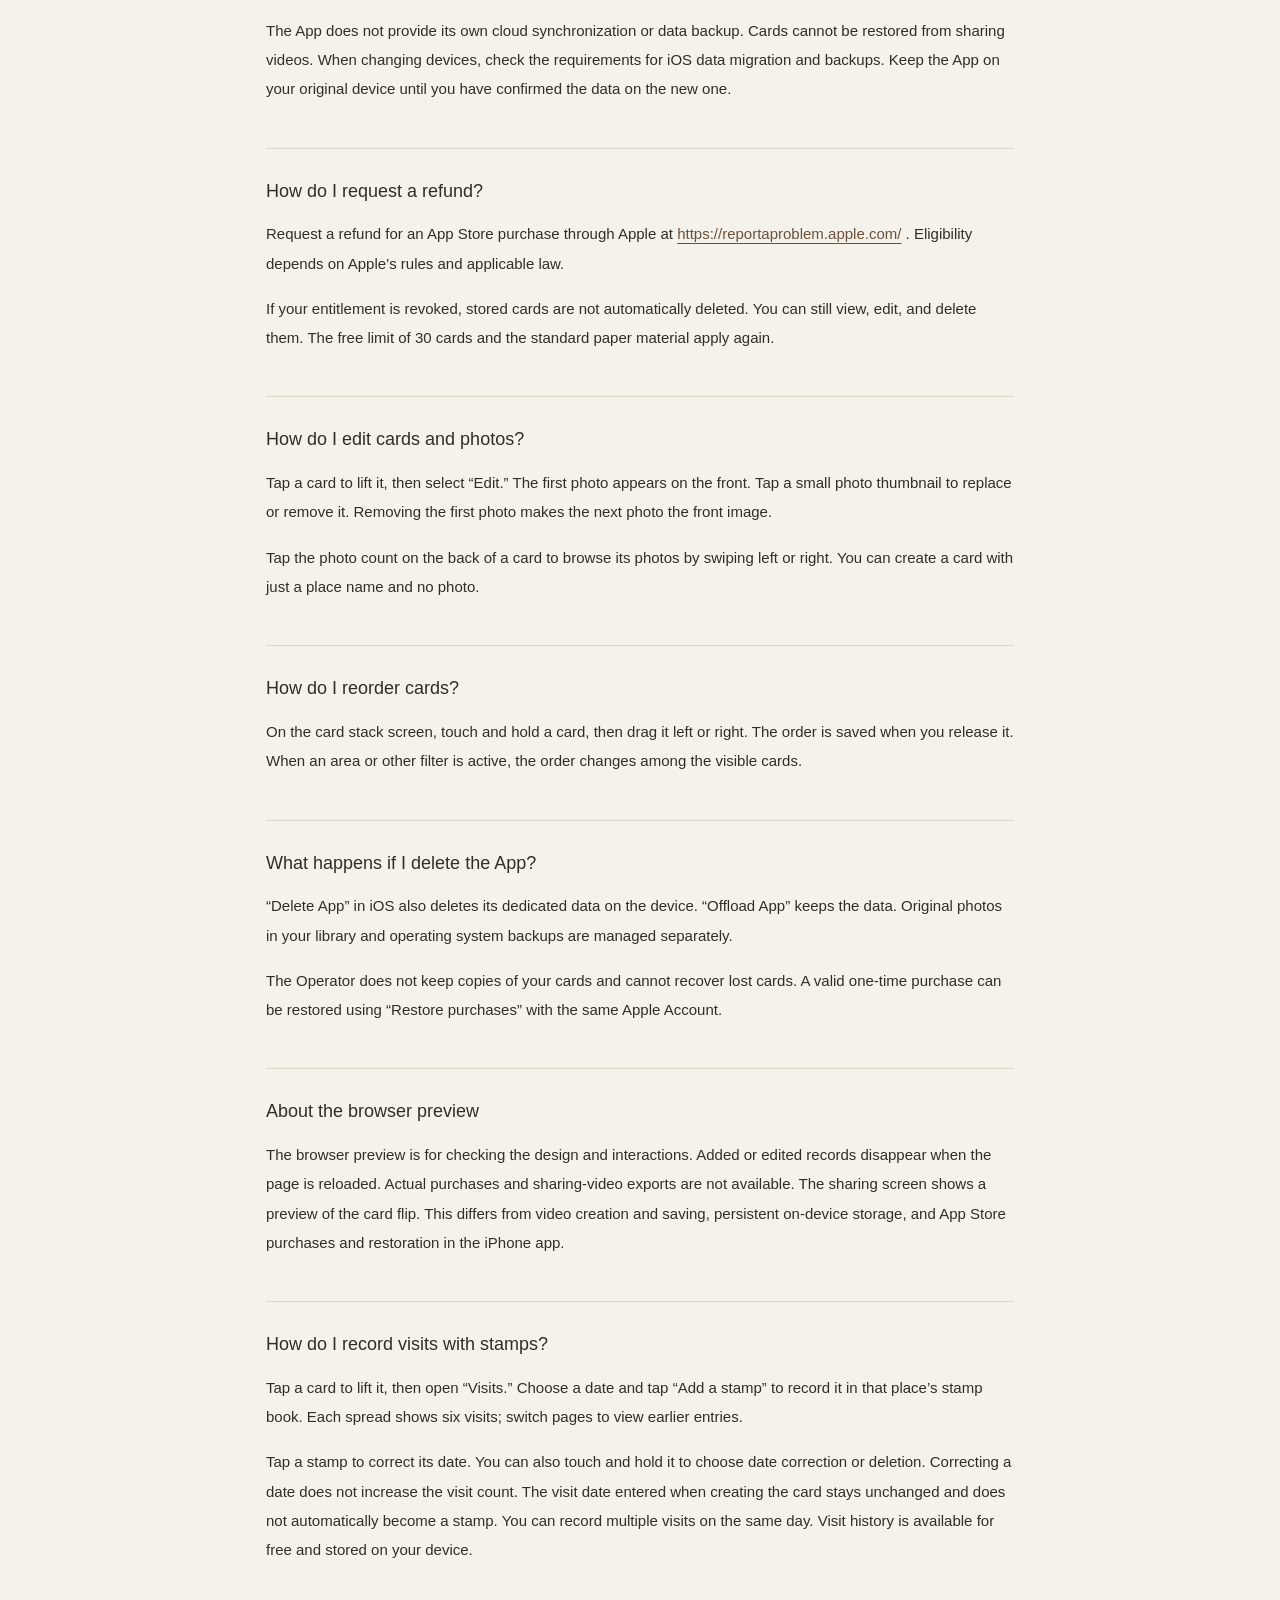
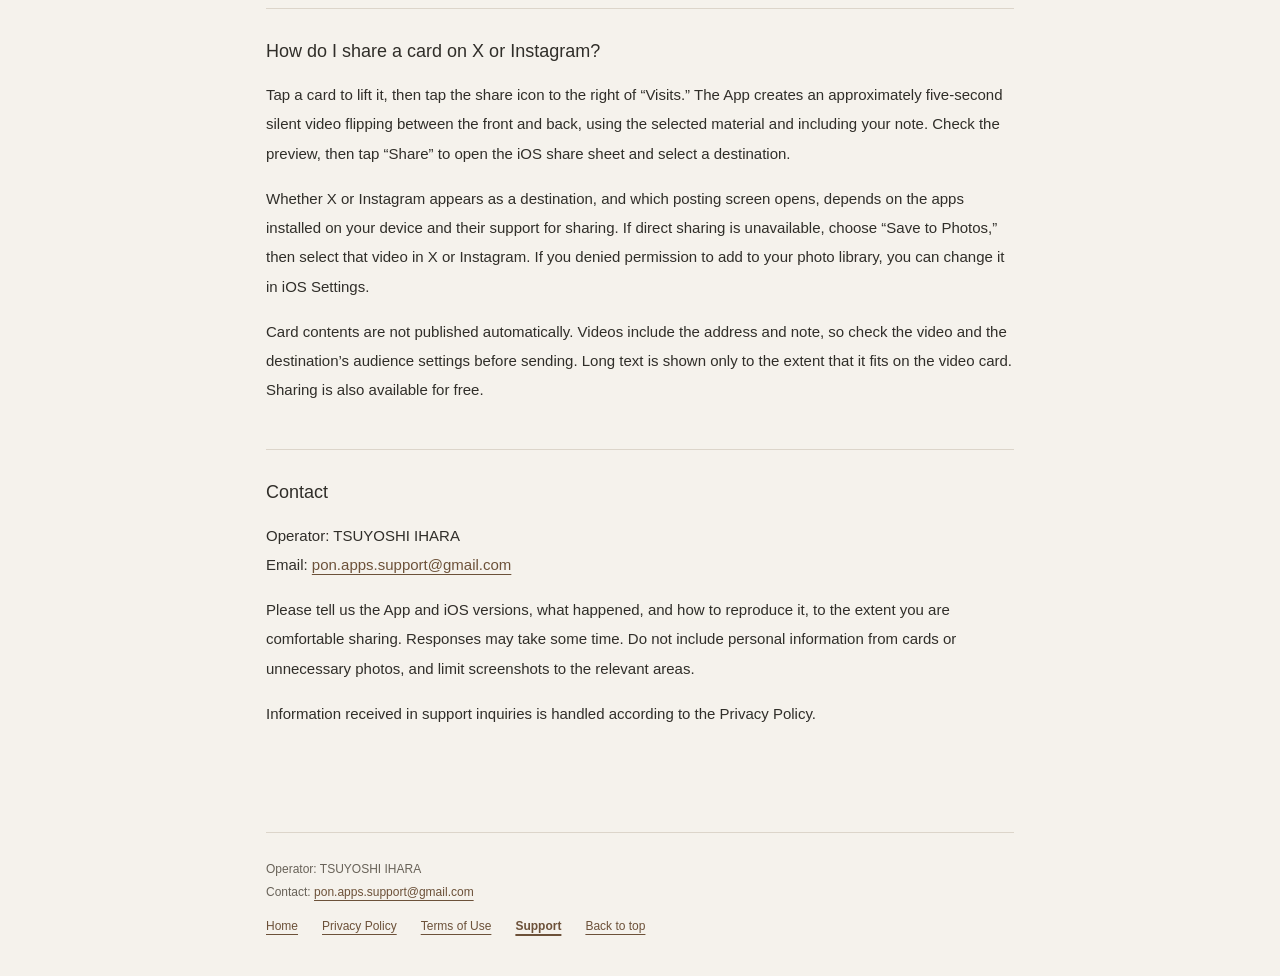
<file: cafe-collect/en/support.html>
<!doctype html>
<html lang="en">
<head>
<meta charset="utf-8">
<meta name="viewport" content="width=device-width, initial-scale=1">
<meta name="referrer" content="no-referrer">
<meta http-equiv="Content-Security-Policy" content="default-src 'none'; style-src 'self'; img-src 'self'; base-uri 'none'; form-action 'none'; object-src 'none'">
<meta name="description" content="Support for Cafe Collect. Learn about free and paid features, restoring purchases, and on-device data.">
<title>Cafe Collect｜Support</title>
<link rel="stylesheet" href="../style.css">
</head>
<body>
<a class="skip" href="#main">Skip to content</a>
<div class="wrap">
<header class="header">
<a class="brand" href="index.html">Cafe Collect</a>
<p class="tag">Official support</p>
<nav aria-label="Main navigation"><a href="index.html">Home</a><a href="privacy.html">Privacy Policy</a><a href="terms.html">Terms of Use</a><a href="support.html" aria-current="page">Support</a><a href="../support.html" lang="ja" hreflang="ja">日本語</a></nav>
</header>
<main id="main"><h1>Support</h1><p class="date">Last updated: November 17, 2026</p><ol class="toc" aria-label="Contents"><li><a href="#section-1">How many cards can I add for free?</a></li><li><a href="#section-2">What is included in Cafe Collect Plus?</a></li><li><a href="#section-3">I purchased Plus but cannot use it</a></li><li><a href="#section-4">Does restoring purchases also restore my cards?</a></li><li><a href="#section-5">How do I request a refund?</a></li><li><a href="#section-6">How do I edit cards and photos?</a></li><li><a href="#section-7">How do I reorder cards?</a></li><li><a href="#section-8">What happens if I delete the App?</a></li><li><a href="#section-9">About the browser preview</a></li><li><a href="#section-10">How do I record visits with stamps?</a></li><li><a href="#section-11">How do I share a card on X or Instagram?</a></li><li><a href="#section-12">Contact</a></li></ol><article class="policy"><section id="section-1"><h2>How many cards can I add for free?</h2><p>You can store up to 30 cards. The limit counts cards, not photos, and applies to all stored cards even when you filter by area or favorites. Each card can contain up to five photos.</p><p>At 30 cards, you can still view, edit, and delete existing cards. Delete cards to bring the count below 30, and you can add new ones again.</p></section><section id="section-2"><h2>What is included in Cafe Collect Plus?</h2><p>Plus includes three card materials—kraft paper, stainless steel, and glass—and removes the card-count limit. It is a one-time purchase with no automatic renewal or monthly fee. Materials change the appearance of cards. The limit of five photos per card also applies to Plus.</p><p>Available device storage and similar constraints still apply after the card-count limit is removed. The purchase price is shown on the App Store confirmation screen before you buy.</p></section><section id="section-3"><h2>I purchased Plus but cannot use it</h2><p>Check your network connection and that you are using the App Store with the Apple Account used for the purchase. Then select “Restore purchases” in Cafe Collect Settings. If a purchase is awaiting parental or other approval, paid features will become available after approval.</p><p>If the issue continues, contact us with the App and iOS versions, what appeared on screen, and when it happened. Do not send your Apple Account password or credit card number.</p></section><section id="section-4"><h2>Does restoring purchases also restore my cards?</h2><p>“Restore purchases” restores access to paid features. Card photos and notes are stored on your device and are not restored by this action.</p><p>The App does not provide its own cloud synchronization or data backup. Cards cannot be restored from sharing videos. When changing devices, check the requirements for iOS data migration and backups. Keep the App on your original device until you have confirmed the data on the new one.</p></section><section id="section-5"><h2>How do I request a refund?</h2><p>Request a refund for an App Store purchase through Apple at <a href="https://reportaproblem.apple.com/" rel="noreferrer">https://reportaproblem.apple.com/</a> . Eligibility depends on Apple’s rules and applicable law.</p><p>If your entitlement is revoked, stored cards are not automatically deleted. You can still view, edit, and delete them. The free limit of 30 cards and the standard paper material apply again.</p></section><section id="section-6"><h2>How do I edit cards and photos?</h2><p>Tap a card to lift it, then select “Edit.” The first photo appears on the front. Tap a small photo thumbnail to replace or remove it. Removing the first photo makes the next photo the front image.</p><p>Tap the photo count on the back of a card to browse its photos by swiping left or right. You can create a card with just a place name and no photo.</p></section><section id="section-7"><h2>How do I reorder cards?</h2><p>On the card stack screen, touch and hold a card, then drag it left or right. The order is saved when you release it. When an area or other filter is active, the order changes among the visible cards.</p></section><section id="section-8"><h2>What happens if I delete the App?</h2><p>“Delete App” in iOS also deletes its dedicated data on the device. “Offload App” keeps the data. Original photos in your library and operating system backups are managed separately.</p><p>The Operator does not keep copies of your cards and cannot recover lost cards. A valid one-time purchase can be restored using “Restore purchases” with the same Apple Account.</p></section><section id="section-9"><h2>About the browser preview</h2><p>The browser preview is for checking the design and interactions. Added or edited records disappear when the page is reloaded. Actual purchases and sharing-video exports are not available. The sharing screen shows a preview of the card flip. This differs from video creation and saving, persistent on-device storage, and App Store purchases and restoration in the iPhone app.</p></section><section id="section-10"><h2>How do I record visits with stamps?</h2><p>Tap a card to lift it, then open “Visits.” Choose a date and tap “Add a stamp” to record it in that place’s stamp book. Each spread shows six visits; switch pages to view earlier entries.</p><p>Tap a stamp to correct its date. You can also touch and hold it to choose date correction or deletion. Correcting a date does not increase the visit count. The visit date entered when creating the card stays unchanged and does not automatically become a stamp. You can record multiple visits on the same day. Visit history is available for free and stored on your device.</p></section><section id="section-11"><h2>How do I share a card on X or Instagram?</h2><p>Tap a card to lift it, then tap the share icon to the right of “Visits.” The App creates an approximately five-second silent video flipping between the front and back, using the selected material and including your note. Check the preview, then tap “Share” to open the iOS share sheet and select a destination.</p><p>Whether X or Instagram appears as a destination, and which posting screen opens, depends on the apps installed on your device and their support for sharing. If direct sharing is unavailable, choose “Save to Photos,” then select that video in X or Instagram. If you denied permission to add to your photo library, you can change it in iOS Settings.</p><p>Card contents are not published automatically. Videos include the address and note, so check the video and the destination’s audience settings before sending. Long text is shown only to the extent that it fits on the video card. Sharing is also available for free.</p></section><section id="section-12"><h2>Contact</h2><p>Operator: TSUYOSHI IHARA<br>
Email: <a href="mailto:pon.apps.support@gmail.com" rel="noreferrer">pon.apps.support@gmail.com</a></p><p>Please tell us the App and iOS versions, what happened, and how to reproduce it, to the extent you are comfortable sharing. Responses may take some time. Do not include personal information from cards or unnecessary photos, and limit screenshots to the relevant areas.</p><p>Information received in support inquiries is handled according to the Privacy Policy.</p></section></article></main>
<footer class="footer">
<p>Operator: TSUYOSHI IHARA<br>Contact: <a href="mailto:pon.apps.support@gmail.com" rel="noreferrer">pon.apps.support@gmail.com</a></p>
<nav aria-label="Footer navigation"><a href="index.html">Home</a><a href="privacy.html">Privacy Policy</a><a href="terms.html">Terms of Use</a><a href="support.html" aria-current="page">Support</a><a href="#main">Back to top</a></nav>
</footer>
</div>
</body>
</html>
</file>
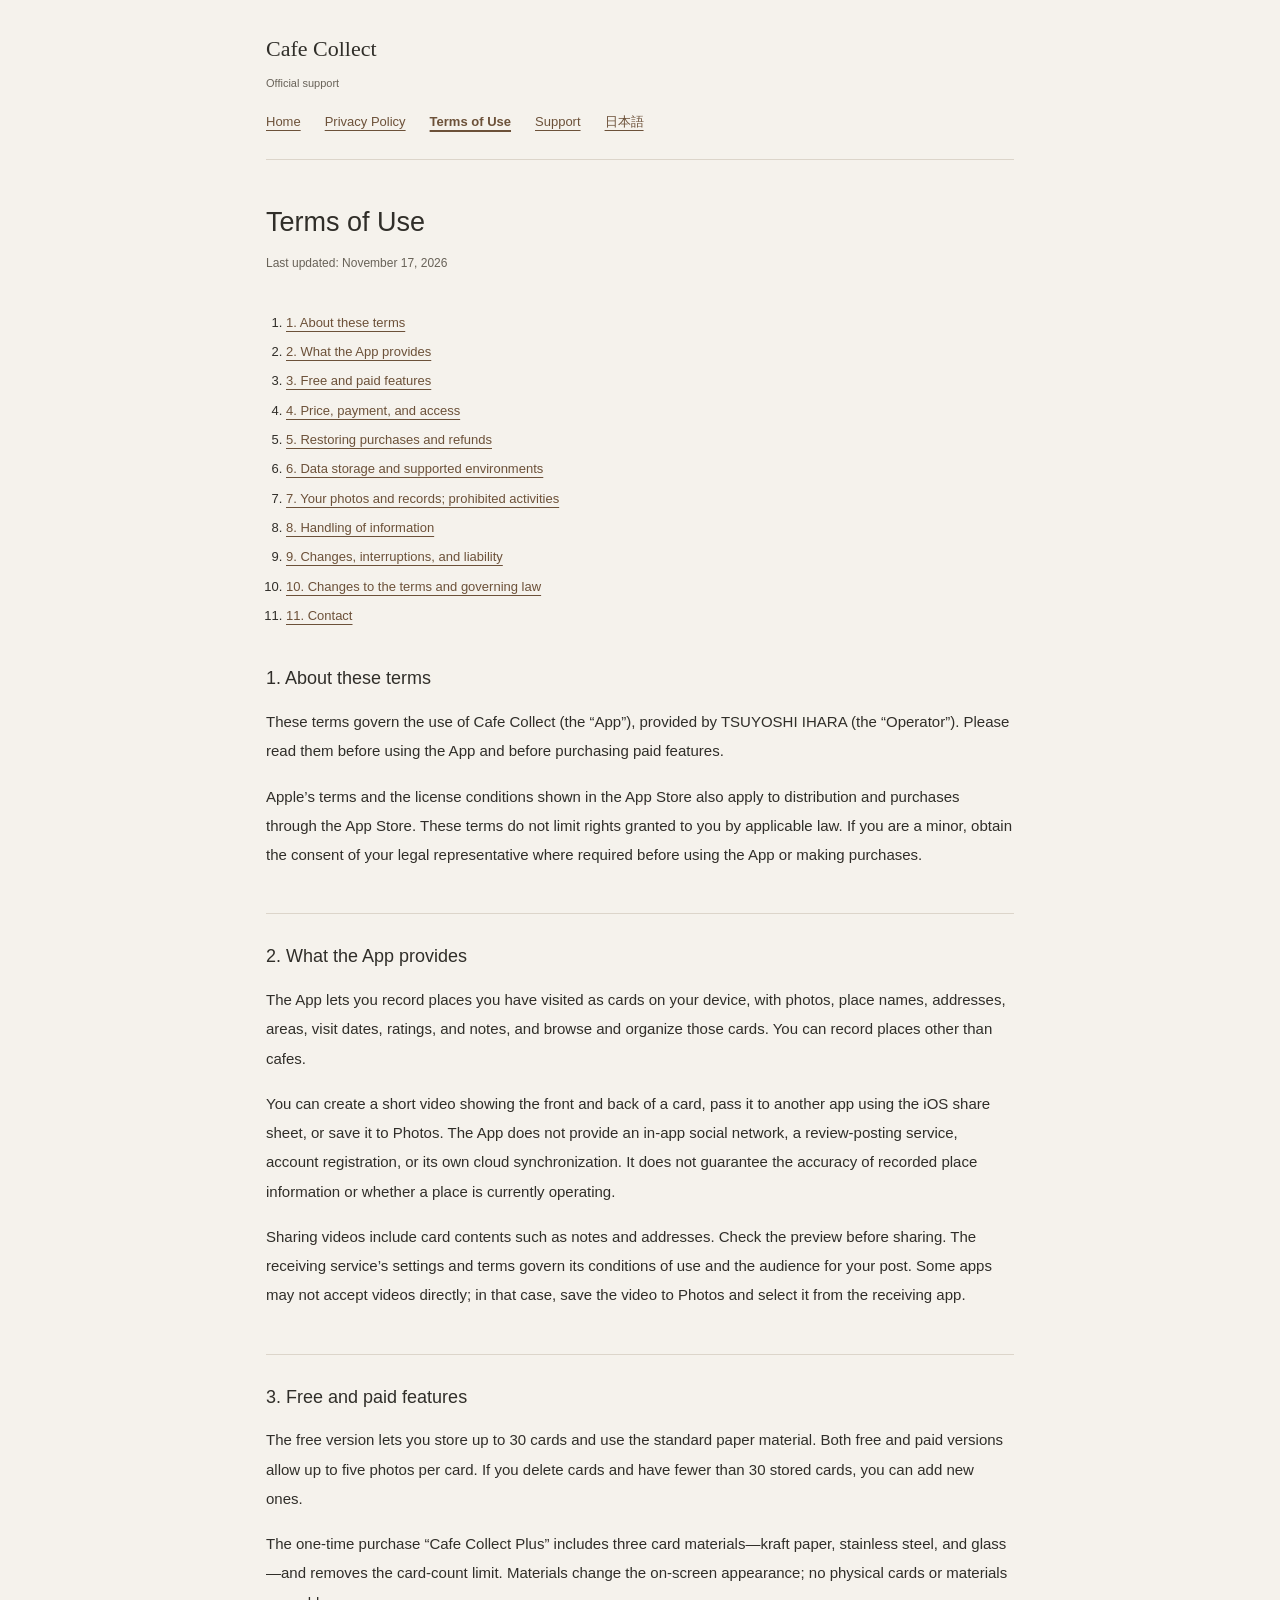
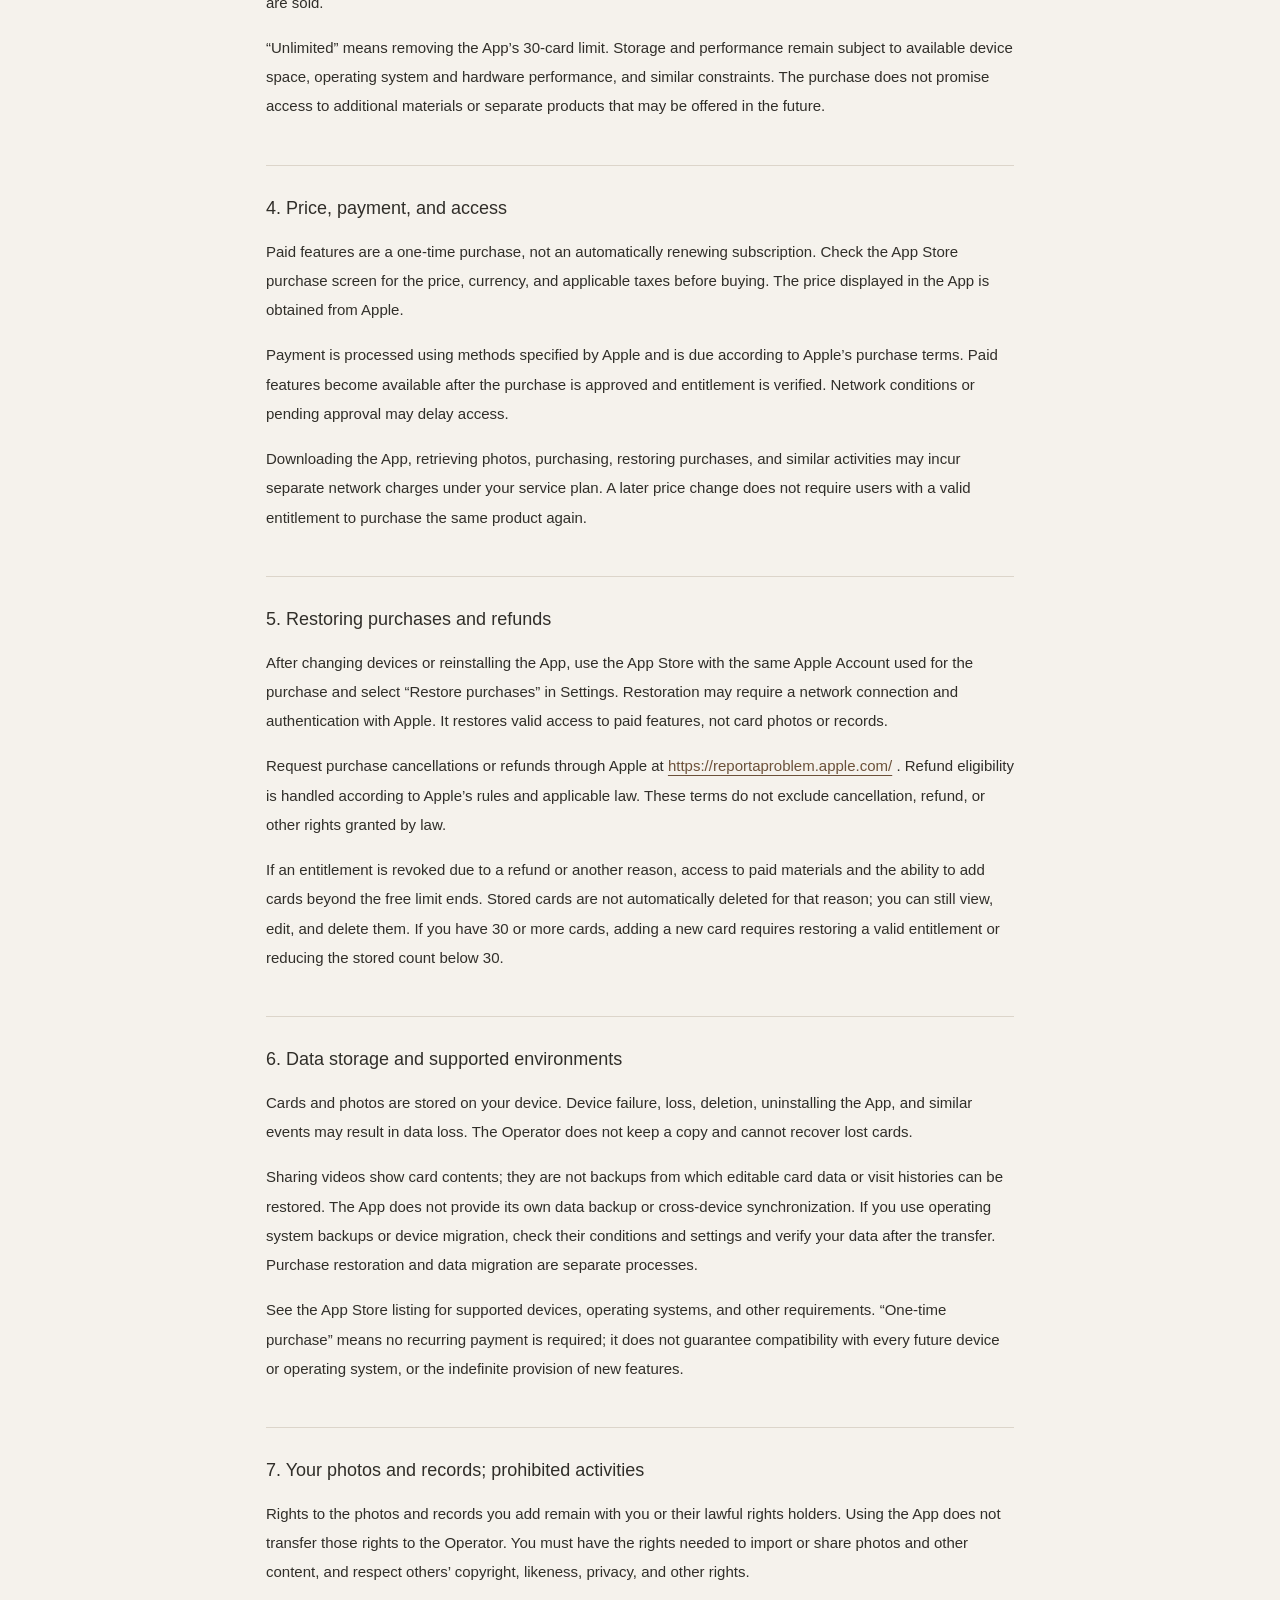
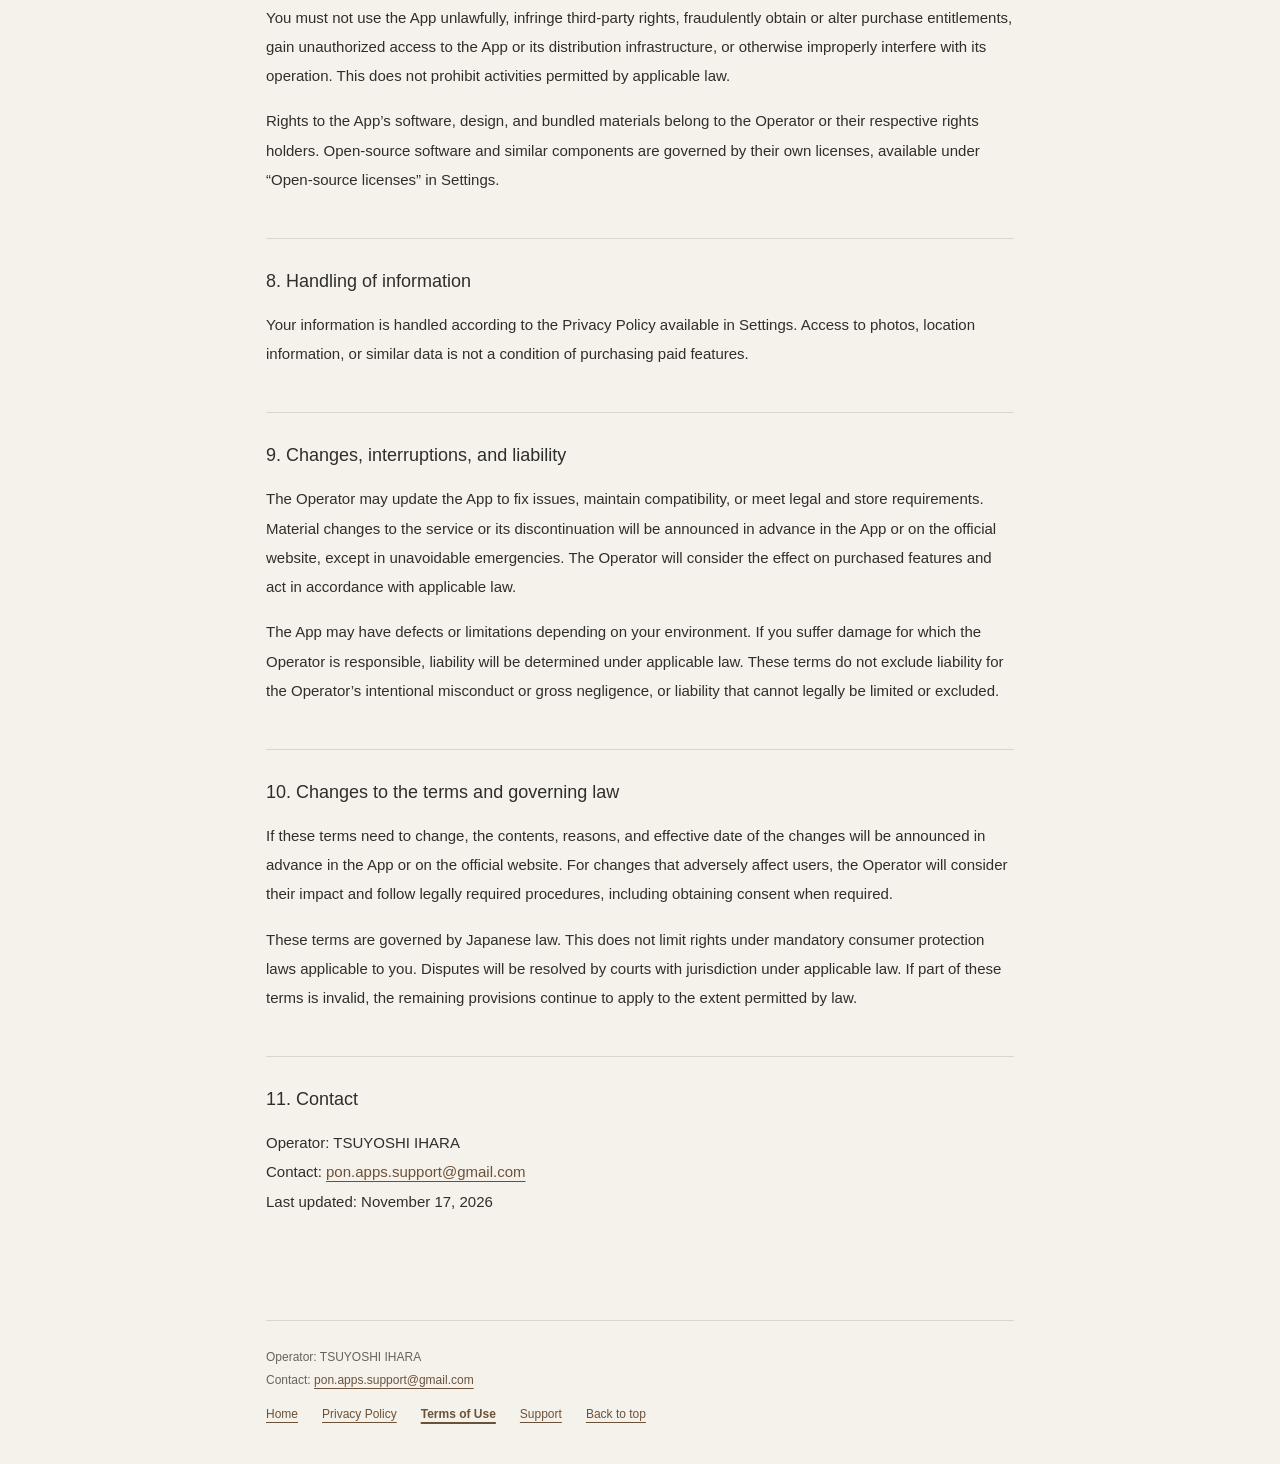
<file: cafe-collect/en/terms.html>
<!doctype html>
<html lang="en">
<head>
<meta charset="utf-8">
<meta name="viewport" content="width=device-width, initial-scale=1">
<meta name="referrer" content="no-referrer">
<meta http-equiv="Content-Security-Policy" content="default-src 'none'; style-src 'self'; img-src 'self'; base-uri 'none'; form-action 'none'; object-src 'none'">
<meta name="description" content="Terms of Use for Cafe Collect. Learn about free and paid features, restoring purchases, and on-device data.">
<title>Cafe Collect｜Terms of Use</title>
<link rel="stylesheet" href="../style.css">
</head>
<body>
<a class="skip" href="#main">Skip to content</a>
<div class="wrap">
<header class="header">
<a class="brand" href="index.html">Cafe Collect</a>
<p class="tag">Official support</p>
<nav aria-label="Main navigation"><a href="index.html">Home</a><a href="privacy.html">Privacy Policy</a><a href="terms.html" aria-current="page">Terms of Use</a><a href="support.html">Support</a><a href="../terms.html" lang="ja" hreflang="ja">日本語</a></nav>
</header>
<main id="main"><h1>Terms of Use</h1><p class="date">Last updated: November 17, 2026</p><ol class="toc" aria-label="Contents"><li><a href="#section-1">1. About these terms</a></li><li><a href="#section-2">2. What the App provides</a></li><li><a href="#section-3">3. Free and paid features</a></li><li><a href="#section-4">4. Price, payment, and access</a></li><li><a href="#section-5">5. Restoring purchases and refunds</a></li><li><a href="#section-6">6. Data storage and supported environments</a></li><li><a href="#section-7">7. Your photos and records; prohibited activities</a></li><li><a href="#section-8">8. Handling of information</a></li><li><a href="#section-9">9. Changes, interruptions, and liability</a></li><li><a href="#section-10">10. Changes to the terms and governing law</a></li><li><a href="#section-11">11. Contact</a></li></ol><article class="policy"><section id="section-1"><h2>1. About these terms</h2><p>These terms govern the use of Cafe Collect (the “App”), provided by TSUYOSHI IHARA (the “Operator”). Please read them before using the App and before purchasing paid features.</p><p>Apple’s terms and the license conditions shown in the App Store also apply to distribution and purchases through the App Store. These terms do not limit rights granted to you by applicable law. If you are a minor, obtain the consent of your legal representative where required before using the App or making purchases.</p></section><section id="section-2"><h2>2. What the App provides</h2><p>The App lets you record places you have visited as cards on your device, with photos, place names, addresses, areas, visit dates, ratings, and notes, and browse and organize those cards. You can record places other than cafes.</p><p>You can create a short video showing the front and back of a card, pass it to another app using the iOS share sheet, or save it to Photos. The App does not provide an in-app social network, a review-posting service, account registration, or its own cloud synchronization. It does not guarantee the accuracy of recorded place information or whether a place is currently operating.</p><p>Sharing videos include card contents such as notes and addresses. Check the preview before sharing. The receiving service’s settings and terms govern its conditions of use and the audience for your post. Some apps may not accept videos directly; in that case, save the video to Photos and select it from the receiving app.</p></section><section id="section-3"><h2>3. Free and paid features</h2><p>The free version lets you store up to 30 cards and use the standard paper material. Both free and paid versions allow up to five photos per card. If you delete cards and have fewer than 30 stored cards, you can add new ones.</p><p>The one-time purchase “Cafe Collect Plus” includes three card materials—kraft paper, stainless steel, and glass—and removes the card-count limit. Materials change the on-screen appearance; no physical cards or materials are sold.</p><p>“Unlimited” means removing the App’s 30-card limit. Storage and performance remain subject to available device space, operating system and hardware performance, and similar constraints. The purchase does not promise access to additional materials or separate products that may be offered in the future.</p></section><section id="section-4"><h2>4. Price, payment, and access</h2><p>Paid features are a one-time purchase, not an automatically renewing subscription. Check the App Store purchase screen for the price, currency, and applicable taxes before buying. The price displayed in the App is obtained from Apple.</p><p>Payment is processed using methods specified by Apple and is due according to Apple’s purchase terms. Paid features become available after the purchase is approved and entitlement is verified. Network conditions or pending approval may delay access.</p><p>Downloading the App, retrieving photos, purchasing, restoring purchases, and similar activities may incur separate network charges under your service plan. A later price change does not require users with a valid entitlement to purchase the same product again.</p></section><section id="section-5"><h2>5. Restoring purchases and refunds</h2><p>After changing devices or reinstalling the App, use the App Store with the same Apple Account used for the purchase and select “Restore purchases” in Settings. Restoration may require a network connection and authentication with Apple. It restores valid access to paid features, not card photos or records.</p><p>Request purchase cancellations or refunds through Apple at <a href="https://reportaproblem.apple.com/" rel="noreferrer">https://reportaproblem.apple.com/</a> . Refund eligibility is handled according to Apple’s rules and applicable law. These terms do not exclude cancellation, refund, or other rights granted by law.</p><p>If an entitlement is revoked due to a refund or another reason, access to paid materials and the ability to add cards beyond the free limit ends. Stored cards are not automatically deleted for that reason; you can still view, edit, and delete them. If you have 30 or more cards, adding a new card requires restoring a valid entitlement or reducing the stored count below 30.</p></section><section id="section-6"><h2>6. Data storage and supported environments</h2><p>Cards and photos are stored on your device. Device failure, loss, deletion, uninstalling the App, and similar events may result in data loss. The Operator does not keep a copy and cannot recover lost cards.</p><p>Sharing videos show card contents; they are not backups from which editable card data or visit histories can be restored. The App does not provide its own data backup or cross-device synchronization. If you use operating system backups or device migration, check their conditions and settings and verify your data after the transfer. Purchase restoration and data migration are separate processes.</p><p>See the App Store listing for supported devices, operating systems, and other requirements. “One-time purchase” means no recurring payment is required; it does not guarantee compatibility with every future device or operating system, or the indefinite provision of new features.</p></section><section id="section-7"><h2>7. Your photos and records; prohibited activities</h2><p>Rights to the photos and records you add remain with you or their lawful rights holders. Using the App does not transfer those rights to the Operator. You must have the rights needed to import or share photos and other content, and respect others’ copyright, likeness, privacy, and other rights.</p><p>You must not use the App unlawfully, infringe third-party rights, fraudulently obtain or alter purchase entitlements, gain unauthorized access to the App or its distribution infrastructure, or otherwise improperly interfere with its operation. This does not prohibit activities permitted by applicable law.</p><p>Rights to the App’s software, design, and bundled materials belong to the Operator or their respective rights holders. Open-source software and similar components are governed by their own licenses, available under “Open-source licenses” in Settings.</p></section><section id="section-8"><h2>8. Handling of information</h2><p>Your information is handled according to the Privacy Policy available in Settings. Access to photos, location information, or similar data is not a condition of purchasing paid features.</p></section><section id="section-9"><h2>9. Changes, interruptions, and liability</h2><p>The Operator may update the App to fix issues, maintain compatibility, or meet legal and store requirements. Material changes to the service or its discontinuation will be announced in advance in the App or on the official website, except in unavoidable emergencies. The Operator will consider the effect on purchased features and act in accordance with applicable law.</p><p>The App may have defects or limitations depending on your environment. If you suffer damage for which the Operator is responsible, liability will be determined under applicable law. These terms do not exclude liability for the Operator’s intentional misconduct or gross negligence, or liability that cannot legally be limited or excluded.</p></section><section id="section-10"><h2>10. Changes to the terms and governing law</h2><p>If these terms need to change, the contents, reasons, and effective date of the changes will be announced in advance in the App or on the official website. For changes that adversely affect users, the Operator will consider their impact and follow legally required procedures, including obtaining consent when required.</p><p>These terms are governed by Japanese law. This does not limit rights under mandatory consumer protection laws applicable to you. Disputes will be resolved by courts with jurisdiction under applicable law. If part of these terms is invalid, the remaining provisions continue to apply to the extent permitted by law.</p></section><section id="section-11"><h2>11. Contact</h2><p>Operator: TSUYOSHI IHARA<br>
Contact: <a href="mailto:pon.apps.support@gmail.com" rel="noreferrer">pon.apps.support@gmail.com</a><br>
Last updated: November 17, 2026</p></section></article></main>
<footer class="footer">
<p>Operator: TSUYOSHI IHARA<br>Contact: <a href="mailto:pon.apps.support@gmail.com" rel="noreferrer">pon.apps.support@gmail.com</a></p>
<nav aria-label="Footer navigation"><a href="index.html">Home</a><a href="privacy.html">Privacy Policy</a><a href="terms.html" aria-current="page">Terms of Use</a><a href="support.html">Support</a><a href="#main">Back to top</a></nav>
</footer>
</div>
</body>
</html>
</file>
<file: style.css>
:root { color-scheme: light; --navy: #192638; --ink: #202e40; --paper: #f6f3ed; --surface: #fffdfa; --gold: #b69a65; --line: #ded8ce; --muted: #626873; --link: #355b7c; }
* { box-sizing: border-box; }
html { scroll-padding-top: 1.5rem; }
body { margin: 0; background: var(--paper); color: var(--ink); font-family: -apple-system, BlinkMacSystemFont, "Hiragino Kaku Gothic ProN", "Yu Gothic", Meiryo, sans-serif; font-size: 1rem; line-height: 1.9; overflow-wrap: anywhere; }
a { color: var(--link); text-underline-offset: .22em; text-decoration-thickness: .07em; }
a:hover { text-decoration-thickness: .14em; }
a:focus-visible, summary:focus-visible { outline: 3px solid var(--link); outline-offset: 4px; border-radius: 4px; }
.skip { position: absolute; top: .5rem; left: .5rem; z-index: 2; padding: .6rem 1rem; background: var(--surface); transform: translateY(-180%); }
.skip:focus { transform: translateY(0); }
.site-header { border-bottom: 1px solid var(--line); background: var(--surface); }
.header-inner { max-width: 1080px; padding: 1.2rem 2rem; margin: auto; display: flex; justify-content: space-between; align-items: center; gap: 1rem; }
.brand { display: inline-flex; align-items: center; gap: .85rem; color: var(--navy); font-weight: 700; text-decoration: none; letter-spacing: .06em; line-height: 1.5; }
.brand small { display: block; font-size: .72rem; font-weight: 400; color: var(--muted); letter-spacing: .1em; }
.brand-mark { display: grid; place-content: center; grid-auto-flow: column; align-items: baseline; min-width: 50px; height: 50px; padding: .5rem; border-radius: 12px; background: var(--navy); color: var(--surface); font-family: Georgia, serif; font-size: 1.3rem; font-weight: 400; letter-spacing: 0; }
.brand-mark span { color: #e4d2af; }
nav { display: flex; flex-wrap: wrap; gap: .25rem 1rem; }
nav a { display: inline-flex; min-height: 44px; align-items: center; font-size: .88rem; }
.site-header nav a { color: var(--muted); text-decoration: none; }
.site-header nav a[aria-current="page"] { color: var(--navy); font-weight: 700; text-decoration: underline; text-decoration-color: #796039; }
.page-shell { max-width: 960px; margin: auto; padding: 0 2rem; }
main { min-height: 60vh; }
.hero { padding: 4.5rem 0 3.5rem; }
.eyebrow, .card-kicker { color: #796039; font-size: .75rem; font-weight: 700; letter-spacing: .16em; }
h1, h2, h3 { color: var(--navy); line-height: 1.55; overflow-wrap: anywhere; }
h1 { font-size: clamp(1.85rem, 4vw, 2.75rem); letter-spacing: .04em; margin: .6rem 0 1.5rem; font-weight: 650; }
h2 { font-size: 1.25rem; margin: 0 0 1rem; }
h3 { font-size: 1.2rem; margin: .75rem 0; }
p { margin: .75rem 0 1.1rem; }
.lead { font-size: 1.12rem; }
.muted { color: var(--muted); font-size: .9rem; }
.page-intro { padding: 3rem 0 1.1rem; }
.cards { display: grid; grid-template-columns: repeat(2, minmax(0, 1fr)); gap: 1.25rem; }
.nav-card { display: block; padding: 1.8rem; background: var(--surface); border: 1px solid var(--line); border-radius: 16px; text-decoration: none; color: var(--ink); }
.nav-card:hover { border-color: #796039; }
.nav-card h3 span { float: right; color: #796039; }
.nav-card p { margin-bottom: 0; }
.note, .contact { margin: 2.5rem 0 0; padding: 1.8rem; border-radius: 16px; border: 1px solid var(--line); background: var(--surface); }
.note { border-top: 3px solid var(--gold); }
.contents { margin: 0 0 2.5rem; padding: 1rem 0; border-top: 1px solid var(--line); border-bottom: 1px solid var(--line); }
.contents a { padding: 0 .2rem; }
#faq { margin-bottom: 2rem; }
details { margin: .85rem 0; background: var(--surface); border: 1px solid var(--line); border-radius: 12px; }
summary { cursor: pointer; padding: 1.1rem 1.25rem; font-weight: 600; min-height: 56px; }
summary::marker { color: #796039; }
details[open] summary { border-bottom: 1px solid var(--line); }
.answer { padding: .25rem 1.4rem 1rem; }
ul, ol { padding-left: 1.6rem; }
li { margin: .45rem 0; }
.button { display: inline-flex; align-items: center; justify-content: center; min-height: 48px; padding: .7rem 1.4rem; border-radius: 10px; background: var(--navy); color: white; font-weight: 600; text-decoration: none; }
.button:hover { background: #344153; }
.address { font-size: .95rem; }
.warning { padding-left: 1rem; border-left: 3px solid var(--gold); }
.policy > section { margin: 2.5rem 0; }
.policy h2 { border-bottom: 1px solid var(--line); padding-bottom: .65rem; }
dt { font-weight: 700; margin: 1.3rem 0 .35rem; }
dd { margin: 0 0 1rem; }
.draft { margin-top: 1.25rem; padding: 1rem 1.2rem; border: 1px solid #b69a65; border-radius: 10px; background: #ede1ca; font-size: .9rem; }
footer { margin-top: 4rem; padding: 2rem 0; border-top: 1px solid var(--line); }
footer p { font-weight: 600; letter-spacing: .1em; }
footer nav { gap: .25rem 1.5rem; }
.mobile-break { display: none; }
@media (max-width: 600px) {
  .header-inner { padding: 1rem 1.2rem .75rem; display: block; }
  .site-header nav { margin-top: .6rem; gap: 1.25rem; }
  .page-shell { padding: 0 1.2rem; }
  .hero { padding: 2.75rem 0 2.5rem; }
  .page-intro { padding-top: 2rem; }
  .cards { grid-template-columns: 1fr; }
  .nav-card, .note, .contact { padding: 1.3rem; }
  .answer { padding-left: 1.1rem; padding-right: 1.1rem; }
  summary { padding: 1rem; }
  .mobile-break { display: initial; }
}
@media print {
  .site-header, .contents, footer, .skip { display: none; }
  body { background: white; color: black; font-size: 11pt; }
  .page-shell { max-width: none; padding: 0; }
  details::details-content { content-visibility: visible; }
}
</file>
<file: cafe-collect/style.css>
*{box-sizing:border-box}html{scroll-behavior:smooth}body{margin:0;background:#f5f2ec;color:#302e29;font-family:-apple-system,BlinkMacSystemFont,"Hiragino Kaku Gothic ProN","Yu Gothic",sans-serif;line-height:1.95;font-size:15px}a{color:#6c5139;text-underline-offset:4px;overflow-wrap:anywhere}a:hover{text-decoration-thickness:2px}a:focus-visible{outline:2px solid #6c5139;outline-offset:5px}.skip{position:absolute;left:12px;top:-70px;background:#fff;padding:10px}.skip:focus{top:12px}.wrap{max-width:800px;margin:auto;padding:0 26px}.header{padding:28px 0 24px;border-bottom:1px solid #dcd5ca}.brand{font-family:serif;font-size:22px;color:#302e29;text-decoration:none}.tag{font-size:11px;color:#686258;margin:2px 0 15px}nav{display:flex;flex-wrap:wrap;gap:6px 24px;font-size:13px}nav a[aria-current=page]{font-weight:600;text-decoration-thickness:2px}main{padding:42px 0 60px}h1{font-size:27px;font-weight:500;line-height:1.5;margin:0 0 10px}h2{font-size:18px;font-weight:500;line-height:1.6;margin:0 0 14px}p{margin:0 0 16px;overflow-wrap:anywhere}.date{color:#686258;font-size:12px;margin-bottom:34px}.intro{margin-bottom:36px}.policy section{padding:28px 0;border-top:1px solid #dcd5ca}.policy section:first-child{padding-top:0;border-top:0}.toc{display:block;margin:0 0 36px;padding-left:20px;font-size:13px}.toc li{margin:4px 0}.links{margin:32px 0;padding:0;list-style:none}.links li{padding:18px 0;border-bottom:1px solid #dcd5ca}.links a{font-size:17px}.links p{font-size:13px;color:#686258;margin:7px 0 0}.footer{border-top:1px solid #dcd5ca;padding:25px 0 38px;color:#686258;font-size:12px}.footer p{margin-bottom:10px}.footer nav{font-size:12px}@media(max-width:480px){.wrap{padding:0 20px}main{padding-top:32px}h1{font-size:23px}h2{font-size:17px}nav{gap:6px 17px}}@media(prefers-reduced-motion:reduce){html{scroll-behavior:auto}}@media print{body{background:white;color:black}.header nav,.footer,.toc,.skip{display:none}.wrap{max-width:none}main{padding:15px 0}.policy section{break-inside:avoid}a{color:inherit;text-decoration:none}}
</file>
